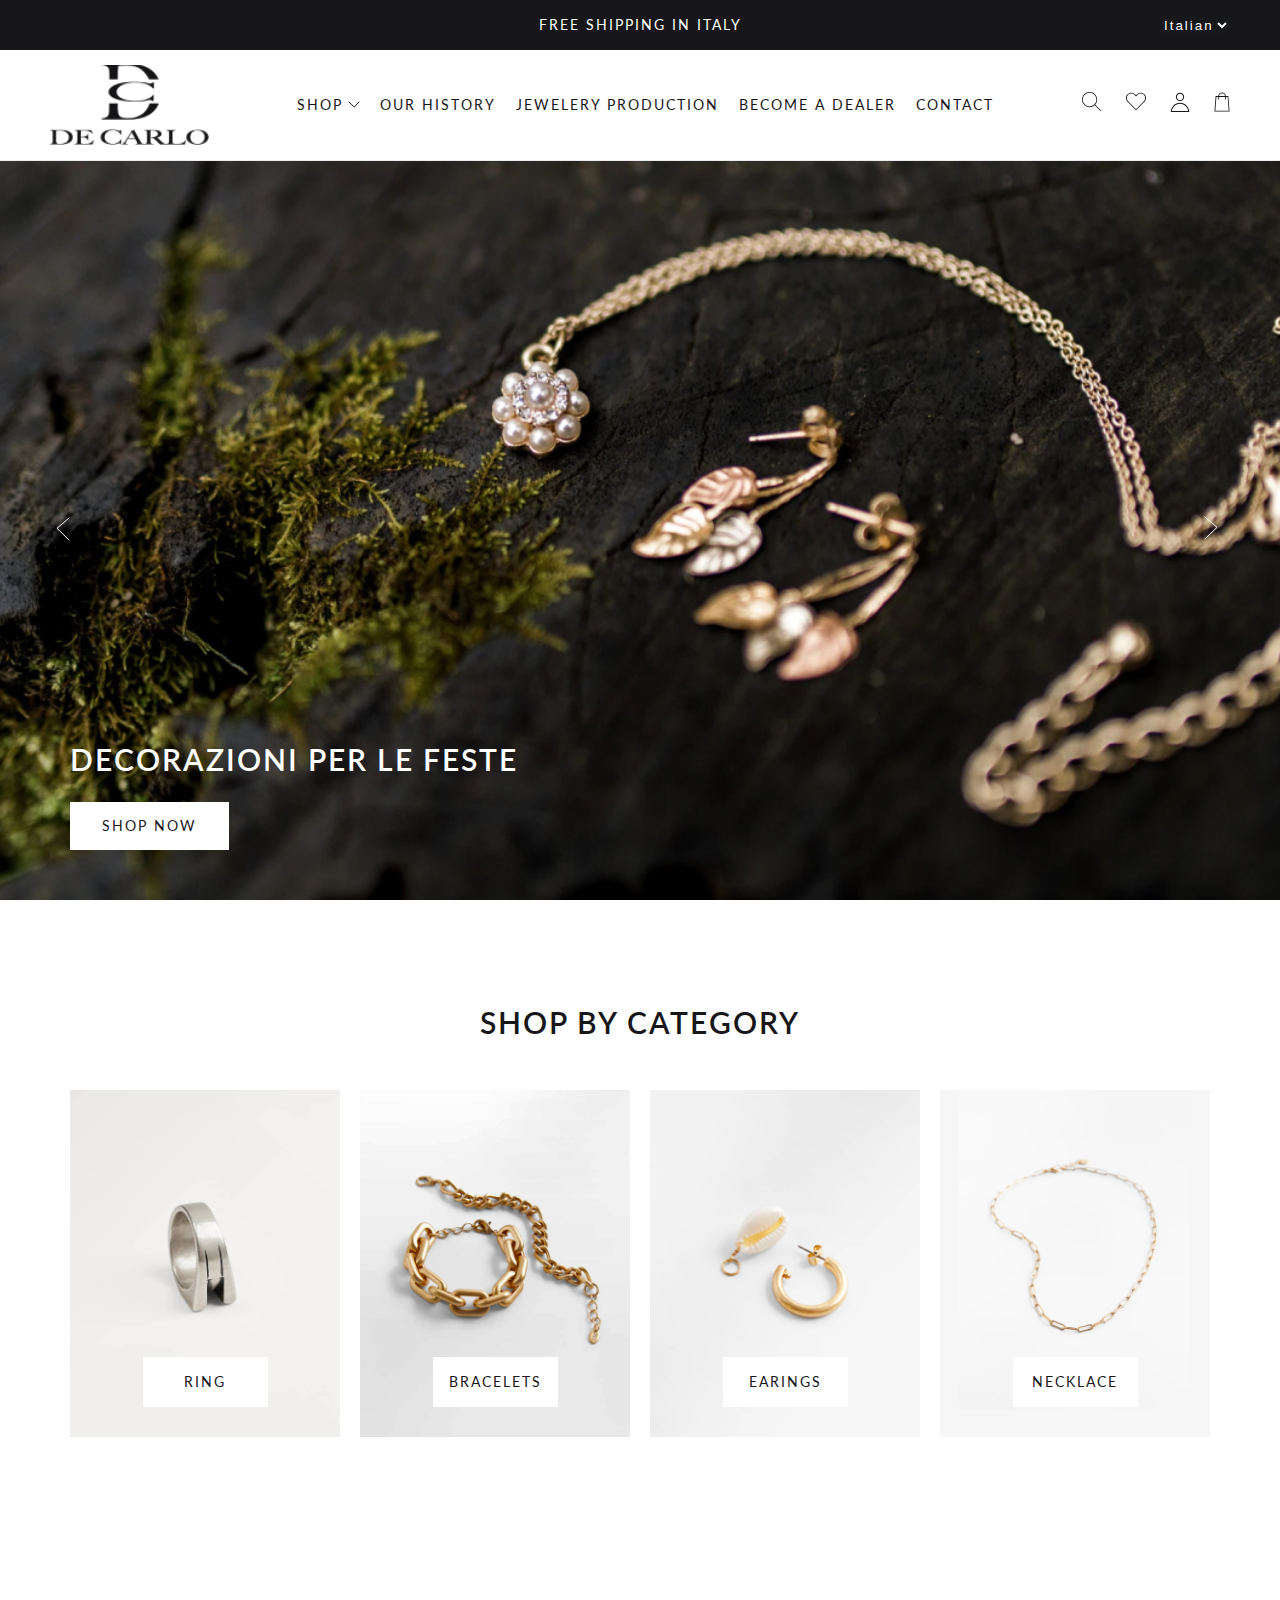
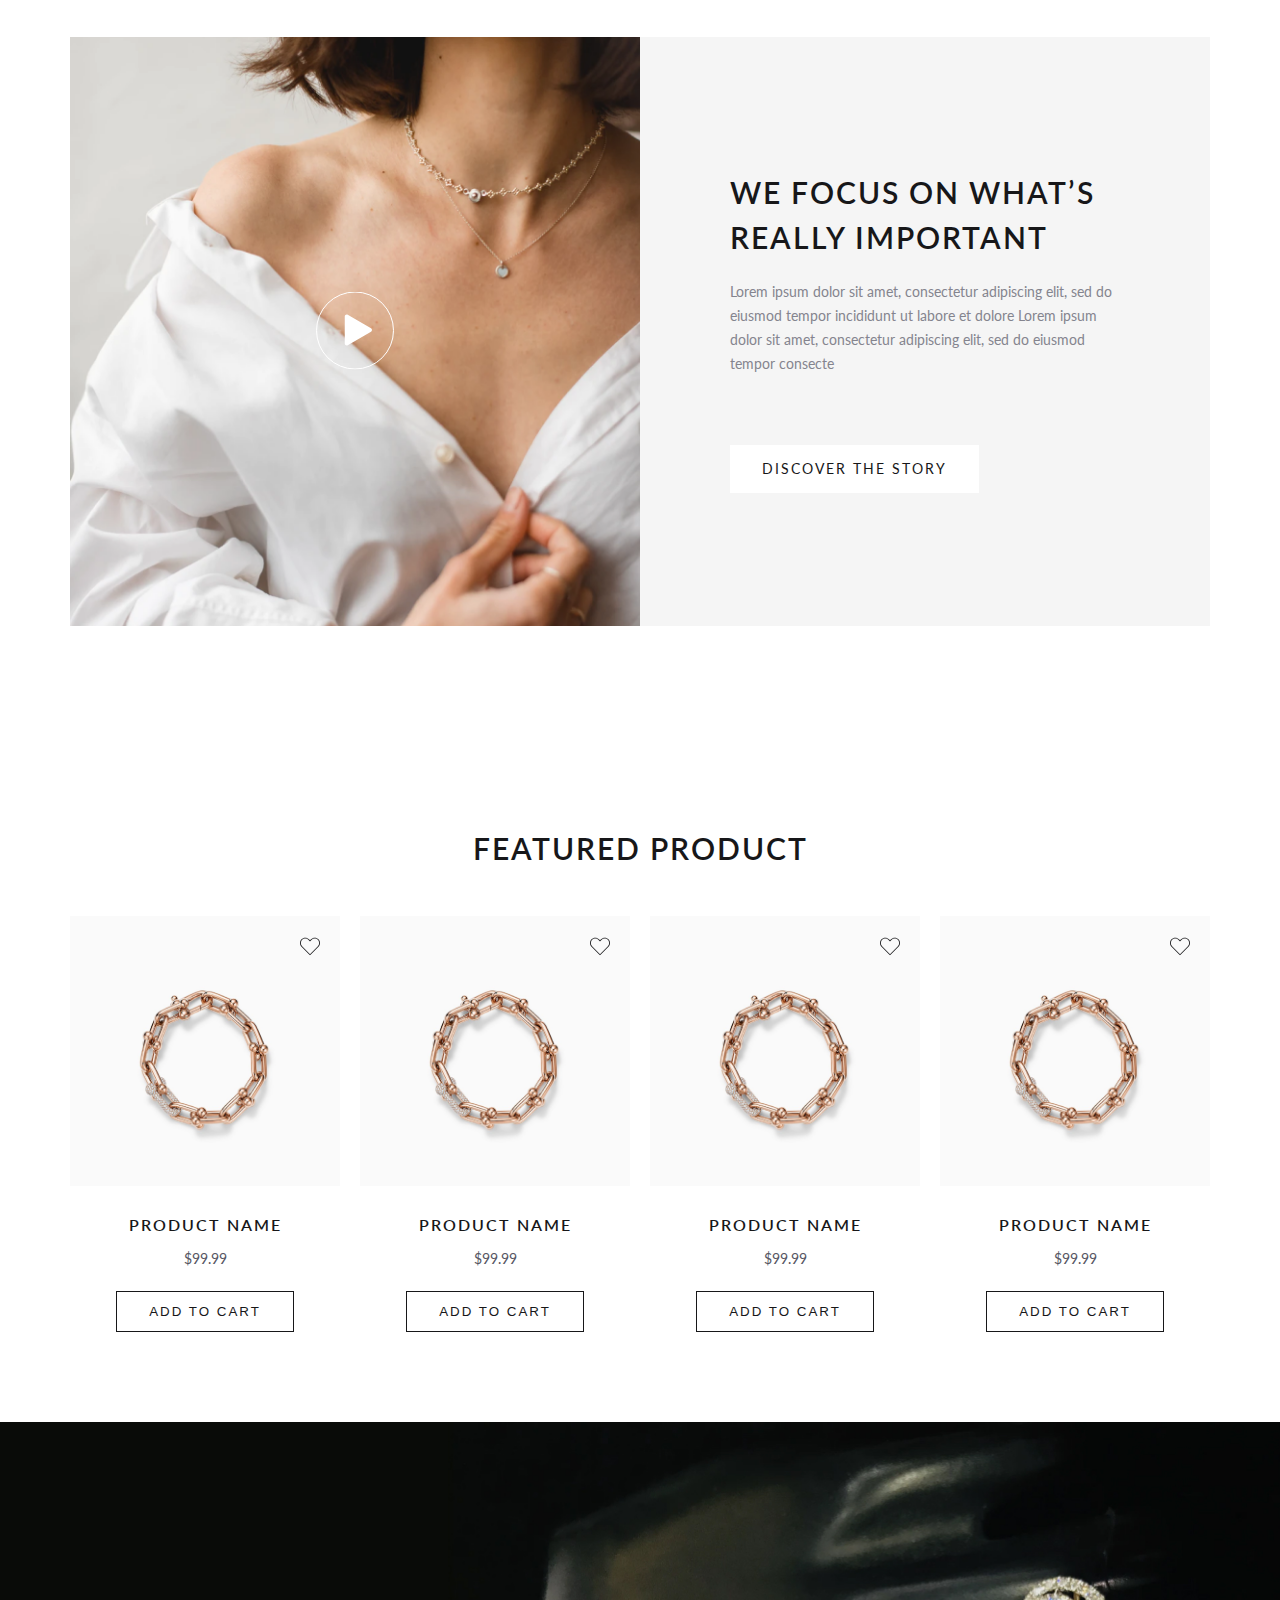
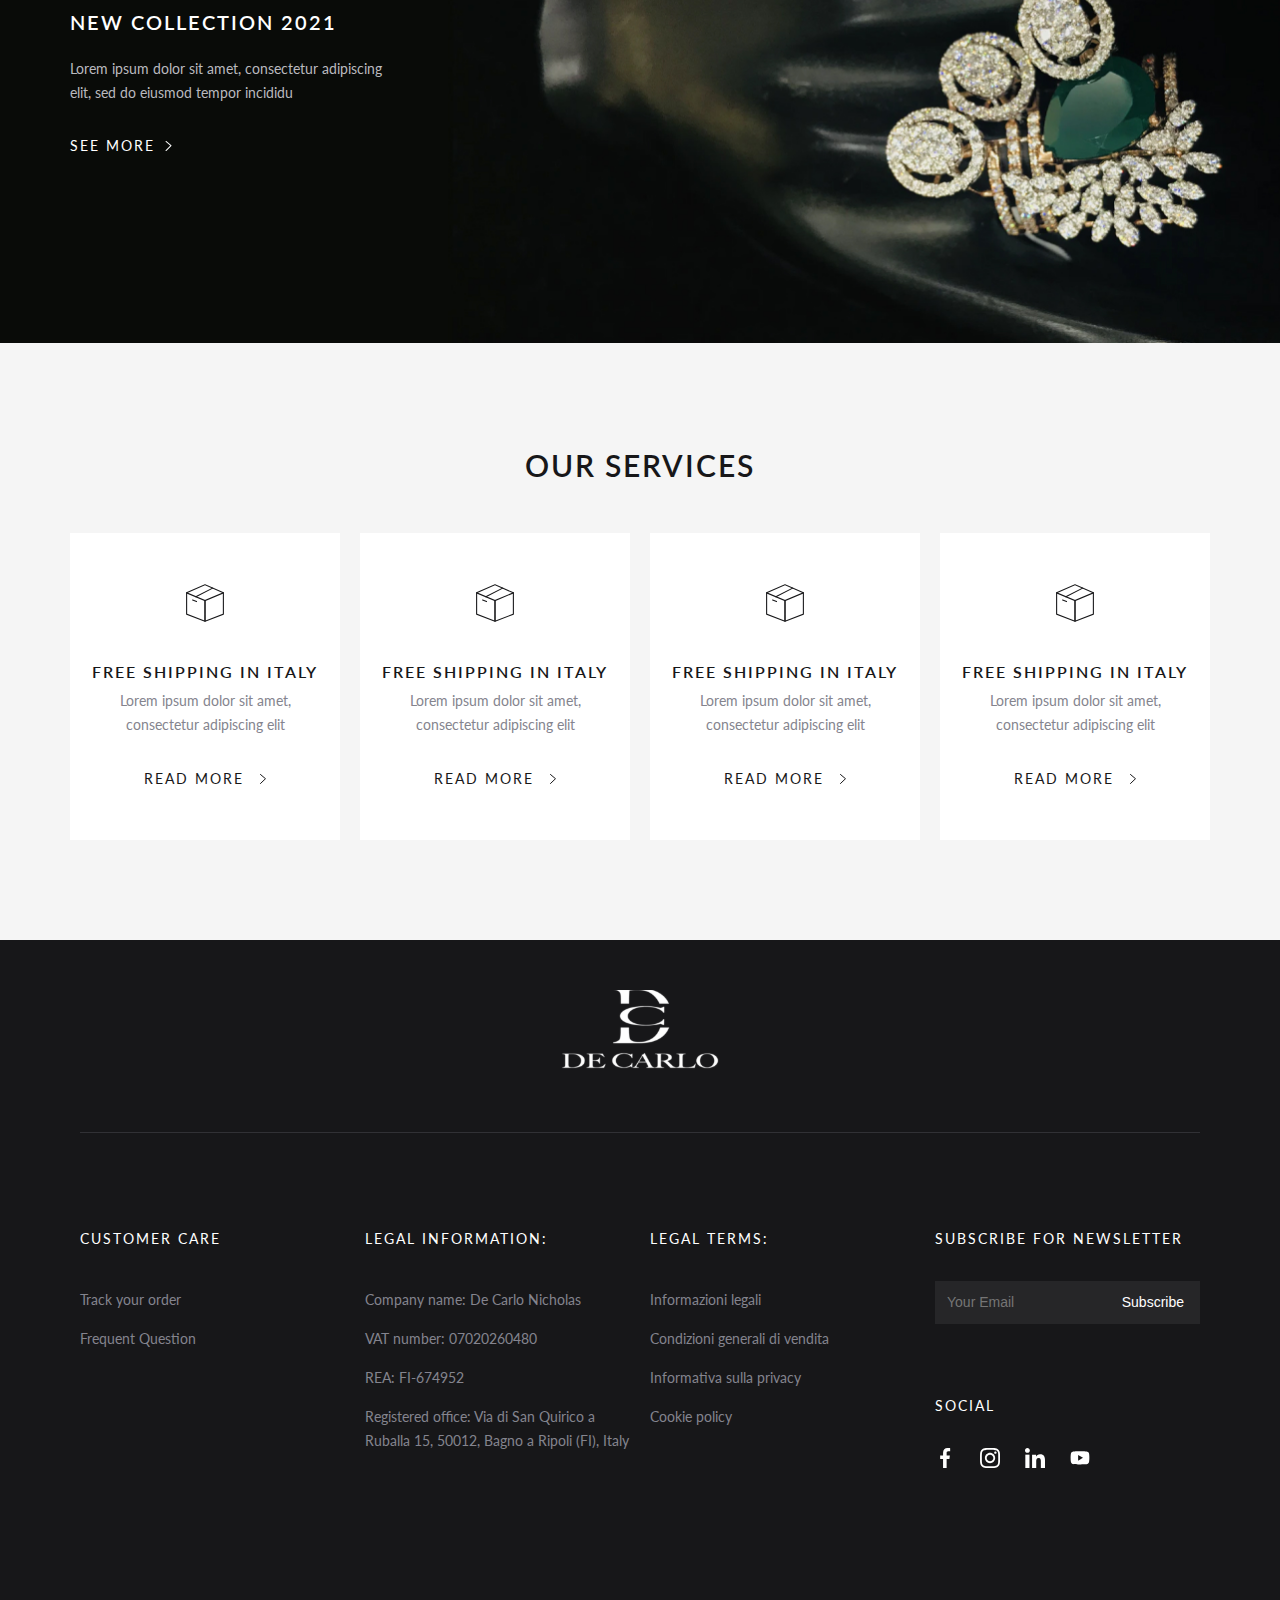
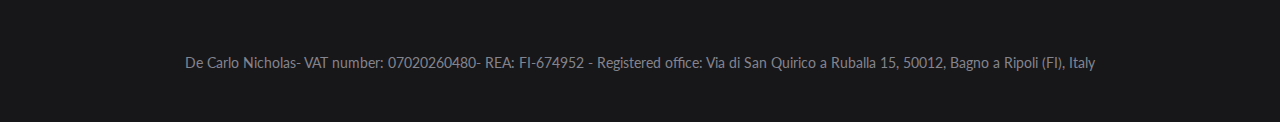
<file: index.html>
<!DOCTYPE html>
<html lang="en">
  <head>
    <meta charset="UTF-8" />
    <meta http-equiv="X-UA-Compatible" content="IE=edge" />
    <meta name="viewport" content="width=device-width, initial-scale=1.0" />
    <title>Decarlo By Thịnh</title>
    <link rel="stylesheet" href="./assets/css/main.css"/>
    <script src="https://ajax.googleapis.com/ajax/libs/jquery/3.1.1/jquery.min.js"></script>
    <!-- google font -->
    <link rel="preconnect" href="https://fonts.googleapis.com" />
    <link rel="preconnect" href="https://fonts.gstatic.com" crossorigin />
    <link
      href="https://fonts.googleapis.com/css2?family=Lato:wght@400;700&family=Roboto:wght@300;500&display=swap"
      rel="stylesheet"
    />
    <!-- end google font -->
  </head>
  <body>
    <div id="app">
      <!-- start header -->
      <header class="header">
        <div class="header__topbar">
          <div class="topbar__container">
            <p class="topbar__heading">FREE SHIPPING IN ITALY</p>
            <div class="topbar-select d-flex align-center">
              <select class="" name="select-qg" id="selectqg">
                <option value="">Italian</option>
                <option value="">Japan</option>
                <option value="">Korea</option>
              </select>
            </div>
          </div>
        </div>
        <div class="header__main d-flex">
          <a href="index.html" class="header__left">
            <img src="./assets/images/logo/logo.png" alt="logo" />
          </a>
          <nav class="header__nav d-flex flex-1 juistify-center align-center">
            <ul class="nav__items align-center d-none">
              <li class="nav__item">
                <a href="#" class=""
                  >SHOP
                  <span
                    ><img
                      style="margin: 0 0 2px 5px"
                      src="./assets/images/icon/dropblack.svg"
                      alt="" /></span
                ></a>
                <ul class="subnav">
                  <li class="d-block"><a href="collection.html">RING</a></li>
                  <li class="d-block"><a href="collection.html">BRACELETS</a></li>
                  <li class="d-block"><a href="collection.html">EARINGS</a></li>
                  <li class="d-block"><a href="collection.html">NECKLACE</a></li>
                </ul>
              </li>
              <li class="nav__item">
                <a href="history.html">OUR HISTORY</a>
              </li>
              <li class="nav__item">
                <a href="care-of-product.html">JEWELERY PRODUCTION</a>
              </li>
              <li class="nav__item">
                <a href="about.html">BECOME A DEALER</a>
              </li>
              <li class="nav__item">
                <a href="contact.html">CONTACT</a>
              </li>
            </ul>
          </nav>
          <div class="header__right">
            <div class="menu__items d-flex">
              <a href="#" class="menu__item">
                <img src="./assets/images/icon/search.svg" alt="icon" />
              </a>
              <a href="#" class="menu__item">
                <img src="./assets/images/icon/love.svg" alt="icon-imageion" />
              </a>
              <a href="#" class="menu__item">
                <img src="./assets/images/icon/user.svg" alt="icon" />
              </a>
              <a href="#" class="menu__item">
                <img src="./assets/images/icon/cart.svg" alt="icon" />
              </a>
              <button class="menu__item menu__button">
                <img
                  class="icon__menu"
                  src="./assets/images/icon/menu.svg"
                  alt="icon"
                />
                <img class="icon__close" src="./assets/images/icon/iconclose.svg" alt="">
              </button>
            </div>
          </div>
        </div>
      </header>
      <!-- end header -->

      <!-- start section slider -->
      <section class="slider">
        <div class="slider__arrow d-flex">
          <button class="slider__arrow--left" onclick="plusDivs(-1)">
            <img src="./assets/images/icon/arrow-left.svg" alt="trái" />
          </button>
          <div class="slider__arrow--center flex-1"></div>
          <button class="slider__arrow--right" onclick="plusDivs(1)">
            <img src="./assets/images/icon/arrow-right.svg" alt="phải" />
          </button>
        </div>
        <div class="sliders mySlides">
          <img src="./assets/images/slider/slider1.jpg" alt="slider1" />
          <div class="container">
            <div class="slider__content">
              <h2 class="slider__heading heading heading-1">
                DECORAZIONI PER LE FESTE
              </h2>
              <a href="collection.html" class="btn slider__btn">SHOP NOW</a>
            </div>
          </div>
        </div>
        <div class="sliders mySlides">
          <img src="./assets/images/slider/slider2.png" alt="slider2" />
          <div class="container">
            <div class="slider__content">
              <h2 class="slider__heading heading heading-1">NỘI DUNG 2</h2>
              <a href="collection.html" class="btn slider__btn">SHOP NOW</a>
            </div>
          </div>
        </div>
        <div class="sliders mySlides">
          <img src="./assets/images/banner/banner3.png" alt="slider2" />
          <div class="container">
            <div class="slider__content">
              <h2 class="slider__heading heading heading-1">NỘI DUNG 3</h2>
              <a href="collection.html" class="btn slider__btn">SHOP NOW</a>
            </div>
          </div>
        </div>
      </section>
      <!-- end section slider -->

      <!-- start section category -->
      <section class="category pd-section-2">
        <div class="container">
          <div class="row">
            <div class="col">
              <h2 class="heading heading-1 text-center">SHOP BY CATEGORY</h2>
            </div>
          </div>
          <div class="row category__container mg-t-container">
            <div
              class="col col-sm-6 col-md-3"
              style="--w: 6; --w-sm: 6; --w-md: 3"
            >
              <div class="card">
                <img
                  class="w-100"
                  src="./assets/images/products/category1.png"
                  alt="image-category"
                />
                <a
                  href="collection.html"
                  class="btn category__btn d-flex juistify-center align-center"
                  >RING</a
                >
              </div>
            </div>
            <div
              class="col col-sm-6 col-md-3"
              style="--w: 6; --w-sm: 6; --w-md: 3"
            >
              <div class="card">
                <img
                  class="w-100"
                  src="./assets/images/products/category2.png"
                  alt="image-category"
                />
                <a
                  href="collection.html"
                  class="btn category__btn d-flex juistify-center align-center"
                  >BRACELETS</a
                >
              </div>
            </div>
            <div
              class="col col-sm-6 col-md-3"
              style="--w: 6; --w-sm: 6; --w-md: 3"
            >
              <div class="card">
                <img
                  class="w-100"
                  src="./assets/images/products/category3.png"
                  alt="image-category"
                />
                <a
                  href="collection.html"
                  class="btn category__btn d-flex juistify-center align-center"
                  >EARINGS</a
                >
              </div>
            </div>
            <div
              class="col col-sm-6 col-md-3"
              style="--w: 6; --w-sm: 6; --w-md: 3"
            >
              <div class="card">
                <img
                  class="w-100"
                  src="./assets/images/products/category4.png"
                  alt="image-category"
                />
                <a
                  href="collection.html"
                  class="btn category__btn d-flex juistify-center align-center"
                  >NECKLACE</a
                >
              </div>
            </div>
          </div>
        </div>
      </section>
      <!-- end section category -->

      <!-- start section text-image -->
      <section class="text-image pd-section">
        <div class="container">
          <div class="text-image__items">
            <div class="text-image__video">
              <img
                class="text-image__img w-100"
                src="./assets/images/banner/banner1.png"
                alt=""
              />
              <button class="vpop text-image__player" data-type="youtube" data-id="" data-autoplay='true'>
                <img src="./assets/images/icon/player.svg" alt="" />
              </button>
            </div>
            <div class="text-image__content">
              <h2 class="text-image__heading heading heading-1">
                WE FOCUS ON WHAT’S REALLY IMPORTANT
              </h2>
              <p>
                Lorem ipsum dolor sit amet, consectetur adipiscing elit, sed do
                eiusmod tempor incididunt ut labore et dolore Lorem ipsum dolor
                sit amet, consectetur adipiscing elit, sed do eiusmod tempor
                consecte
              </p>
              <a href="collection.html" class="btn text-image__btn"
                >DISCOVER THE STORY</a
              >
            </div>
          </div>
        </div>
        <div id="video-popup-overlay"></div>

        <div id="video-popup-container">
          <div id="video-popup-close" class="fade">&#10006;</div>
          <div id="video-popup-iframe-container">
            <iframe id="video-popup-iframe" width="773" height="435" src="https://www.youtube.com/embed/LWlggUg3jXc" title="Hành trình sáng tạo các tuyệt tác trang sức PNJ trong 29 năm" frameborder="0" allow="accelerometer; autoplay; clipboard-write; encrypted-media; gyroscope; picture-in-picture; web-share" allowfullscreen></iframe>
          </div>
        </div>
      </section>
      <!-- end section text-image -->

      <!-- start section product -->
      <section class="product pd-section pd-section-2">
        <div class="container">
          <div class="row">
            <div class="col">
              <h2 class="heading heading-1 text-center">FEATURED PRODUCT</h2>
            </div>
          </div>
          <div class="product__items mg-t-container">
            <div class="product__item">
              <div class="product__content">
                <button
                  type="submit"
                  class="product__wishlist"
                  name="addWishList"
                >
                  <img src="./assets/images/icon/love.svg" alt="icon-image" />
                </button>

                <a href="product-detail.html"
                  ><img
                    class="w-100"
                    src="./assets/images/products/product1.png"
                    alt="product imgage"
                /></a>
                <h3 class="product__name heading heading-4 d-block">PRODUCT NAME</h3>
                <span class="product__rice d-block">$99.99</span>
                <button class="product__btn btn">ADD TO CART</button>
              </div>
            </div>
            <div class="product__item">
              <div class="product__content">
                <button
                  type="submit"
                  class="product__wishlist"
                  name="addWishList"
                >
                  <img src="./assets/images/icon/love.svg" alt="icon-image" />
                </button>
                <a href="product-detail.html"
                  ><img
                    class="w-100"
                    src="./assets/images/products/product1.png"
                    alt="product imgage"
                /></a>
                <h3 class="product__name heading heading-4">PRODUCT NAME</h3>
                <span class="product__rice">$99.99</span>
                <button class="product__btn btn">ADD TO CART</button>
              </div>
            </div>
            <div class="product__item">
              <div class="product__content">
                <button
                  type="submit"
                  class="product__wishlist"
                  name="addWishList"
                >
                  <img src="./assets/images/icon/love.svg" alt="icon-image" />
                </button>

                <a href="product-detail.html"
                  ><img
                    class="w-100"
                    src="./assets/images/products/product1.png"
                    alt="product imgage"
                /></a>
                <h3 class="product__name heading heading-4">PRODUCT NAME</h3>
                <span class="product__rice">$99.99</span>
                <button class="product__btn btn">ADD TO CART</button>
              </div>
            </div>
            <div class="product__item">
              <div class="product__content">
                <button
                  type="submit"
                  class="product__wishlist"
                  name="addWishList"
                >
                  <img src="./assets/images/icon/love.svg" alt="icon-image" />
                </button>

                <a href="product-detail.html"
                  ><img
                    class="w-100"
                    src="./assets/images/products/product1.png"
                    alt="product imgage"
                /></a>
                <h3 class="product__name heading heading-4">PRODUCT NAME</h3>
                <span class="product__rice">$99.99</span>
                <button class="product__btn btn">ADD TO CART</button>
              </div>
            </div>
          </div>
        </div>
      </section>
      <!-- end section product -->

      <!-- start section banner -->
      <section class="banner d-flex align-center">
        <div class="container d-flex align-center">
          <div class="banner__content">
            <h2 class="banner__heading heading heading-3">
              NEW COLLECTION 2021
            </h2>
            <p class="banner__text">
              Lorem ipsum dolor sit amet, consectetur adipiscing elit, sed do
              eiusmod tempor incididu
            </p>
            <div class="banner__info d-flex">
              <a  href="#">SEE MORE</a>
              <img src="./assets/images/icon/info-next.svg" alt="next-image" />
            </div>
          </div>
        </div>
      </section>
      <!-- end section banner -->

      <!-- start section parner -->
      <section class="partner pd-section-2">
        <div class="container">
          <div class="row">
            <div class="col">
              <h2 class="heading heading-1 text-center">OUR SERVICES</h2>
            </div>
          </div>
          <div class="row mg-t-container">
            <div class="col" style="--w-md: 6; --w-lg: 3">
              <div class="card partner__item">
                <div class="partner__image">
                  <img src="./assets/images/icon/box.svg" alt="logo-partner" />
                </div>
                <h3 class="partner__heading heading heading-4">
                  FREE SHIPPING IN ITALY
                </h3>
                <p class="partner__text">
                  Lorem ipsum dolor sit amet, consectetur adipiscing elit
                </p>
                <div class="partner__info">
                  <a href="#"> READ MORE </a>
                  <img
                    src="./assets/images/icon/icon-next-black.svg"
                    alt="next-image"
                  />
                </div>
              </div>
            </div>
            <div class="col" style="--w-md: 6; --w-lg: 3">
              <div class="card partner__item">
                <div class="partner__image">
                  <img src="./assets/images/icon/box.svg" alt="logo-partner" />
                </div>
                <h3 class="partner__heading heading heading-4">
                  FREE SHIPPING IN ITALY
                </h3>
                <p class="partner__text">
                  Lorem ipsum dolor sit amet, consectetur adipiscing elit
                </p>
                <div class="partner__info">
                  <a href="#"> READ MORE </a>
                  <img
                    src="./assets/images/icon/icon-next-black.svg"
                    alt="next-image"
                  />
                </div>
              </div>
            </div>
            <div class="col" style="--w-md: 6; --w-lg: 3">
              <div class="card partner__item">
                <div class="partner__image">
                  <img src="./assets/images/icon/box.svg" alt="logo-partner" />
                </div>
                <h3 class="partner__heading heading heading-4">
                  FREE SHIPPING IN ITALY
                </h3>
                <p class="partner__text">
                  Lorem ipsum dolor sit amet, consectetur adipiscing elit
                </p>
                <div class="partner__info">
                  <a href="#"> READ MORE </a>
                  <img
                    src="./assets/images/icon/icon-next-black.svg"
                    alt="next-image"
                  />
                </div>
              </div>
            </div>
            <div class="col" style="--w-md: 6; --w-lg: 3">
              <div class="card partner__item">
                <div class="partner__image">
                  <img src="./assets/images/icon/box.svg" alt="logo-partner" />
                </div>
                <h3 class="partner__heading heading heading-4">
                  FREE SHIPPING IN ITALY
                </h3>
                <p class="partner__text">
                  Lorem ipsum dolor sit amet, consectetur adipiscing elit
                </p>
                <div class="partner__info">
                  <a href="#"> READ MORE </a>
                  <img
                    src="./assets/images/icon/icon-next-black.svg"
                    alt="next-image"
                  />
                </div>
              </div>
            </div>
          </div>
        </div>
      </section>
      <!-- end section parner -->

      <!-- start footer -->
      <footer class="footer">
        <div class="container">
          <div class="row logo__box">
            <div class="col">
              <div class="footer__logo">
                <img src="./assets/images/logo/logo.svg" alt="logo" />
              </div>
            </div>
          </div>
          <div class="row footer__content">
            <div class="col footer__care" style="--w-md: 6; --w-lg: 3">
              <h3 class="footer__heading">CUSTOMER CARE</h3>
              <ul class="footer__items">
                <li class="footer__item">
                  <a href="#">Track your order</a>
                </li>
                <li class="footer__item">
                  <a href="faq.html">Frequent Question</a>
                </li>
              </ul>
            </div>
            <div class="col footer__information" style="--w-md: 6; --w-lg: 3">
              <h3 class="footer__heading">LEGAL INFORMATION:</h3>
              <ul class="footer__items">
                <li class="footer__item">Company name: De Carlo Nicholas</li>
                <li class="footer__item">VAT number: 07020260480</li>
                <li class="footer__item">REA: FI-674952</li>
                <li class="footer__item">
                  Registered office: Via di San Quirico a Ruballa 15, 50012,
                  Bagno a Ripoli (FI), Italy
                </li>
              </ul>
            </div>
            <div class="col footer__terms" style="--w-md: 6; --w-lg: 3">
              <h3 class="footer__heading">LEGAL TERMS:</h3>
              <ul class="footer__items">
                <li class="footer__item">
                  <a href="#">Informazioni legali</a>
                </li>
                <li class="footer__item">
                  <a href="#"> Condizioni generali di vendita </a>
                </li>
                <li class="footer__item">
                  <a href="#">Informativa sulla privacy</a>
                </li>
                <li class="footer__item">
                  <a href="#">Cookie policy</a>
                </li>
              </ul>
            </div>
            <div class="col footer__social" style="--w-md: 6; --w-lg: 3">
              <h3 class="footer__heading">SUBSCRIBE FOR NEWSLETTER</h3>
              <div class="footer__input">
                <form action="#">
                  <input type="email" placeholder="Your Email" />
                  <button type="submit">Subscribe</button>
                </form>
              </div>
              <h3 class="footer__heading">SOCIAL</h3>
              <ul class="social__items d-flex">
                <li>
                  <a href="https://www.facebook.com/edricdang310"
                    ><img
                      src="./assets/images/icon/facebook.svg"
                      class="social__item"
                      alt="facebook"
                  /></a>
                </li>
                <li>
                  <a href="https://www.instagram.com/deleteallstartagain.2k/"
                    ><img
                      src="./assets/images/icon/instagram.svg"
                      class="social__item"
                      alt="instagram"
                  /></a>
                </li>
                <li>
                  <a href="https://www.linkedin.com/in/dhthinh/"
                    ><img
                      src="./assets/images/icon/linkedin.svg"
                      class="social__item"
                      alt="linkedin"
                  /></a>
                </li>
                <li>
                  <a
                    href="https://www.youtube.com/channel/UCjzcCjVwHkngCWX-VlDtLtQ"
                    ><img
                      src="./assets/images/icon/youtube.svg"
                      class="social__item"
                      alt="youtube"
                  /></a>
                </li>
              </ul>
            </div>
          </div>
          <div class="row footer__bottom">
            <div class="col">
              <p>
                De Carlo Nicholas- VAT number: 07020260480- REA: FI-674952 -
                Registered office: Via di San Quirico a Ruballa 15, 50012, Bagno
                a Ripoli (FI), Italy
              </p>
            </div>
          </div>
        </div>
      </footer>
      <!-- end footer -->
    </div>
    <!-- Javascript -->
    <script src="./assets/js/main.js"></script>
    <script src="./assets/js/slider.js"></script>
  </body>
</html>
</file>
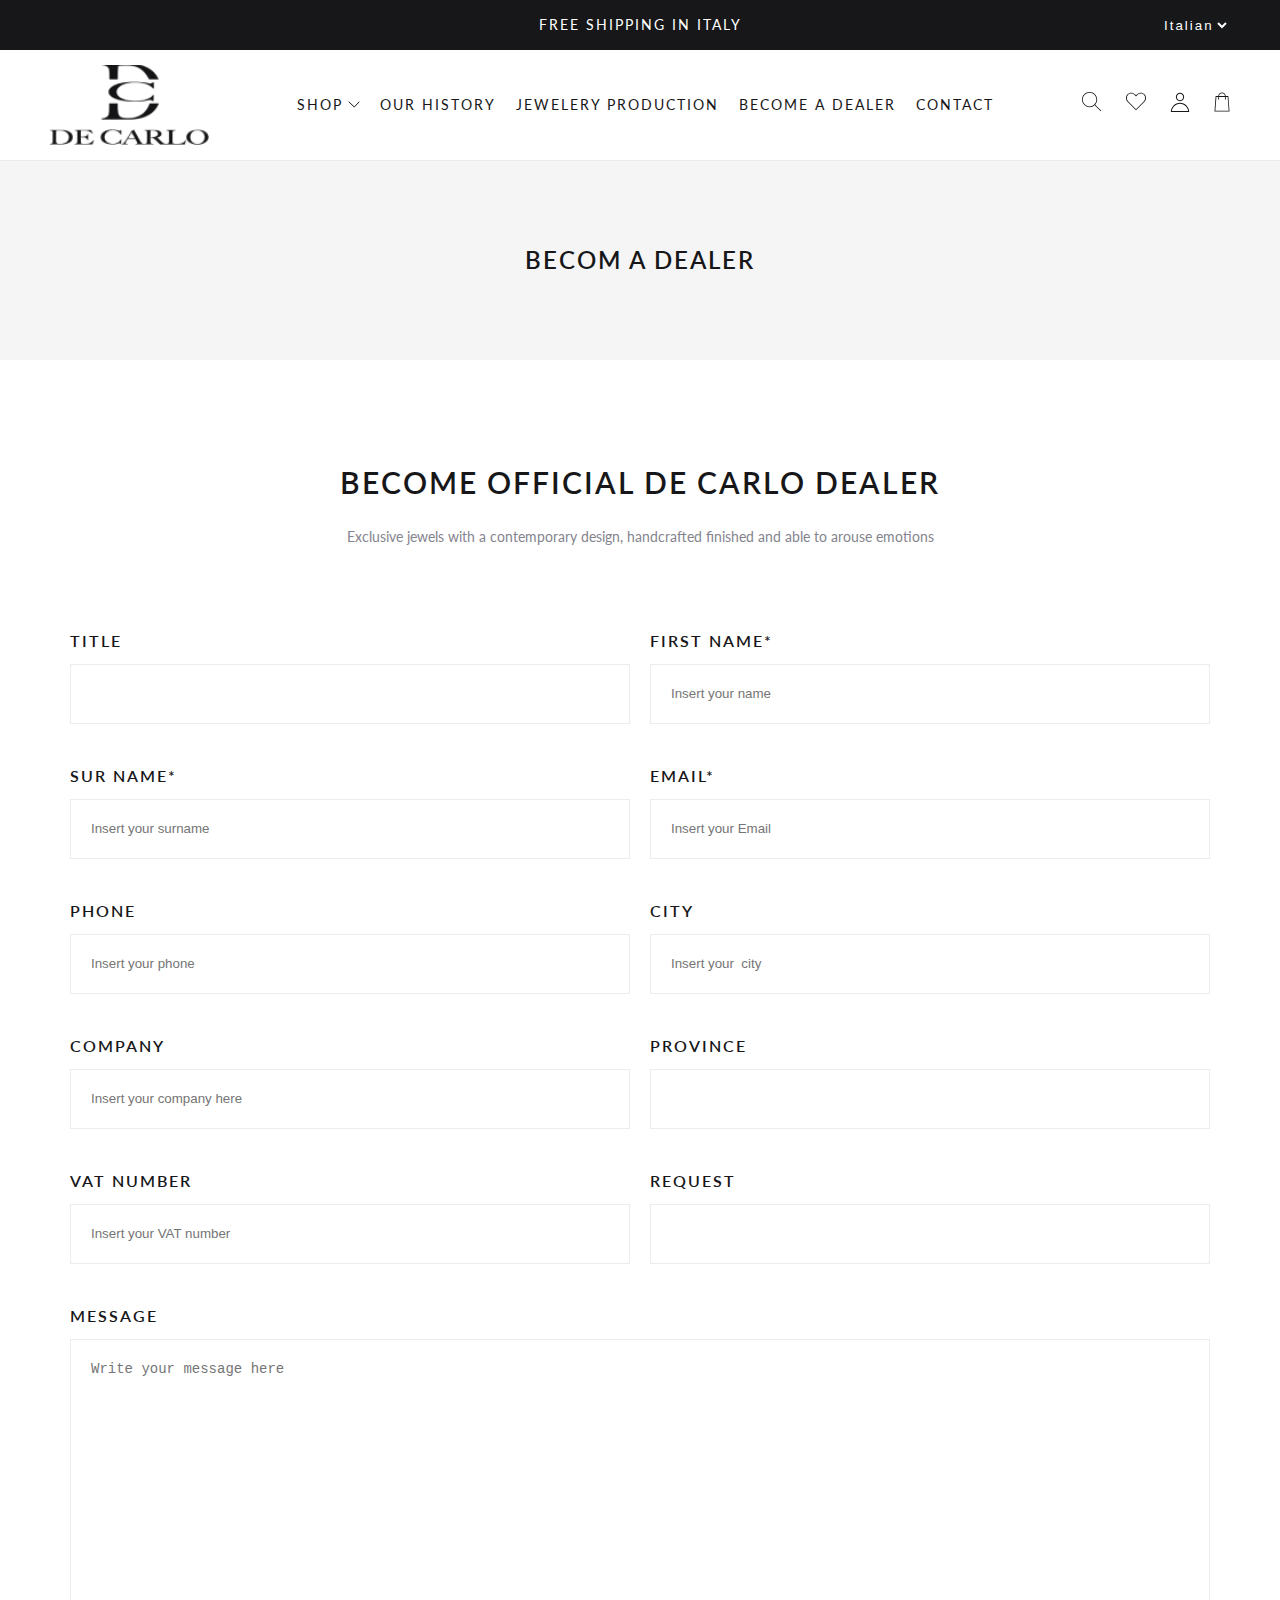
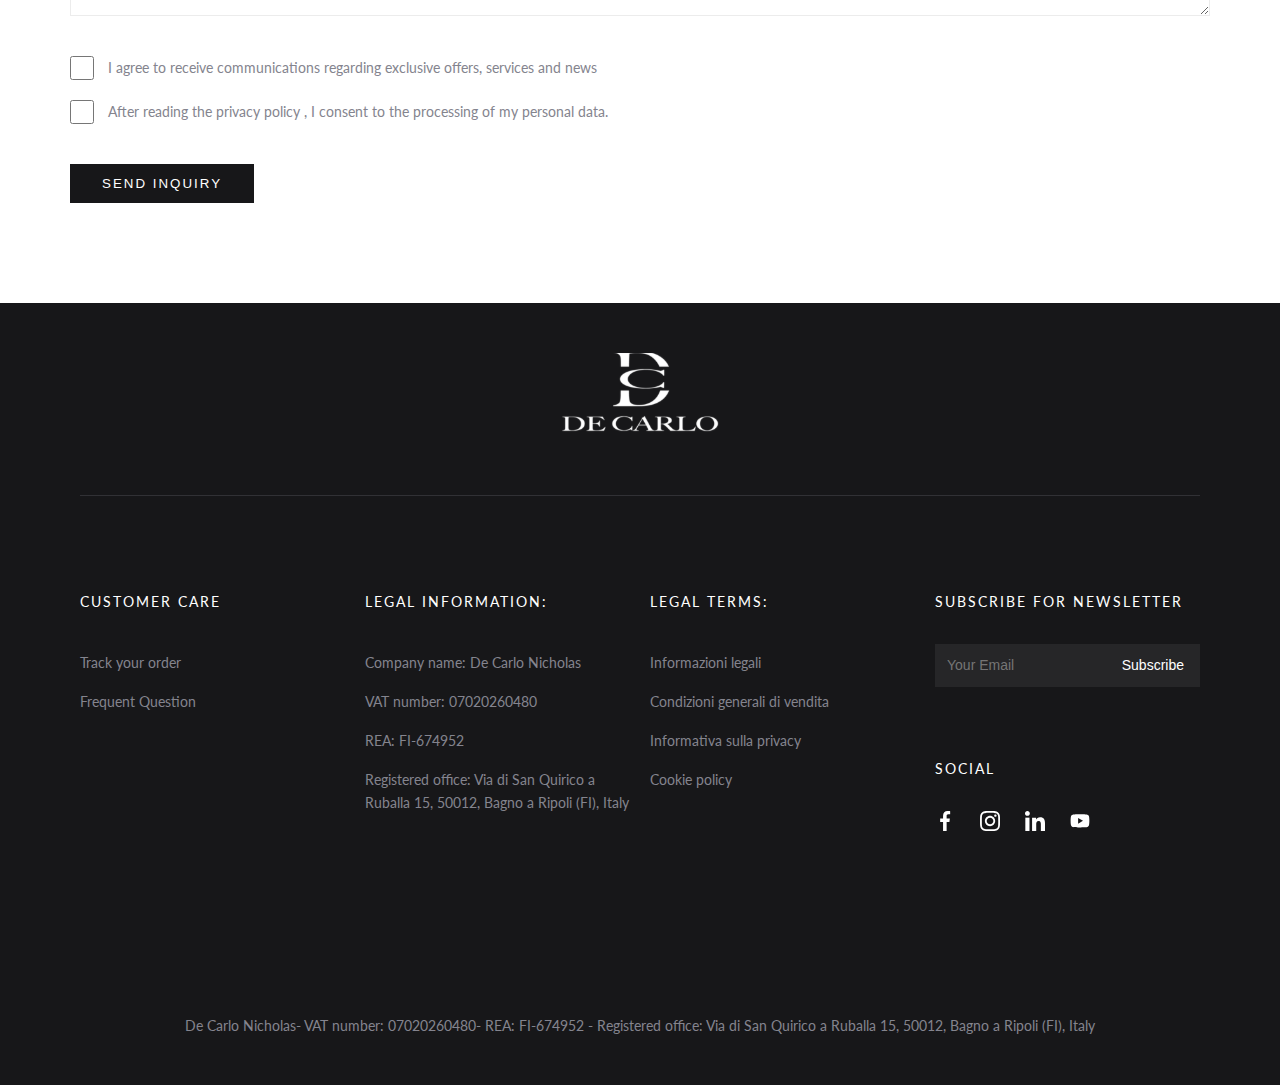
<file: about.html>
<!DOCTYPE html>
<html lang="en">
  <head>
    <meta charset="UTF-8" />
    <meta http-equiv="X-UA-Compatible" content="IE=edge" />
    <meta name="viewport" content="width=device-width, initial-scale=1.0" />
    <title>About Us</title>
    <link rel="stylesheet" href="./assets/css/main.css" />
    <!-- google font -->
    <link rel="preconnect" href="https://fonts.googleapis.com" />
    <link rel="preconnect" href="https://fonts.gstatic.com" crossorigin />
    <link
      href="https://fonts.googleapis.com/css2?family=Lato:wght@400;700&family=Roboto:wght@300;500&display=swap"
      rel="stylesheet"
    />
    <!-- end google font-->
  </head>
  <body>
    <div id="about">
      <!-- start header -->
      <header class="header">
        <div class="header__topbar">
          <div class="topbar__container">
            <p class="topbar__heading">FREE SHIPPING IN ITALY</p>
            <div class="topbar-select d-flex align-center">
              <select class="" name="select-qg" id="selectqg">
                <option value="">Italian</option>
                <option value="">Japan</option>
                <option value="">Korea</option>
              </select>
            </div>
          </div>
        </div>
        <div class="header__main d-flex">
          <a href="index.html" class="header__left">
            <img src="./assets/images/logo/logo.png" alt="logo" />
          </a>
          <nav class="header__nav d-flex flex-1 juistify-center align-center">
            <ul class="nav__items align-center d-none">
              <li class="nav__item">
                <a href="#" class=""
                  >SHOP
                  <span
                    ><img
                      style="margin: 0 0 2px 5px"
                      src="./assets/images/icon/dropblack.svg"
                      alt="" /></span
                ></a>
                <ul class="subnav">
                  <li class="d-block"><a href="collection.html">RING</a></li>
                  <li class="d-block"><a href="collection.html">BRACELETS</a></li>
                  <li class="d-block"><a href="collection.html">EARINGS</a></li>
                  <li class="d-block"><a href="collection.html">NECKLACE</a></li>
                </ul>
              </li>
              <li class="nav__item">
                <a href="history.html">OUR HISTORY</a>
              </li>
              <li class="nav__item">
                <a href="care-of-product.html">JEWELERY PRODUCTION</a>
              </li>
              <li class="nav__item">
                <a href="about.html">BECOME A DEALER</a>
              </li>
              <li class="nav__item">
                <a href="contact.html">CONTACT</a>
              </li>
            </ul>
          </nav>
          <div class="header__right">
            <div class="menu__items d-flex">
              <a href="#" class="menu__item">
                <img src="./assets/images/icon/search.svg" alt="icon" />
              </a>
              <a href="#" class="menu__item">
                <img src="./assets/images/icon/love.svg" alt="icon-imageion" />
              </a>
              <a href="#" class="menu__item">
                <img src="./assets/images/icon/user.svg" alt="icon" />
              </a>
              <a href="#" class="menu__item">
                <img src="./assets/images/icon/cart.svg" alt="icon" />
              </a>
              <button class="menu__item menu__button">
                <img
                  class="icon__menu"
                  src="./assets/images/icon/menu.svg"
                  alt="icon"
                />
                <img class="icon__close" src="./assets/images/icon/iconclose.svg" alt="">
              </button>
            </div>
          </div>
        </div>
      </header>
      <!-- end header -->

      <!-- start section brand name -->
      <section class="brand">
        <div class="d-flex juistify-center">
          <h1 class="brand__name heading heading-2">BECOM A DEALER</h1>
        </div>
      </section>
      <!-- end section brand name -->

      <!-- start form -->
      <section class="dealer pd-section">
        <div class="container">
          <div class="section__title text-center">
            <h2 class="heading heading-1">BECOME OFFICIAL DE CARLO DEALER</h2>
            <p>
              Exclusive jewels with a contemporary design, handcrafted finished
              and able to arouse emotions
            </p>
          </div>
          <form action="#" class="">
            <div class="row">
              <div class="col" style="--w-xl:6;">
                <label for="title-name" class="dealer__lable heading heading-4"
                  >TITLE</label
                >
                <input type="text" class="dealer__input" id="title-name"/>
              </div>
              <div class="col" style="--w-xl:6;">
                <label for="first-name" class="dealer__lable heading heading-4"
                  >FIRST NAME*</label
                >
                <input
                  type="text"
                  name="name"
                  id="first-name"
                  class="dealer__input"
                  placeholder="Insert your name"
                />
              </div>
            </div>
            <div class="row">
              <div class="col" style="--w-xl:6;">
                <label for="sur-name" class="dealer__lable heading heading-4"
                  >SUR NAME*</label
                >
                <input
                  type="text"
                  class="dealer__input"
                  id="sur-name"
                  placeholder="Insert your surname"
                />
              </div>
              <div class="col" style="--w-xl:6;">
                <label for="email-name" class="dealer__lable heading heading-4"
                  >EMAIL*</label
                >
                <input
                  type="text"
                  name="email"
                  class="dealer__input"
                  id="email-name"
                  placeholder="Insert your Email"
                />
              </div>
            </div>
            <div class="row">
              <div class="col" style="--w-xl:6;">
                <label for="phone-name" class="dealer__lable heading heading-4"
                  >PHONE</label
                >
                <input
                  type="text"
                  name="phone"
                  id="phone-name"
                  class="dealer__input"
                  placeholder="Insert your phone"
                />
              </div>
              <div class="col" style="--w-xl:6;">
                <label for="city-name" class="dealer__lable heading heading-4"
                  >CITY</label
                >
                <input
                  type="text"
                  class="dealer__input"
                  id="city-name"
                  placeholder="Insert your  city"
                />
              </div>
            </div>
            <div class="row">
              <div class="col" style="--w-xl:6;">
                <label
                  for="comparyname"
                  class="dealer__lable heading heading-4"
                  >COMPANY</label
                >
                <input
                  type="text"
                  class="dealer__input"
                  id="comparyname"
                  placeholder="Insert your company here"
                />
              </div>
              <div class="col" style="--w-xl:6;">
                <label
                  for="province-name"
                  class="dealer__lable heading heading-4"
                  >PROVINCE</label
                >
                <input type="text" class="dealer__input" id="province-name" />
              </div>
            </div>
            <div class="row">
              <div class="col" style="--w-xl:6;">
                <label for="vat-number" class="dealer__lable heading heading-4"
                  >VAT NUMBER</label
                >
                <input
                  type="text"
                  class="dealer__input"
                  placeholder="Insert your VAT number"
                  id="vat-number"
                />
              </div>
              <div class="col" style="--w-xl:6;">
                <label for="request-name" class="dealer__lable heading heading-4"
                  >REQUEST</label
                >
                <input type="text" class="dealer__input" id="request-name" />
              </div>
            </div>
            <div class="row">
              <div class="col col-xl-12">
                <label for="message-text" class="dealer__lable heading heading-4"
                  >MESSAGE</label
                >
                <textarea
                  name="message"
                  class="dearler__textarea"
                  id="message-text"
                  cols="30"
                  rows="10"
                  placeholder="Write your message here"
                ></textarea>
              </div>
            </div>
            <div class="row dealer__checkbox">
              <div class="col d-flex" style="--w-xl:12">
                <input type="checkbox" />
                <p>
                  I agree to receive communications regarding exclusive offers,
                  services and news
                </p>
              </div>
            </div>
            <div class="row dealer__checkbox">
              <div class="col d-flex" style="--w-xl:12">
                <input type="checkbox" />
                <p>
                  After reading the privacy policy , I consent to the processing
                  of my personal data.
                </p>
              </div>
            </div>
            <button class="btn dealer__btn" type="submit">SEND INQUIRY</button>
          </form>
        </div>
      </section>
      <!-- end form -->

      <!-- start footer -->
      <footer class="footer">
        <div class="container">
          <div class="row logo__box">
            <div class="col">
              <div class="footer__logo">
                <img src="./assets/images/logo/logo.svg" alt="logo" />
              </div>
            </div>
          </div>
          <div class="row footer__content">
            <div class="col footer__care" style="--w-md:6; --w-lg:3;">
              <h3 class="footer__heading">CUSTOMER CARE</h3>
              <ul class="footer__items">
                <li class="footer__item">
                  <a href="#">Track your order</a>
                </li>
                <li class="footer__item">
                  <a href="faq.html"
                    >Frequent Question</a
                  >
                </li>
              </ul>
            </div>
            <div class="col footer__information" style="--w-md:6; --w-lg:3;">
              <h3 class="footer__heading">
                LEGAL INFORMATION:
              </h3>
              <ul class="footer__items">
                <li class="footer__item">
                    Company name: De Carlo Nicholas
                </li>
                <li class="footer__item">
                  VAT number: 07020260480
                </li>
                <li class="footer__item">
                  REA: FI-674952
                </li>
                <li class="footer__item">
                    Registered office: Via di San Quirico a Ruballa 15, 50012,
                    Bagno a Ripoli (FI), Italy
                </li>
              </ul>
            </div>
            <div class="col footer__terms" style="--w-md:6; --w-lg:3;">
              <h3 class="footer__heading">LEGAL TERMS:</h3>
              <ul class="footer__items">
                <li class="footer__item">
                  <a href="#">Informazioni legali</a>
                </li>
                <li class="footer__item">
                  <a href="#">
                    Condizioni generali di vendita
                  </a>
                </li>
                <li class="footer__item">
                  <a href="#">Informativa sulla privacy</a>
                </li>
                <li class="footer__item">
                  <a href="#">Cookie policy</a>
                </li>
              </ul>
            </div>
            <div class="col footer__social" style="--w-md:6; --w-lg:3;">
              <h3 class="footer__heading">
                SUBSCRIBE FOR NEWSLETTER
              </h3>
              <div class="footer__input">
                <form action="#">
                  <input type="email" placeholder="Your Email" />
                  <button type="submit">Subscribe</button>
                </form>
              </div>
              <h3 class="footer__heading">SOCIAL</h3>
              <ul class="social__items d-flex">
                <li>
                  <a href="https://www.facebook.com/edricdang310"
                    ><img
                      src="./assets/images/icon/facebook.svg"
                      class="social__item"
                      alt="facebook"
                  /></a>
                </li>
                <li>
                  <a href="https://www.instagram.com/deleteallstartagain.2k/"
                    ><img
                      src="./assets/images/icon/instagram.svg"
                      class="social__item"
                      alt="instagram"
                  /></a>
                </li>
                <li>
                  <a href="https://www.linkedin.com/in/dhthinh/"
                    ><img
                      src="./assets/images/icon/linkedin.svg"
                      class="social__item"
                      alt="linkedin"
                  /></a>
                </li>
                <li>
                  <a
                    href="https://www.youtube.com/channel/UCjzcCjVwHkngCWX-VlDtLtQ"
                    ><img
                      src="./assets/images/icon/youtube.svg"
                      class="social__item"
                      alt="youtube"
                  /></a>
                </li>
              </ul>
            </div>
          </div>
          <div class="row footer__bottom">
            <div class="col">
              <p>
                De Carlo Nicholas- VAT number: 07020260480- REA: FI-674952 -
                Registered office: Via di San Quirico a Ruballa 15, 50012, Bagno
                a Ripoli (FI), Italy
              </p>
            </div>
          </div>
        </div>
      </footer>
      <!-- end footer -->
    </div>
    <!-- Javascript -->
    <script src="./assets/js/main.js"></script>
  </body>
</html>
</file>
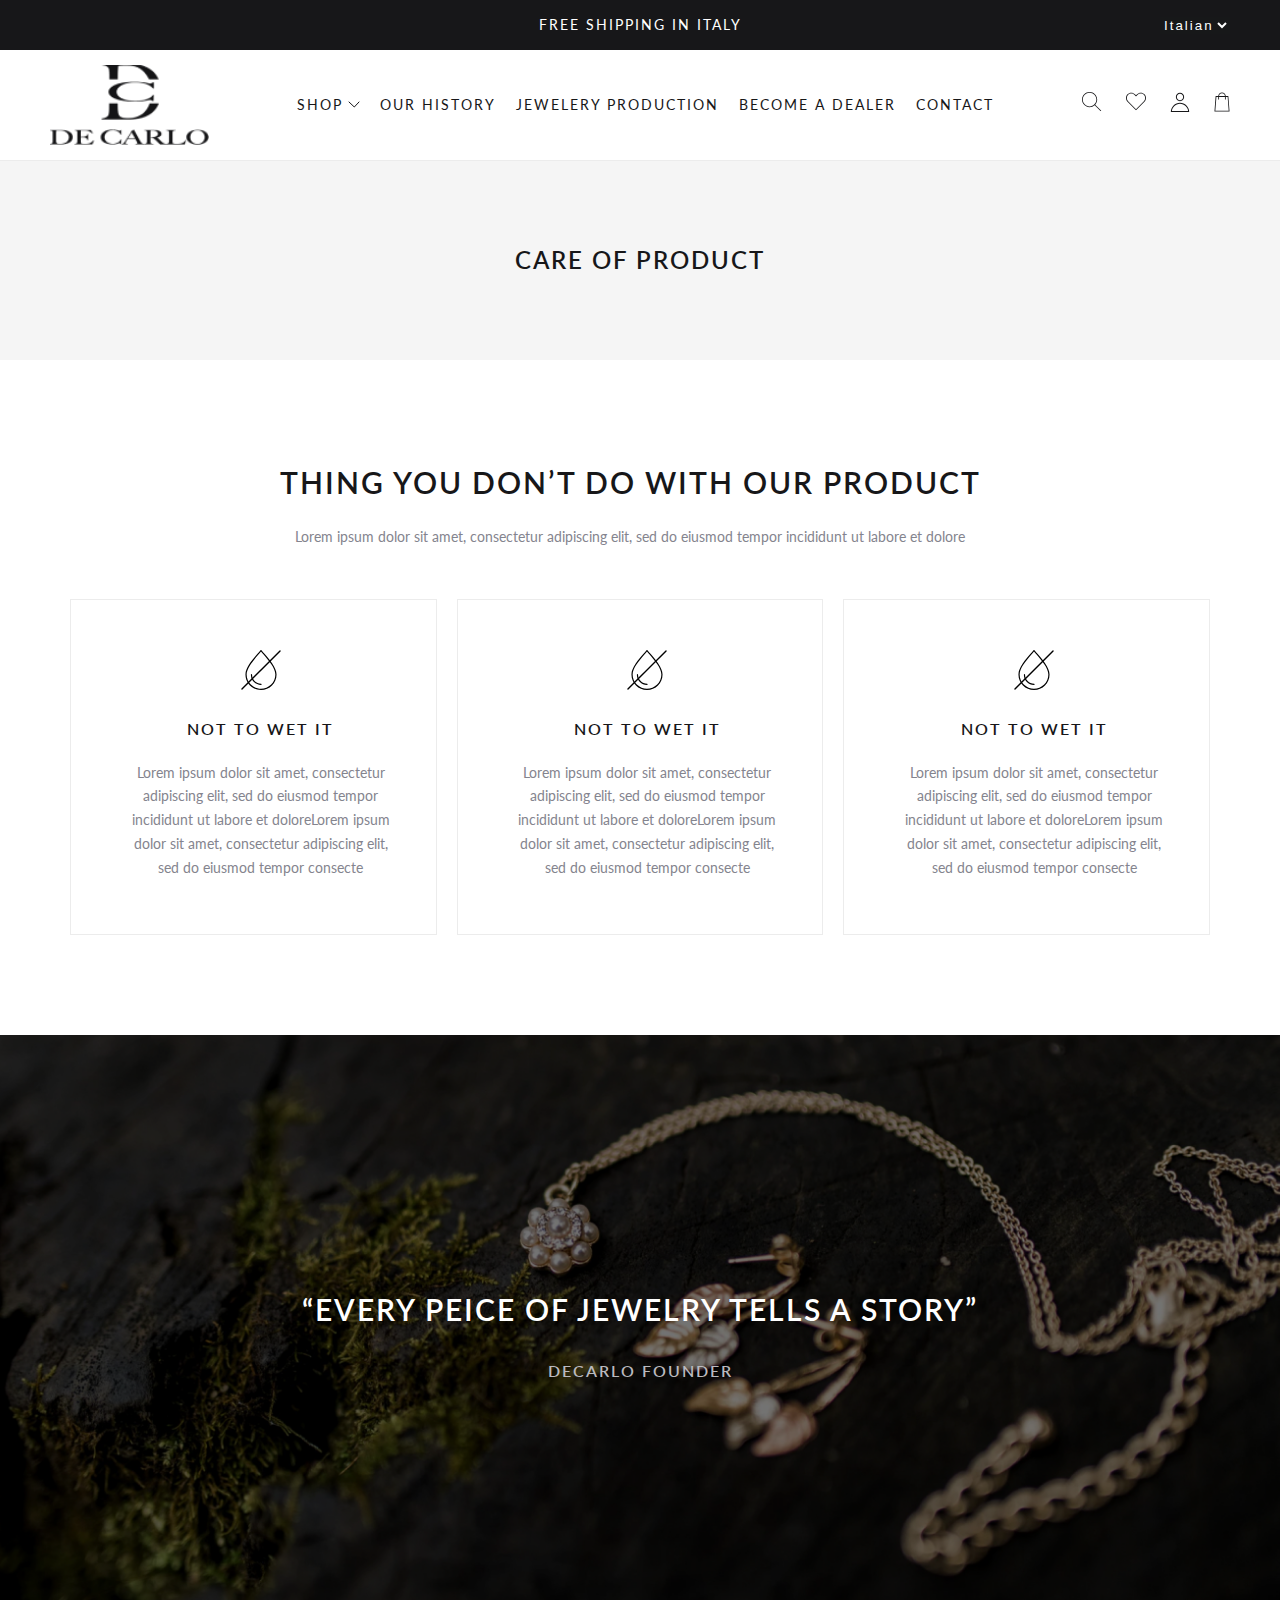
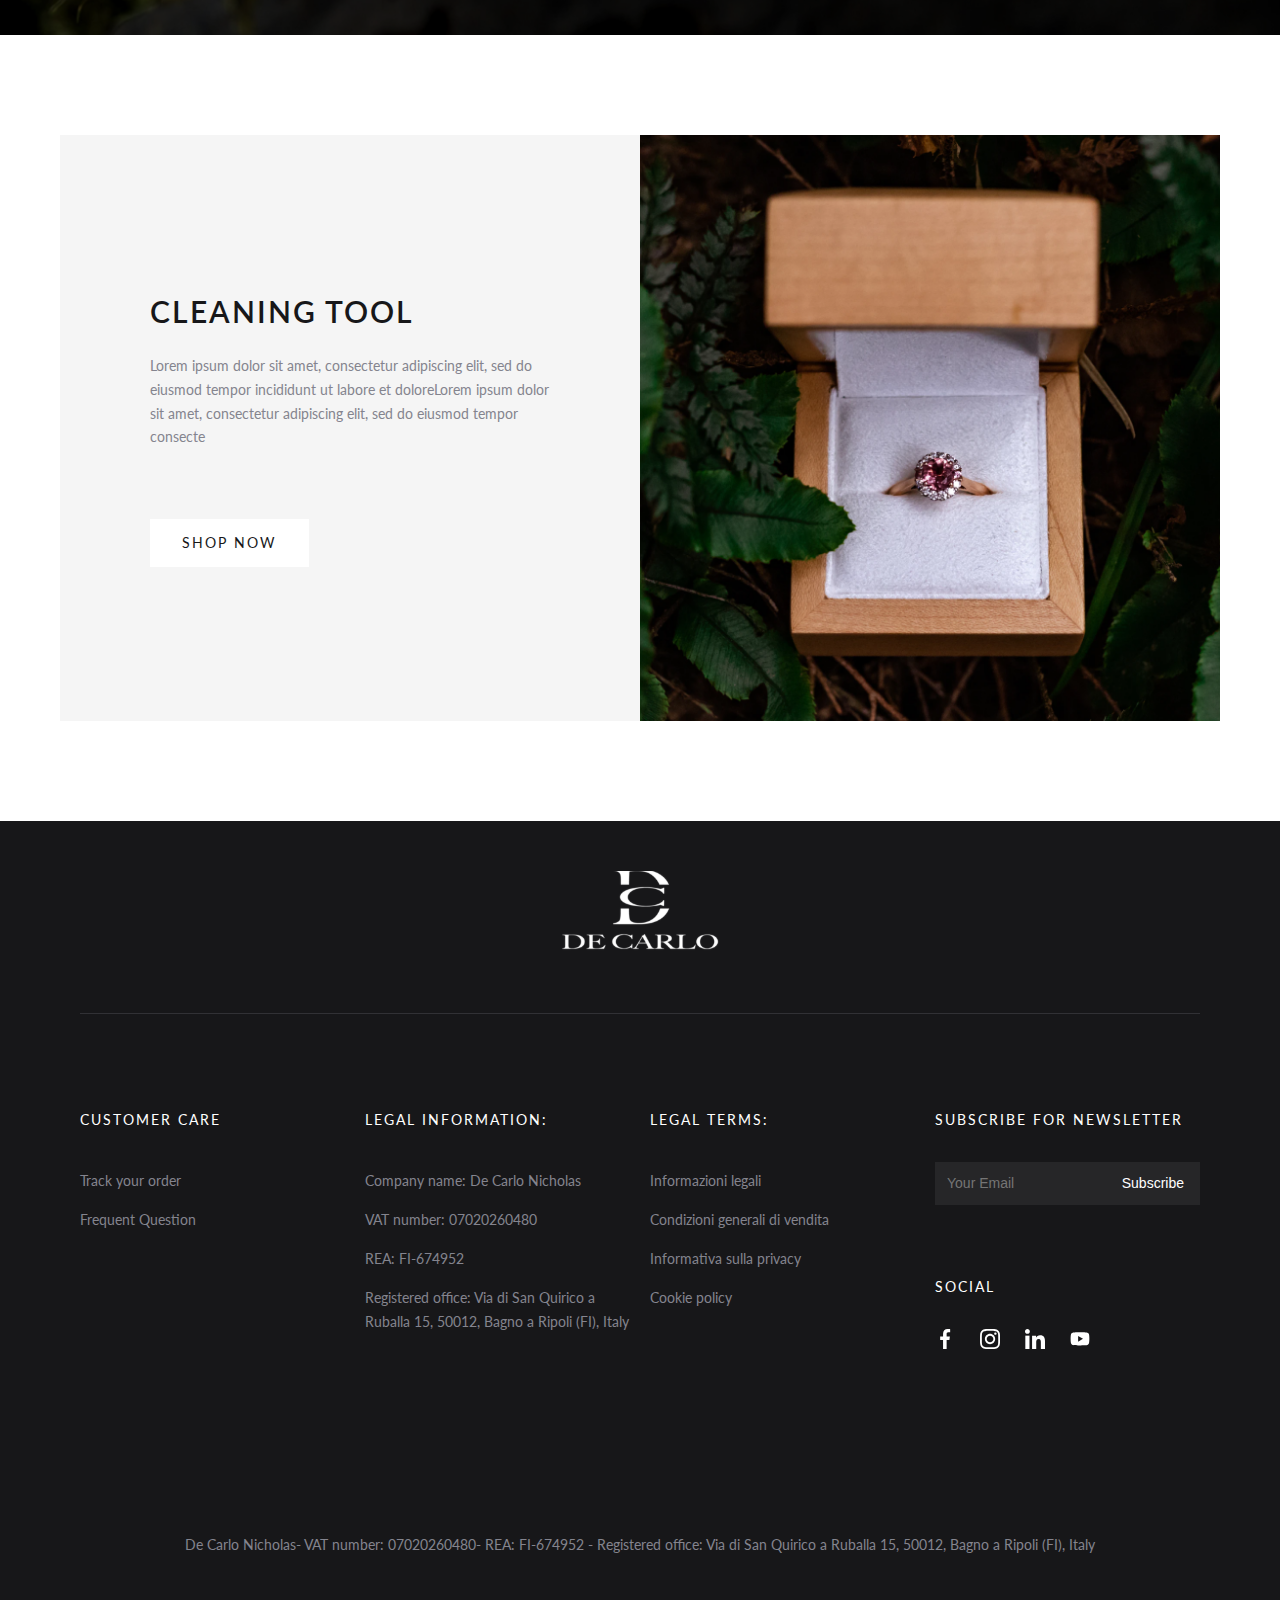
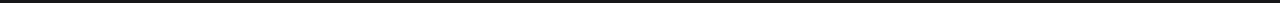
<file: care-of-product.html>
<!DOCTYPE html>
<html lang="en">
<head>
    <meta charset="UTF-8">
    <meta http-equiv="X-UA-Compatible" content="IE=edge">
    <meta name="viewport" content="width=device-width, initial-scale=1.0">
    <title>CARE OF PRODUCT</title>
    <link rel="stylesheet" href="./assets/css/main.css" />
    <!-- start google font -->
    <link rel="preconnect" href="https://fonts.googleapis.com" />
    <link rel="preconnect" href="https://fonts.gstatic.com" crossorigin />
    <link
      href="https://fonts.googleapis.com/css2?family=Lato:wght@400;700&family=Roboto:wght@300;500&display=swap"
      rel="stylesheet"
    />
    <!-- end google font -->
</head>
<body>
    <div id="care-product">
      <!-- start header -->
      <header class="header">
        <div class="header__topbar">
          <div class="topbar__container">
            <p class="topbar__heading">FREE SHIPPING IN ITALY</p>
            <div class="topbar-select d-flex align-center">
              <select class="" name="select-qg" id="selectqg">
                <option value="">Italian</option>
                <option value="">Japan</option>
                <option value="">Korea</option>
              </select>
            </div>
          </div>
        </div>
        <div class="header__main d-flex">
          <a href="index.html" class="header__left">
            <img src="./assets/images/logo/logo.png" alt="logo" />
          </a>
          <nav class="header__nav d-flex flex-1 juistify-center align-center">
            <ul class="nav__items align-center d-none">
              <li class="nav__item">
                <a href="#" class=""
                  >SHOP
                  <span
                    ><img
                      style="margin: 0 0 2px 5px"
                      src="./assets/images/icon/dropblack.svg"
                      alt="" /></span
                ></a>
                <ul class="subnav">
                  <li class="d-block"><a href="collection.html">RING</a></li>
                  <li class="d-block"><a href="collection.html">BRACELETS</a></li>
                  <li class="d-block"><a href="collection.html">EARINGS</a></li>
                  <li class="d-block"><a href="collection.html">NECKLACE</a></li>
                </ul>
              </li>
              <li class="nav__item">
                <a href="history.html">OUR HISTORY</a>
              </li>
              <li class="nav__item">
                <a href="care-of-product.html">JEWELERY PRODUCTION</a>
              </li>
              <li class="nav__item">
                <a href="about.html">BECOME A DEALER</a>
              </li>
              <li class="nav__item">
                <a href="contact.html">CONTACT</a>
              </li>
            </ul>
          </nav>
          <div class="header__right">
            <div class="menu__items d-flex">
              <a href="#" class="menu__item">
                <img src="./assets/images/icon/search.svg" alt="icon" />
              </a>
              <a href="#" class="menu__item">
                <img src="./assets/images/icon/love.svg" alt="icon-imageion" />
              </a>
              <a href="#" class="menu__item">
                <img src="./assets/images/icon/user.svg" alt="icon" />
              </a>
              <a href="#" class="menu__item">
                <img src="./assets/images/icon/cart.svg" alt="icon" />
              </a>
              <button class="menu__item menu__button">
                <img
                  class="icon__menu"
                  src="./assets/images/icon/menu.svg"
                  alt="icon"
                />
                <img class="icon__close" src="./assets/images/icon/iconclose.svg" alt="">
              </button>
            </div>
          </div>
        </div>
      </header>
      <!-- end header -->
      <!-- start section care product -->
        <section class="brand">
          <div class="d-flex juistify-center">
            <h1 class="brand__name heading heading-2">CARE OF PRODUCT</h1>
          </div>
        </section>
        <section class="care-product pd-section-2">
            <div class="section__title text-center">
                <div class="row w-100">
                  <div class="col">
                    <h2 class="heading heading-1">
                      THING YOU DON’T DO WITH OUR PRODUCT
                    </h2>
                    <p>
                        Lorem ipsum dolor sit amet, consectetur adipiscing elit, sed do eiusmod tempor incididunt ut labore et dolore
                    </p>
                  </div>
                </div>
            </div>
            <div class="container">
                <div class="row care-product__items pd-t-30">
                    <div class="col care-product__item text-center" style="--w-xl:4;">
                        <div class="care-product__content">
                            <img src="./assets/images/icon/wet.svg" alt="image wet">
                            <h3 class="heading heading-4">NOT TO WET IT</h3>
                            <p>Lorem ipsum dolor sit amet, consectetur adipiscing elit, sed do eiusmod tempor incididunt ut labore et doloreLorem ipsum dolor sit amet, consectetur adipiscing elit, sed do eiusmod tempor consecte</p>
                        </div>
                    </div>
                    <div class="col care-product__item text-center" style="--w-xl:4;">
                        <div class="care-product__content">
                            <img src="./assets/images/icon/wet.svg" alt="image wet">
                            <h3 class="heading heading-4">NOT TO WET IT</h3>
                            <p class="">Lorem ipsum dolor sit amet, consectetur adipiscing elit, sed do eiusmod tempor incididunt ut labore et doloreLorem ipsum dolor sit amet, consectetur adipiscing elit, sed do eiusmod tempor consecte</p>
                        </div>
                    </div>
                    <div class="col care-product__item text-center" style="--w-xl:4;">
                        <div class="care-product__content">
                            <img src="./assets/images/icon/wet.svg" alt="image wet">
                            <h3 class="heading heading-4">NOT TO WET IT</h3>
                            <p>Lorem ipsum dolor sit amet, consectetur adipiscing elit, sed do eiusmod tempor incididunt ut labore et doloreLorem ipsum dolor sit amet, consectetur adipiscing elit, sed do eiusmod tempor consecte</p>
                        </div>
                    </div>
                </div>
            </div>
        </section>
        <!-- end section care product -->

        <!-- start section banner -->
        <section class="banner-care-product d-flex juistify-center">
            <div class="banner__content d-flex align-center">
                <div class="col text-center banner-care-product__content">
                    <h2 class="heading heading-1">“EVERY PEICE OF JEWELRY TELLS A STORY”</h2>
                    <h3 class="heading heading-4">
                        DECARLO FOUNDER
                    </h3>
                </div>
            </div>    
        </section>
        <!-- end section banner -->

        <!-- start section text-image -->
        <section class="product-care__text-image pd-section">
          <div class="container">
            <div class="row">
              <div class="col list-text-image__img" style="--w-xl:6;">
                  <img class="w-100" src="./assets/images/banner/banner5.png" alt="">
              </div>
              <div class="col d-flex align-center" style="--w-xl:6;">
                  <div class="content__container">
                    <h2 class="text-image__heading heading heading-1">
                      CLEANING TOOL
                    </h2>
                    <p>Lorem ipsum dolor sit amet, consectetur adipiscing elit, sed do eiusmod tempor incididunt ut labore et doloreLorem ipsum dolor sit amet, consectetur adipiscing elit, sed do eiusmod tempor consecte</p>
                    <a href="#" class="btn text-image__btn">
                        SHOP NOW
                    </a>
                  </div>
              </div>
          </div>
          </div>
      </section>
      <!-- end section text-image -->

      <!-- start footer -->
      <footer class="footer">
        <div class="container">
          <div class="row logo__box">
            <div class="col">
              <div class="footer__logo">
                <img src="./assets/images/logo/logo.svg" alt="logo" />
              </div>
            </div>
          </div>
          <div class="row footer__content">
            <div class="col footer__care" style="--w-md:6; --w-lg:3;">
              <h3 class="footer__heading">CUSTOMER CARE</h3>
              <ul class="footer__items">
                <li class="footer__item">
                  <a href="#">Track your order</a>
                </li>
                <li class="footer__item">
                  <a href="faq.html"
                    >Frequent Question</a
                  >
                </li>
              </ul>
            </div>
            <div class="col footer__information" style="--w-md:6; --w-lg:3;">
              <h3 class="footer__heading">
                LEGAL INFORMATION:
              </h3>
              <ul class="footer__items">
                <li class="footer__item">
                    Company name: De Carlo Nicholas
                </li>
                <li class="footer__item">
                  VAT number: 07020260480
                </li>
                <li class="footer__item">
                  REA: FI-674952
                </li>
                <li class="footer__item">
                    Registered office: Via di San Quirico a Ruballa 15, 50012,
                    Bagno a Ripoli (FI), Italy
                </li>
              </ul>
            </div>
            <div class="col footer__terms" style="--w-md:6; --w-lg:3;">
              <h3 class="footer__heading">LEGAL TERMS:</h3>
              <ul class="footer__items">
                <li class="footer__item">
                  <a href="#">Informazioni legali</a>
                </li>
                <li class="footer__item">
                  <a href="#">
                    Condizioni generali di vendita
                  </a>
                </li>
                <li class="footer__item">
                  <a href="#">Informativa sulla privacy</a>
                </li>
                <li class="footer__item">
                  <a href="#">Cookie policy</a>
                </li>
              </ul>
            </div>
            <div class="col footer__social" style="--w-md:6; --w-lg:3;">
              <h3 class="footer__heading">
                SUBSCRIBE FOR NEWSLETTER
              </h3>
              <div class="footer__input">
                <form action="#">
                  <input type="email" placeholder="Your Email" />
                  <button type="submit">Subscribe</button>
                </form>
              </div>
              <h3 class="footer__heading">SOCIAL</h3>
              <ul class="social__items d-flex">
                <li>
                  <a href="https://www.facebook.com/edricdang310"
                    ><img
                      src="./assets/images/icon/facebook.svg"
                      class="social__item"
                      alt="facebook"
                  /></a>
                </li>
                <li>
                  <a href="https://www.instagram.com/deleteallstartagain.2k/"
                    ><img
                      src="./assets/images/icon/instagram.svg"
                      class="social__item"
                      alt="instagram"
                  /></a>
                </li>
                <li>
                  <a href="https://www.linkedin.com/in/dhthinh/"
                    ><img
                      src="./assets/images/icon/linkedin.svg"
                      class="social__item"
                      alt="linkedin"
                  /></a>
                </li>
                <li>
                  <a
                    href="https://www.youtube.com/channel/UCjzcCjVwHkngCWX-VlDtLtQ"
                    ><img
                      src="./assets/images/icon/youtube.svg"
                      class="social__item"
                      alt="youtube"
                  /></a>
                </li>
              </ul>
            </div>
          </div>
          <div class="row footer__bottom">
            <div class="col">
              <p>
                De Carlo Nicholas- VAT number: 07020260480- REA: FI-674952 -
                Registered office: Via di San Quirico a Ruballa 15, 50012, Bagno
                a Ripoli (FI), Italy
              </p>
            </div>
          </div>
        </div>
      </footer>
      <!-- end footer -->
    </div>
    <!-- Javascript -->
    <script src="./assets/js/main.js"></script>
</body>
</html>
</file>
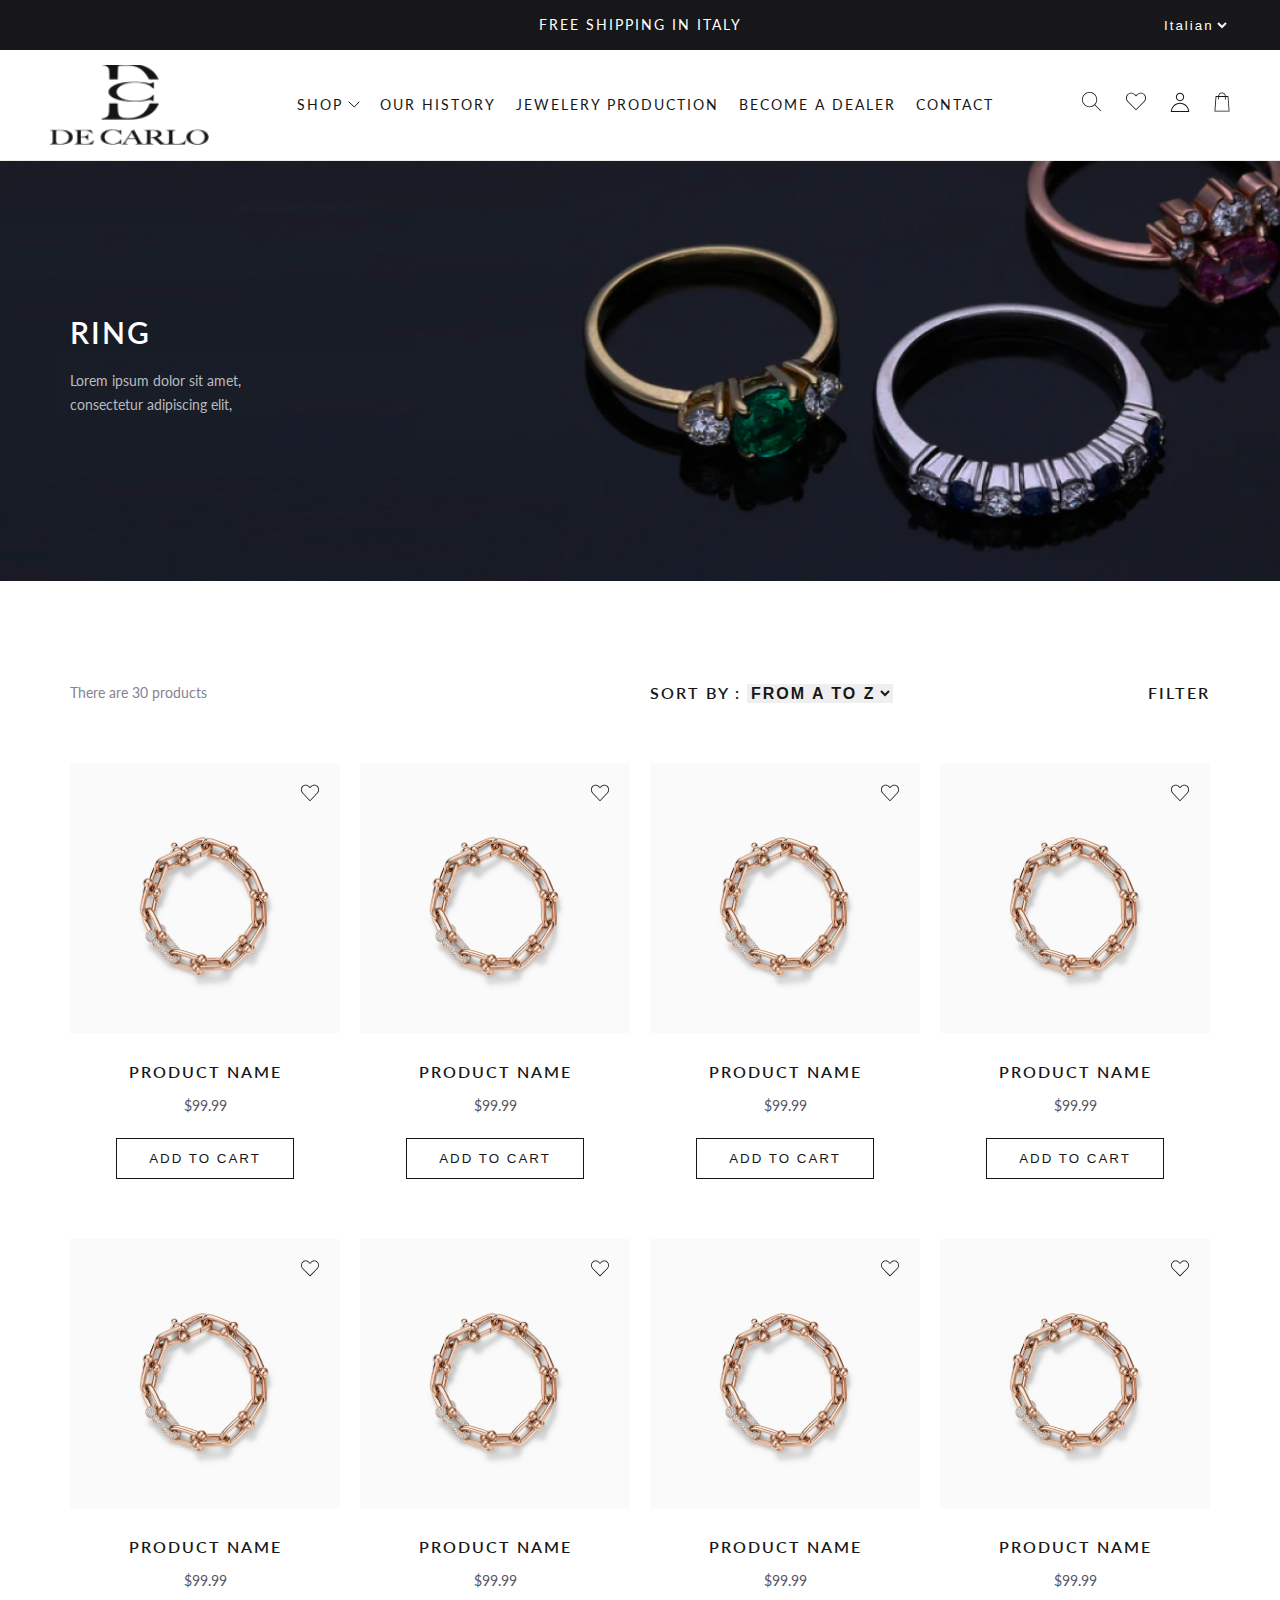
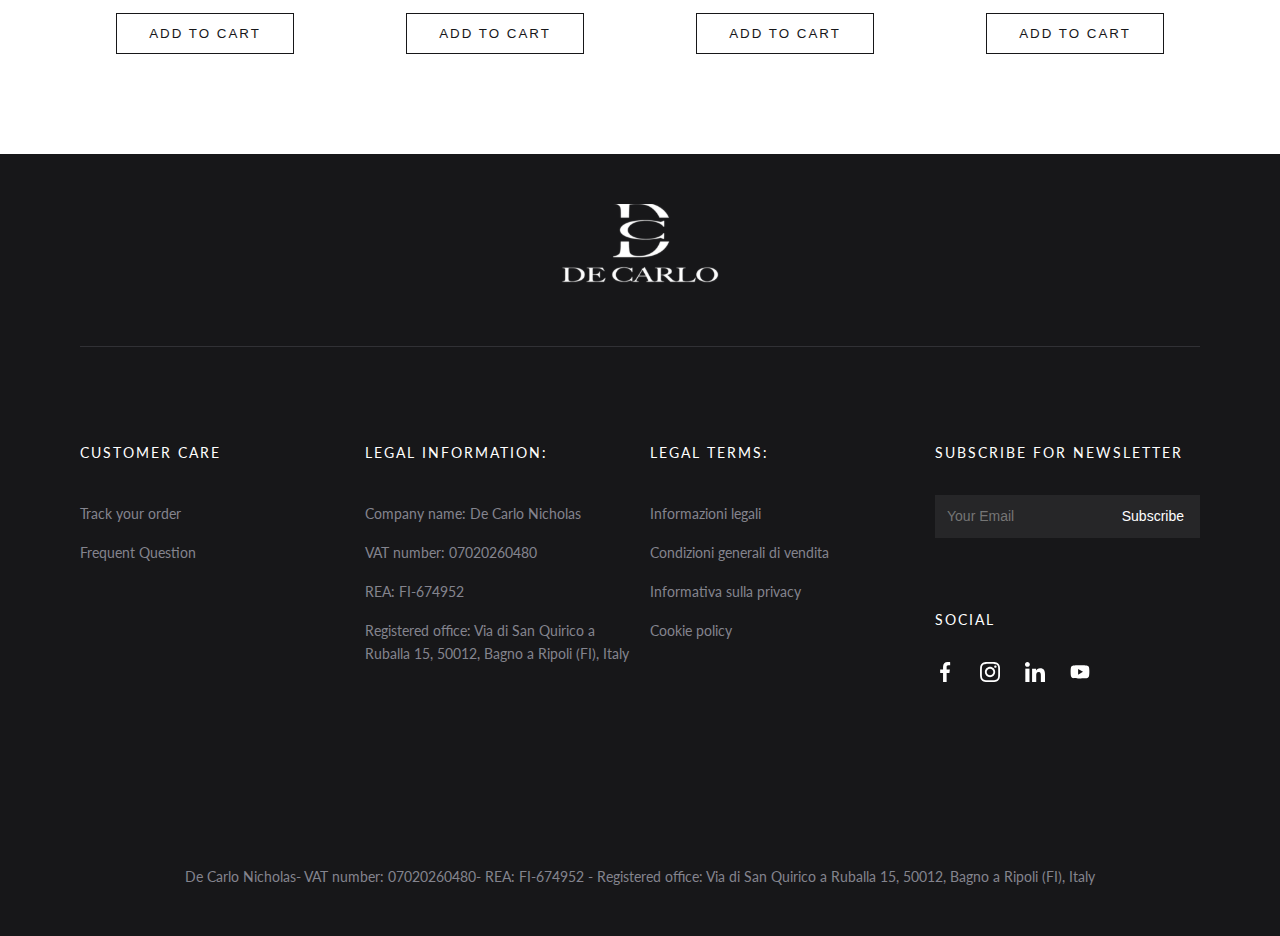
<file: collection.html>
<!DOCTYPE html>
<html lang="en">
  <head>
    <meta charset="UTF-8" />
    <meta http-equiv="X-UA-Compatible" content="IE=edge" />
    <meta name="viewport" content="width=device-width, initial-scale=1.0" />
    <title>collection</title>
    <link rel="stylesheet" href="./assets/css/main.css" />
    <!-- start google font -->
    <link rel="preconnect" href="https://fonts.googleapis.com" />
    <link rel="preconnect" href="https://fonts.gstatic.com" crossorigin />
    <link
      href="https://fonts.googleapis.com/css2?family=Lato:wght@400;700&family=Roboto:wght@300;500&display=swap"
      rel="stylesheet"
    />
    <!-- end google font -->
  </head>
  <body>
    <div id="collection">
      <!-- start header -->
      <header class="header">
        <div class="header__topbar">
          <div class="topbar__container">
            <p class="topbar__heading">FREE SHIPPING IN ITALY</p>
            <div class="topbar-select d-flex align-center">
              <select class="" name="select-qg" id="selectqg">
                <option value="">Italian</option>
                <option value="">Japan</option>
                <option value="">Korea</option>
              </select>
            </div>
          </div>
        </div>
        <div class="header__main d-flex">
          <a href="index.html" class="header__left">
            <img src="./assets/images/logo/logo.png" alt="logo" />
          </a>
          <nav class="header__nav d-flex flex-1 juistify-center align-center">
            <ul class="nav__items align-center d-none">
              <li class="nav__item">
                <a href="#" class=""
                  >SHOP
                  <span
                    ><img
                      style="margin: 0 0 2px 5px"
                      src="./assets/images/icon/dropblack.svg"
                      alt="" /></span
                ></a>
                <ul class="subnav">
                  <li class="d-block"><a href="collection.html">RING</a></li>
                  <li class="d-block"><a href="collection.html">BRACELETS</a></li>
                  <li class="d-block"><a href="collection.html">EARINGS</a></li>
                  <li class="d-block"><a href="collection.html">NECKLACE</a></li>
                </ul>
              </li>
              <li class="nav__item">
                <a href="history.html">OUR HISTORY</a>
              </li>
              <li class="nav__item">
                <a href="care-of-product.html">JEWELERY PRODUCTION</a>
              </li>
              <li class="nav__item">
                <a href="about.html">BECOME A DEALER</a>
              </li>
              <li class="nav__item">
                <a href="contact.html">CONTACT</a>
              </li>
            </ul>
          </nav>
          <div class="header__right">
            <div class="menu__items d-flex">
              <a href="#" class="menu__item">
                <img src="./assets/images/icon/search.svg" alt="icon" />
              </a>
              <a href="#" class="menu__item">
                <img src="./assets/images/icon/love.svg" alt="icon-imageion" />
              </a>
              <a href="#" class="menu__item">
                <img src="./assets/images/icon/user.svg" alt="icon" />
              </a>
              <a href="#" class="menu__item">
                <img src="./assets/images/icon/cart.svg" alt="icon" />
              </a>
              <button class="menu__item menu__button">
                <img
                  class="icon__menu"
                  src="./assets/images/icon/menu.svg"
                  alt="icon"
                />
                <img class="icon__close" src="./assets/images/icon/iconclose.svg" alt="">
              </button>
            </div>
          </div>
        </div>
      </header>
      <!-- end header -->
      <!-- start section care product -->
      <section class="collection__banner d-flex align-center">
        <div class="container">
          <div class="collection__content">
            <h1 class="collection__name heading heading-1">RING</h1>
            <p>
              Lorem ipsum dolor sit amet, consectetur adipiscing elit, sed do
              eiusmod tempor incididu
            </p>
          </div>
        </div>
      </section>

      <section class="collection__header">
        <div class="container">
          <div class="row f-space">
            <div class="col" style="--w-xl:6;">
              <p class="collection__total">
                There are 30 products
              </p>
            </div>
            <div class="col d-flex text-center f-space" style="--w-xl:6;">
              <div class="collection__sort d-flex">
                <div class="heading heading-4 d-block">
                  SORT BY :
                  <select class="select-sort heading heading-4" name="select-sort" id="">
                    <option value="">FROM A TO Z</option>
                    <option value="">FROM Z TO A</option>
                  </select>
                </div>
                <!-- <img src="./assets/images/icon/dropblack.svg" alt="" /> -->
              </div>

              <div class="heading heading-4">FILTER</div>
            </div>
          </div>
        </div>
      </section>

      <section class="collection-product">
        <div class="container">
          <div class="collection-product__items">
            <div class="collection-product__item">
              <div class="collection-product__content p-relative text-center">
                <button type="submit" class="product__wishlist"  name="addWishList" >
                  <img src="./assets/images/icon/love.svg" alt="icon-image"/>
                </button>
                <a href="product-detail.html"><img src="./assets/images/products/product1.png" alt="image-product" /></a>
                <h3 class="product__name heading heading-4">PRODUCT NAME</h3>
                <span class="product__rice d-block">$99.99</span>
                <button class="product__btn btn">ADD TO CART</button>
              </div>
            </div>
            <div class="collection-product__item">
              <div class="collection-product__content p-relative text-center">
                <button type="submit" class="product__wishlist"  name="addWishList" >
                  <img src="./assets/images/icon/love.svg" alt="icon-image"/>
                </button>
                <a href="product-detail.html"><img src="./assets/images/products/product1.png" alt="image-product" /></a>
                <h3 class="product__name heading heading-4">PRODUCT NAME</h3>
                <span class="product__rice d-block">$99.99</span>
                <button class="product__btn btn">ADD TO CART</button>
              </div>
            </div>
            <div class="collection-product__item">
              <div class="collection-product__content p-relative text-center">
                <button type="submit" class="product__wishlist"  name="addWishList" >
                  <img src="./assets/images/icon/love.svg" alt="icon-image"/>
                </button>
                <a href="product-detail.html"><img src="./assets/images/products/product1.png" alt="image-product" /></a>
                <h3 class="product__name heading heading-4">PRODUCT NAME</h3>
                <span class="product__rice d-block">$99.99</span>
                <button class="product__btn btn">ADD TO CART</button>
              </div>
            </div>
            <div class="collection-product__item">
              <div class="collection-product__content p-relative text-center">
                <button type="submit" class="product__wishlist"  name="addWishList" >
                  <img src="./assets/images/icon/love.svg" alt="icon-image"/>
                </button>
                <a href="product-detail.html"><img src="./assets/images/products/product1.png" alt="image-product" /></a>
                <h3 class="product__name heading heading-4">PRODUCT NAME</h3>
                <span class="product__rice d-block">$99.99</span>
                <button class="product__btn btn">ADD TO CART</button>
              </div>
            </div>
            <div class="collection-product__item">
              <div class="collection-product__content p-relative text-center">
                <button type="submit" class="product__wishlist"  name="addWishList" >
                  <img src="./assets/images/icon/love.svg" alt="icon-image"/>
                </button>
                <a href="product-detail.html"><img src="./assets/images/products/product1.png" alt="image-product" /></a>
                <h3 class="product__name heading heading-4">PRODUCT NAME</h3>
                <span class="product__rice d-block">$99.99</span>
                <button class="product__btn btn">ADD TO CART</button>
              </div>
            </div>
            <div class="collection-product__item">
              <div class="collection-product__content p-relative text-center">
                <button type="submit" class="product__wishlist"  name="addWishList" >
                  <img src="./assets/images/icon/love.svg" alt="icon-image"/>
                </button>
                <a href="product-detail.html"><img src="./assets/images/products/product1.png" alt="image-product" /></a>
                <h3 class="product__name heading heading-4">PRODUCT NAME</h3>
                <span class="product__rice d-block">$99.99</span>
                <button class="product__btn btn">ADD TO CART</button>
              </div>
            </div>
            <div class="collection-product__item">
              <div class="collection-product__content p-relative text-center">
                <button type="submit" class="product__wishlist"  name="addWishList" >
                  <img src="./assets/images/icon/love.svg" alt="icon-image"/>
                </button>
                <a href="product-detail.html"><img src="./assets/images/products/product1.png" alt="image-product" /></a>
                <h3 class="product__name heading heading-4">PRODUCT NAME</h3>
                <span class="product__rice d-block">$99.99</span>
                <button class="product__btn btn">ADD TO CART</button>
              </div>
            </div>
            <div class="collection-product__item">
              <div class="collection-product__content p-relative text-center">
                <button type="submit" class="product__wishlist"  name="addWishList" >
                  <img src="./assets/images/icon/love.svg" alt="icon-image"/>
                </button>
                <a href="product-detail.html"><img src="./assets/images/products/product1.png" alt="image-product" /></a>
                <h3 class="product__name heading heading-4">PRODUCT NAME</h3>
                <span class="product__rice d-block">$99.99</span>
                <button class="product__btn btn">ADD TO CART</button>
              </div>
            </div>
          </div>
        </div>
      </section>

      <!-- start footer -->
      <footer class="footer">
        <div class="container">
          <div class="row logo__box">
            <div class="col">
              <div class="footer__logo">
                <img src="./assets/images/logo/logo.svg" alt="logo" />
              </div>
            </div>
          </div>
          <div class="row footer__content">
            <div class="col footer__care" style="--w-md:6; --w-lg:3;">
              <h3 class="footer__heading">CUSTOMER CARE</h3>
              <ul class="footer__items">
                <li class="footer__item">
                  <a href="#">Track your order</a>
                </li>
                <li class="footer__item">
                  <a href="faq.html"
                    >Frequent Question</a
                  >
                </li>
              </ul>
            </div>
            <div class="col footer__information" style="--w-md:6; --w-lg:3;">
              <h3 class="footer__heading">
                LEGAL INFORMATION:
              </h3>
              <ul class="footer__items">
                <li class="footer__item">
                    Company name: De Carlo Nicholas
                </li>
                <li class="footer__item">
                  VAT number: 07020260480
                </li>
                <li class="footer__item">
                  REA: FI-674952
                </li>
                <li class="footer__item">
                    Registered office: Via di San Quirico a Ruballa 15, 50012,
                    Bagno a Ripoli (FI), Italy
                </li>
              </ul>
            </div>
            <div class="col footer__terms" style="--w-md:6; --w-lg:3;">
              <h3 class="footer__heading">LEGAL TERMS:</h3>
              <ul class="footer__items">
                <li class="footer__item">
                  <a href="#">Informazioni legali</a>
                </li>
                <li class="footer__item">
                  <a href="#">
                    Condizioni generali di vendita
                  </a>
                </li>
                <li class="footer__item">
                  <a href="#">Informativa sulla privacy</a>
                </li>
                <li class="footer__item">
                  <a href="#">Cookie policy</a>
                </li>
              </ul>
            </div>
            <div class="col footer__social" style="--w-md:6; --w-lg:3;">
              <h3 class="footer__heading">
                SUBSCRIBE FOR NEWSLETTER
              </h3>
              <div class="footer__input">
                <form action="#">
                  <input type="email" placeholder="Your Email" />
                  <button type="submit">Subscribe</button>
                </form>
              </div>
              <h3 class="footer__heading">SOCIAL</h3>
              <ul class="social__items d-flex">
                <li>
                  <a href="https://www.facebook.com/edricdang310"
                    ><img
                      src="./assets/images/icon/facebook.svg"
                      class="social__item"
                      alt="facebook"
                  /></a>
                </li>
                <li>
                  <a href="https://www.instagram.com/deleteallstartagain.2k/"
                    ><img
                      src="./assets/images/icon/instagram.svg"
                      class="social__item"
                      alt="instagram"
                  /></a>
                </li>
                <li>
                  <a href="https://www.linkedin.com/in/dhthinh/"
                    ><img
                      src="./assets/images/icon/linkedin.svg"
                      class="social__item"
                      alt="linkedin"
                  /></a>
                </li>
                <li>
                  <a
                    href="https://www.youtube.com/channel/UCjzcCjVwHkngCWX-VlDtLtQ"
                    ><img
                      src="./assets/images/icon/youtube.svg"
                      class="social__item"
                      alt="youtube"
                  /></a>
                </li>
              </ul>
            </div>
          </div>
          <div class="row footer__bottom">
            <div class="col">
              <p>
                De Carlo Nicholas- VAT number: 07020260480- REA: FI-674952 -
                Registered office: Via di San Quirico a Ruballa 15, 50012, Bagno
                a Ripoli (FI), Italy
              </p>
            </div>
          </div>
        </div>
      </footer>
      <!-- end footer -->
    </div>
    <!-- Javascript -->
    <script src="./assets/js/main.js"></script>
  </body>
</html>
</file>
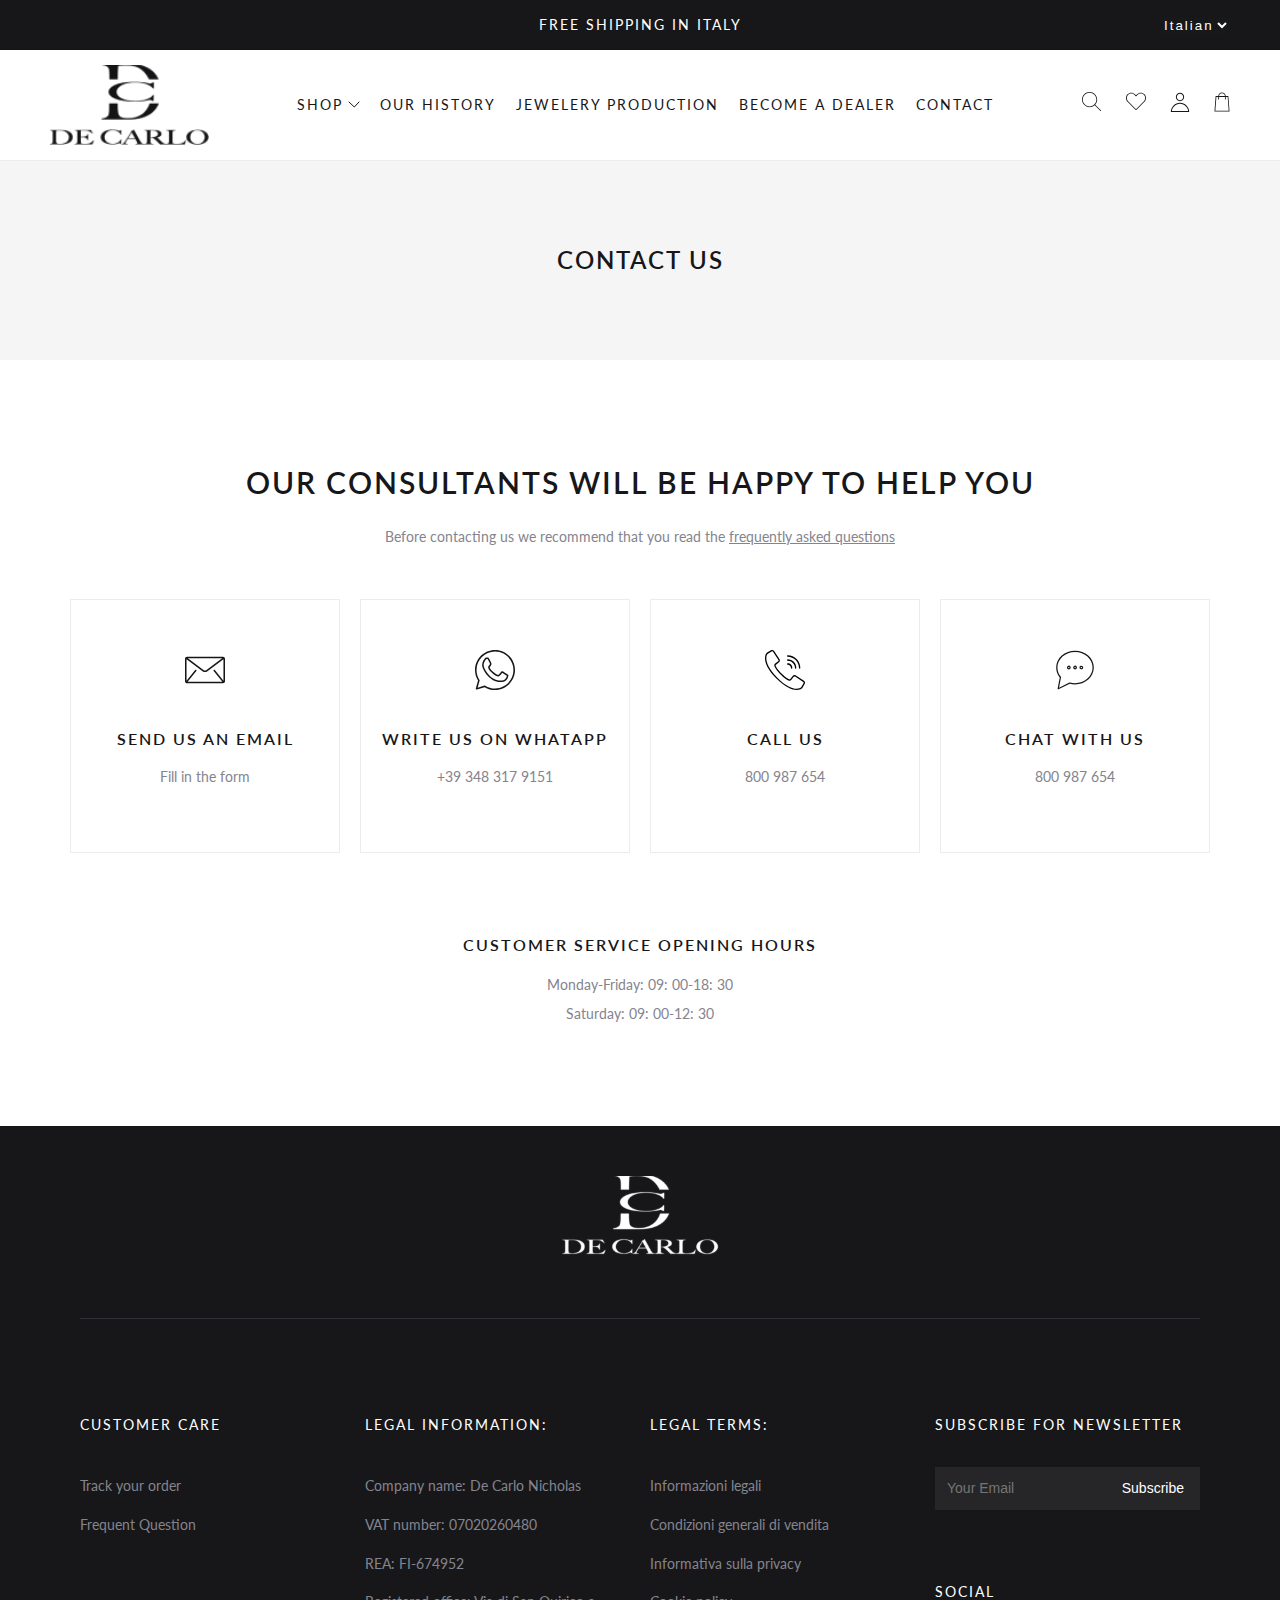
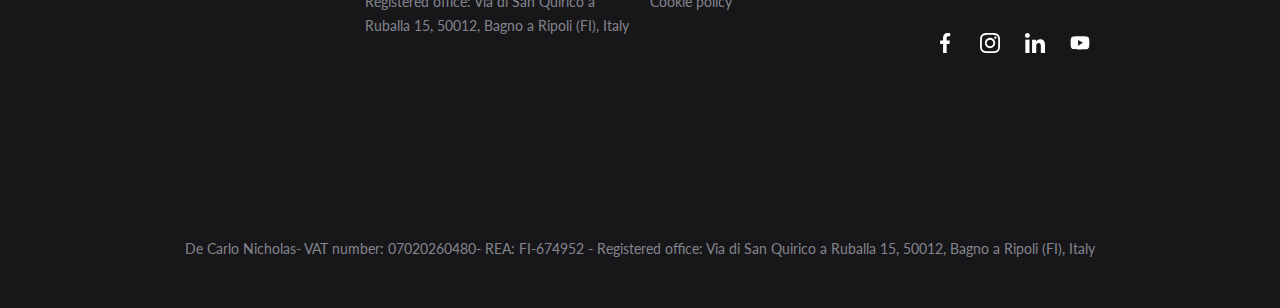
<file: contact.html>
<!DOCTYPE html>
<html lang="en">
<head>
    <meta charset="UTF-8">
    <meta http-equiv="X-UA-Compatible" content="IE=edge">
    <meta name="viewport" content="width=device-width, initial-scale=1.0">
    <title>Contact</title>
    <link rel="stylesheet" href="./assets/css/main.css" />
    <!-- start google font -->
    <link rel="preconnect" href="https://fonts.googleapis.com" />
    <link rel="preconnect" href="https://fonts.gstatic.com" crossorigin />
    <link
      href="https://fonts.googleapis.com/css2?family=Lato:wght@400;700&family=Roboto:wght@300;500&display=swap"
      rel="stylesheet"
    />
    <!-- end google font -->
</head>
<body>
    <div id="contact">
      <!-- start header -->
      <header class="header">
        <div class="header__topbar">
          <div class="topbar__container">
            <p class="topbar__heading">FREE SHIPPING IN ITALY</p>
            <div class="topbar-select d-flex align-center">
              <select class="" name="select-qg" id="selectqg">
                <option value="">Italian</option>
                <option value="">Japan</option>
                <option value="">Korea</option>
              </select>
            </div>
          </div>
        </div>
        <div class="header__main d-flex">
          <a href="index.html" class="header__left">
            <img src="./assets/images/logo/logo.png" alt="logo" />
          </a>
          <nav class="header__nav d-flex flex-1 juistify-center align-center">
            <ul class="nav__items align-center d-none">
              <li class="nav__item">
                <a href="#" class=""
                  >SHOP
                  <span
                    ><img
                      style="margin: 0 0 2px 5px"
                      src="./assets/images/icon/dropblack.svg"
                      alt="" /></span
                ></a>
                <ul class="subnav">
                  <li class="d-block"><a href="collection.html">RING</a></li>
                  <li class="d-block"><a href="collection.html">BRACELETS</a></li>
                  <li class="d-block"><a href="collection.html">EARINGS</a></li>
                  <li class="d-block"><a href="collection.html">NECKLACE</a></li>
                </ul>
              </li>
              <li class="nav__item">
                <a href="history.html">OUR HISTORY</a>
              </li>
              <li class="nav__item">
                <a href="care-of-product.html">JEWELERY PRODUCTION</a>
              </li>
              <li class="nav__item">
                <a href="about.html">BECOME A DEALER</a>
              </li>
              <li class="nav__item">
                <a href="contact.html">CONTACT</a>
              </li>
            </ul>
          </nav>
          <div class="header__right">
            <div class="menu__items d-flex">
              <a href="#" class="menu__item">
                <img src="./assets/images/icon/search.svg" alt="icon" />
              </a>
              <a href="#" class="menu__item">
                <img src="./assets/images/icon/love.svg" alt="icon-imageion" />
              </a>
              <a href="#" class="menu__item">
                <img src="./assets/images/icon/user.svg" alt="icon" />
              </a>
              <a href="#" class="menu__item">
                <img src="./assets/images/icon/cart.svg" alt="icon" />
              </a>
              <button class="menu__item menu__button">
                <img
                  class="icon__menu"
                  src="./assets/images/icon/menu.svg"
                  alt="icon"
                />
                <img class="icon__close" src="./assets/images/icon/iconclose.svg" alt="">
              </button>
            </div>
          </div>
        </div>
      </header>
      <!-- end header -->
      <!-- start section brand name -->
        <section class="brand">
          <div class="d-flex juistify-center">
            <h1 class="brand__name heading heading-2">CONTACT US</h1>
          </div>
        </section>
        <!-- end section brand name -->
        <section class="contact pd-section-2">
            <div class="container">
                <div class="row">
                  <div class="col">
                    <div class="section__title text-center">
                      <h2 class="heading heading-1">
                          OUR CONSULTANTS WILL BE HAPPY TO HELP YOU
                      </h2>
                      <p>
                          Before contacting us we recommend that you read the <a href="#" class="contact__link">frequently asked questions</a>
                      </p>
                  </div>
                  </div>
                </div>
                <div class="contact__items pd-t-30">
                    <div class="row">
                        <div class="col contact__item text-center" style="--w-md:6; --w-xl:3;">
                            <div class="contact__content">
                                <img src="./assets/images/icon/mail.svg" alt="email">
                                <h3 class="heading heading-4">SEND US AN EMAIL</h3>
                                <p>Fill in the form</p>
                            </div>
                        </div>
                        <div class="col contact__item text-center" style="--w-md:6; --w-xl:3;">
                            <div class="contact__content">
                                <img src="./assets/images/icon/viber.svg" alt="email">
                                <h3 class="heading heading-4">WRITE US ON WHATAPP</h3>
                                <p>+39 348 317 9151</p>
                            </div>
                        </div>
                        <div class="col contact__item text-center" style="--w-md:6; --w-xl:3;">
                            <div class="contact__content">
                                <img src="./assets/images/icon/phonenumber.svg" alt="email">
                                <h3 class="heading heading-4">CALL US</h3>
                                <p>800 987 654</p>
                            </div>
                        </div>
                        <div class="col contact__item text-center" style="--w-md:6; --w-xl:3;">
                            <div class="contact__content">
                                <img src="./assets/images/icon/message.svg" alt="email">
                                <h3 class="heading heading-4">CHAT WITH US</h3>
                                <p>800 987 654</p>
                            </div>
                        </div>
                    </div>
                    <div class="row ">
                        <div class="col contact__time text-center">
                            <h3 class="heading heading-4">CUSTOMER SERVICE OPENING HOURS</h3>
                            <p>Monday-Friday: 09: 00-18: 30</p>
                            <p>Saturday: 09: 00-12: 30</p>
                        </div>
                    </div>
                </div>
            </div>
        </section>
        <!-- end contact -->
        
      <!-- start footer -->
      <footer class="footer">
        <div class="container">
          <div class="row logo__box">
            <div class="col">
              <div class="footer__logo">
                <img src="./assets/images/logo/logo.svg" alt="logo" />
              </div>
            </div>
          </div>
          <div class="row footer__content">
            <div class="col footer__care" style="--w-md:6; --w-lg:3;">
              <h3 class="footer__heading">CUSTOMER CARE</h3>
              <ul class="footer__items">
                <li class="footer__item">
                  <a href="#">Track your order</a>
                </li>
                <li class="footer__item">
                  <a href="faq.html"
                    >Frequent Question</a
                  >
                </li>
              </ul>
            </div>
            <div class="col footer__information" style="--w-md:6; --w-lg:3;">
              <h3 class="footer__heading">
                LEGAL INFORMATION:
              </h3>
              <ul class="footer__items">
                <li class="footer__item">
                    Company name: De Carlo Nicholas
                </li>
                <li class="footer__item">
                  VAT number: 07020260480
                </li>
                <li class="footer__item">
                  REA: FI-674952
                </li>
                <li class="footer__item">
                    Registered office: Via di San Quirico a Ruballa 15, 50012,
                    Bagno a Ripoli (FI), Italy
                </li>
              </ul>
            </div>
            <div class="col footer__terms" style="--w-md:6; --w-lg:3;">
              <h3 class="footer__heading">LEGAL TERMS:</h3>
              <ul class="footer__items">
                <li class="footer__item">
                  <a href="#">Informazioni legali</a>
                </li>
                <li class="footer__item">
                  <a href="#">
                    Condizioni generali di vendita
                  </a>
                </li>
                <li class="footer__item">
                  <a href="#">Informativa sulla privacy</a>
                </li>
                <li class="footer__item">
                  <a href="#">Cookie policy</a>
                </li>
              </ul>
            </div>
            <div class="col footer__social" style="--w-md:6; --w-lg:3;">
              <h3 class="footer__heading">
                SUBSCRIBE FOR NEWSLETTER
              </h3>
              <div class="footer__input">
                <form action="#">
                  <input type="email" placeholder="Your Email" />
                  <button type="submit">Subscribe</button>
                </form>
              </div>
              <h3 class="footer__heading">SOCIAL</h3>
              <ul class="social__items d-flex">
                <li>
                  <a href="https://www.facebook.com/edricdang310"
                    ><img
                      src="./assets/images/icon/facebook.svg"
                      class="social__item"
                      alt="facebook"
                  /></a>
                </li>
                <li>
                  <a href="https://www.instagram.com/deleteallstartagain.2k/"
                    ><img
                      src="./assets/images/icon/instagram.svg"
                      class="social__item"
                      alt="instagram"
                  /></a>
                </li>
                <li>
                  <a href="https://www.linkedin.com/in/dhthinh/"
                    ><img
                      src="./assets/images/icon/linkedin.svg"
                      class="social__item"
                      alt="linkedin"
                  /></a>
                </li>
                <li>
                  <a
                    href="https://www.youtube.com/channel/UCjzcCjVwHkngCWX-VlDtLtQ"
                    ><img
                      src="./assets/images/icon/youtube.svg"
                      class="social__item"
                      alt="youtube"
                  /></a>
                </li>
              </ul>
            </div>
          </div>
          <div class="row footer__bottom">
            <div class="col">
              <p>
                De Carlo Nicholas- VAT number: 07020260480- REA: FI-674952 -
                Registered office: Via di San Quirico a Ruballa 15, 50012, Bagno
                a Ripoli (FI), Italy
              </p>
            </div>
          </div>
        </div>
      </footer>
      <!-- end footer -->
    </div>
    <!-- Javascript -->
    <script src="./assets/js/main.js"></script>
</body>
</html>
</file>
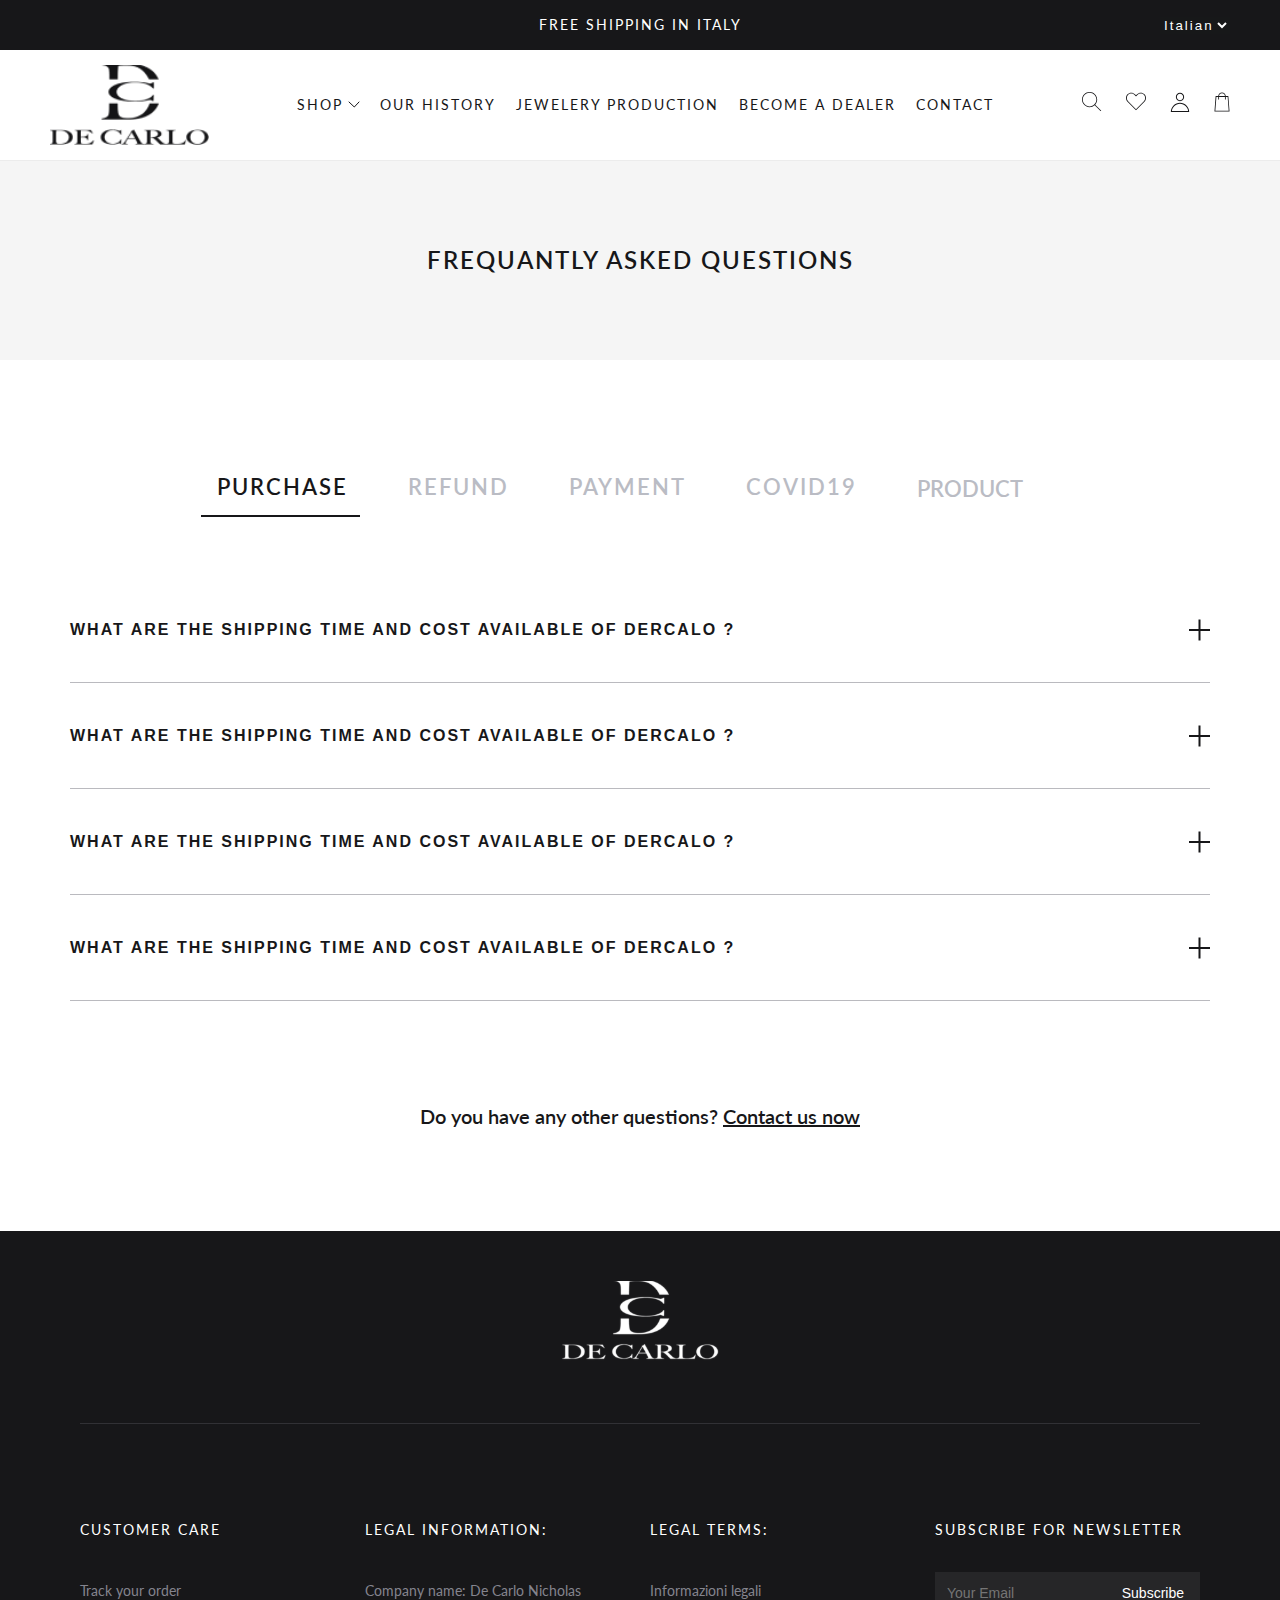
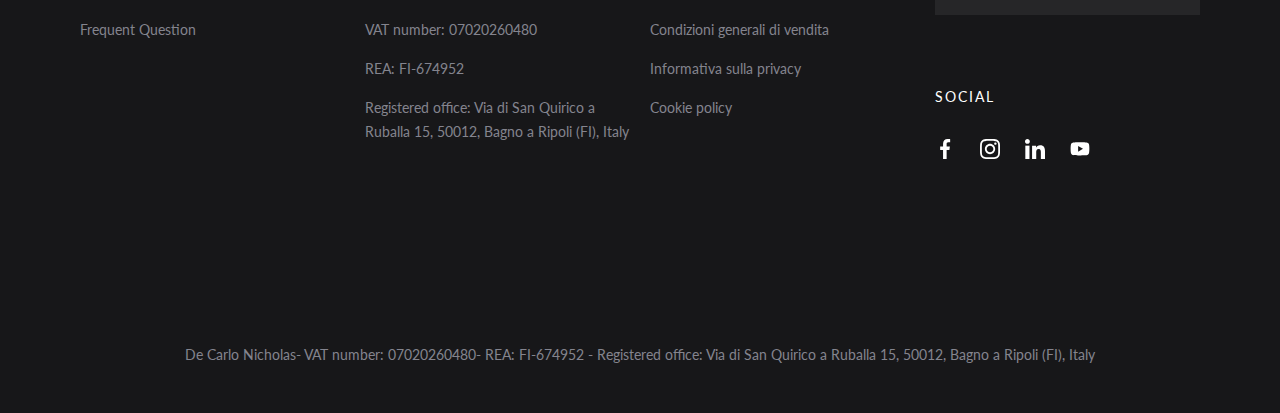
<file: faq.html>
<!DOCTYPE html>
<html lang="en">
  <head>
    <meta charset="UTF-8" />
    <meta http-equiv="X-UA-Compatible" content="IE=edge" />
    <meta name="viewport" content="width=device-width, initial-scale=1.0" />
    <title>FAQ</title>
    <link rel="stylesheet" href="./assets/css/main.css" />
    <!-- start google font -->
    <link rel="preconnect" href="https://fonts.googleapis.com" />
    <link rel="preconnect" href="https://fonts.gstatic.com" crossorigin />
    <link
      href="https://fonts.googleapis.com/css2?family=Lato:wght@400;700&family=Roboto:wght@300;500&display=swap"
      rel="stylesheet"
    />
    <!-- end google font -->
  </head>
  <body>
    <div id="faq">
      <!-- start header -->
      <header class="header">
        <div class="header__topbar">
          <div class="topbar__container">
            <p class="topbar__heading">FREE SHIPPING IN ITALY</p>
            <div class="topbar-select d-flex align-center">
              <select class="" name="select-qg" id="selectqg">
                <option value="">Italian</option>
                <option value="">Japan</option>
                <option value="">Korea</option>
              </select>
            </div>
          </div>
        </div>
        <div class="header__main d-flex">
          <a href="index.html" class="header__left">
            <img src="./assets/images/logo/logo.png" alt="logo" />
          </a>
          <nav class="header__nav d-flex flex-1 juistify-center align-center">
            <ul class="nav__items align-center d-none">
              <li class="nav__item">
                <a href="#" class=""
                  >SHOP
                  <span
                    ><img
                      style="margin: 0 0 2px 5px"
                      src="./assets/images/icon/dropblack.svg"
                      alt="" /></span
                ></a>
                <ul class="subnav">
                  <li class="d-block"><a href="collection.html">RING</a></li>
                  <li class="d-block"><a href="collection.html">BRACELETS</a></li>
                  <li class="d-block"><a href="collection.html">EARINGS</a></li>
                  <li class="d-block"><a href="collection.html">NECKLACE</a></li>
                </ul>
              </li>
              <li class="nav__item">
                <a href="history.html">OUR HISTORY</a>
              </li>
              <li class="nav__item">
                <a href="care-of-product.html">JEWELERY PRODUCTION</a>
              </li>
              <li class="nav__item">
                <a href="about.html">BECOME A DEALER</a>
              </li>
              <li class="nav__item">
                <a href="contact.html">CONTACT</a>
              </li>
            </ul>
          </nav>
          <div class="header__right">
            <div class="menu__items d-flex">
              <a href="#" class="menu__item">
                <img src="./assets/images/icon/search.svg" alt="icon" />
              </a>
              <a href="#" class="menu__item">
                <img src="./assets/images/icon/love.svg" alt="icon-imageion" />
              </a>
              <a href="#" class="menu__item">
                <img src="./assets/images/icon/user.svg" alt="icon" />
              </a>
              <a href="#" class="menu__item">
                <img src="./assets/images/icon/cart.svg" alt="icon" />
              </a>
              <button class="menu__item menu__button">
                <img
                  class="icon__menu"
                  src="./assets/images/icon/menu.svg"
                  alt="icon"
                />
                <img class="icon__close" src="./assets/images/icon/iconclose.svg" alt="">
              </button>
            </div>
          </div>
        </div>
      </header>
      <!-- end header -->
      <!-- start section care product -->
      <section class="brand">
        <div class="d-flex juistify-center">
          <h1 class="brand__name heading heading-2">
            FREQUANTLY ASKED QUESTIONS
          </h1>
        </div>
      </section>

      <section class="faq-tab pd-section">
        <div class="container">
          <!-- tab items -->
          <div class="tab__items d-flex">
            <div class="tabs d-flex p-relative">
              <div class="pd-inline">
                <div class="tab-item active">
                  <h2 class="heading">PURCHASE</h2>
                </div>
              </div>
              <div class="pd-inline">
                <div class="tab-item">
                  <h2 class="heading">REFUND</h2>
                </div>
              </div>
              <div class="pd-inline">
                <div class="tab-item">
                  <h2 class="heading">PAYMENT</h2>
                </div>
              </div>
              <div class="pd-inline">
                <div class="tab-item">
                  <h2 class="heading">COVID19</h2>
                </div>
              </div>
              <div class="pd-inline">
                <div class="tab-item">
                  <h2>PRODUCT</h2>
                </div>
              </div>
              <div class="line"></div>
            </div>
          </div>

          <!-- tab content -->
          <div class="tab__content">
            <div class="tab-pane active">
              <ul>
                <li>
                  <button class="heading heading-4 accordion d-flex align-center f-space">
                    <h3 class="heading heading-4">WHAT ARE THE SHIPPING TIME AND COST AVAILABLE OF DERCALO ?</h3>
                    <div class="icon-accordion">
                      <img class="icon-ngang" src="./assets/images/icon/ngang.svg" alt="" />
                      <img class="icon-doc" src="./assets/images/icon/doc.svg" alt="" />
                    </div>
                  </button>
                  <div class="panel">
                    <div class="content">
                      <p>
                        Shipping costs are free on all orders. Please allow 8
                        working days for delivery.
                      </p>
                      <p>Information on Mother's Day shipping</p>
  
                      <h4 class="heading heading-4 accordion-content__heading">
                        DELIVERY
                      </h4>
                      <p>
                        To receive your order before Mother's Day, please make
                        your purchase no later than 11:59 pm on Friday 30 April
                      </p>
  
                      <h4 class="heading heading-4 accordion-content__heading">
                        ENGRAVINGS
                      </h4>
                      <div class="accordion-content__context">
                        <p>
                          For orders with engravings, please place your order no
                          later than 11:59 pm on Wednesday 21st April for delivery
                          before Mother's Day.
                        </p>
                        <p>
                          We remind you that we do not accept replacements and
                          returns of orders that include engravings or any type of
                          personalization.
                        </p>
                        <p>
                          Delivery of items with a personalization service may
                          take longer. You can check the status of your order and
                          its shipment by contacting the Customer Service on 800
                          935 547.
                        </p>
                      </div>
                    </div>
                  </div>
                </li>
                <li>
                  <button class="heading heading-4 accordion d-flex align-center f-space">
                    <h3 class="heading heading-4">WHAT ARE THE SHIPPING TIME AND COST AVAILABLE OF DERCALO ?</h3>
                    <div class="icon-accordion">
                      <img class="icon-ngang" src="./assets/images/icon/ngang.svg" alt="" />
                      <img class="icon-doc" src="./assets/images/icon/doc.svg" alt="" />
                    </div>
                  </button>
                  <div class="panel">
                    <div class="content">
                      <p>
                        Shipping costs are free on all orders. Please allow 8
                        working days for delivery.
                      </p>
                      <p>Information on Mother's Day shipping</p>
  
                      <h4 class="heading heading-4 accordion-content__heading">
                        DELIVERY
                      </h4>
                      <p>
                        To receive your order before Mother's Day, please make
                        your purchase no later than 11:59 pm on Friday 30 April
                      </p>
  
                      <h4 class="heading heading-4 accordion-content__heading">
                        ENGRAVINGS
                      </h4>
                      <div class="accordion-content__context">
                        <p>
                          For orders with engravings, please place your order no
                          later than 11:59 pm on Wednesday 21st April for delivery
                          before Mother's Day.
                        </p>
                        <p>
                          We remind you that we do not accept replacements and
                          returns of orders that include engravings or any type of
                          personalization.
                        </p>
                        <p>
                          Delivery of items with a personalization service may
                          take longer. You can check the status of your order and
                          its shipment by contacting the Customer Service on 800
                          935 547.
                        </p>
                      </div>
                    </div>
                  </div>
                </li>
                <li>
                  <button class="heading heading-4 accordion d-flex align-center f-space">
                    <h3 class="heading heading-4">WHAT ARE THE SHIPPING TIME AND COST AVAILABLE OF DERCALO ?</h3>
                    <div class="icon-accordion">
                      <img class="icon-ngang" src="./assets/images/icon/ngang.svg" alt="" />
                      <img class="icon-doc" src="./assets/images/icon/doc.svg" alt="" />
                    </div>
                  </button>
                  <div class="panel">
                    <div class="content">
                      <p>
                        Shipping costs are free on all orders. Please allow 8
                        working days for delivery.
                      </p>
                      <p>Information on Mother's Day shipping</p>
  
                      <h4 class="heading heading-4 accordion-content__heading">
                        DELIVERY
                      </h4>
                      <p>
                        To receive your order before Mother's Day, please make
                        your purchase no later than 11:59 pm on Friday 30 April
                      </p>
  
                      <h4 class="heading heading-4 accordion-content__heading">
                        ENGRAVINGS
                      </h4>
                      <div class="accordion-content__context">
                        <p>
                          For orders with engravings, please place your order no
                          later than 11:59 pm on Wednesday 21st April for delivery
                          before Mother's Day.
                        </p>
                        <p>
                          We remind you that we do not accept replacements and
                          returns of orders that include engravings or any type of
                          personalization.
                        </p>
                        <p>
                          Delivery of items with a personalization service may
                          take longer. You can check the status of your order and
                          its shipment by contacting the Customer Service on 800
                          935 547.
                        </p>
                      </div>
                    </div>
                  </div>
                </li>
                <li>
                  <button class="heading heading-4 accordion d-flex align-center f-space">
                    <h3 class="heading heading-4">WHAT ARE THE SHIPPING TIME AND COST AVAILABLE OF DERCALO ?</h3>
                    <div class="icon-accordion">
                      <img class="icon-ngang" src="./assets/images/icon/ngang.svg" alt="" />
                      <img class="icon-doc" src="./assets/images/icon/doc.svg" alt="" />
                    </div>
                  </button>
                  <div class="panel">
                    <div class="content">
                      <p>
                        Shipping costs are free on all orders. Please allow 8
                        working days for delivery.
                      </p>
                      <p>Information on Mother's Day shipping</p>
  
                      <h4 class="heading heading-4 accordion-content__heading">
                        DELIVERY
                      </h4>
                      <p>
                        To receive your order before Mother's Day, please make
                        your purchase no later than 11:59 pm on Friday 30 April
                      </p>
  
                      <h4 class="heading heading-4 accordion-content__heading">
                        ENGRAVINGS
                      </h4>
                      <div class="accordion-content__context">
                        <p>
                          For orders with engravings, please place your order no
                          later than 11:59 pm on Wednesday 21st April for delivery
                          before Mother's Day.
                        </p>
                        <p>
                          We remind you that we do not accept replacements and
                          returns of orders that include engravings or any type of
                          personalization.
                        </p>
                        <p>
                          Delivery of items with a personalization service may
                          take longer. You can check the status of your order and
                          its shipment by contacting the Customer Service on 800
                          935 547.
                        </p>
                      </div>
                    </div>
                  </div>
                </li>
              </ul>
            </div>
            <div class="tab-pane">
              <ul>
                <li>
                  <button class="heading heading-4 accordion d-flex align-center f-space">
                    <h3 class="heading heading-4">WHAT ARE THE SHIPPING TIME AND COST AVAILABLE OF DERCALO ?</h3>
                    <div class="icon-accordion">
                      <img class="icon-ngang" src="./assets/images/icon/ngang.svg" alt="" />
                      <img class="icon-doc" src="./assets/images/icon/doc.svg" alt="" />
                    </div>
                  </button>
                  <div class="panel">
                    <div class="content">
                      <p>
                        Shipping costs are free on all orders. Please allow 8
                        working days for delivery.
                      </p>
                      <p>Information on Mother's Day shipping</p>
  
                      <h4 class="heading heading-4 accordion-content__heading">
                        DELIVERY
                      </h4>
                      <p>
                        To receive your order before Mother's Day, please make
                        your purchase no later than 11:59 pm on Friday 30 April
                      </p>
  
                      <h4 class="heading heading-4 accordion-content__heading">
                        ENGRAVINGS
                      </h4>
                      <div class="accordion-content__context">
                        <p>
                          For orders with engravings, please place your order no
                          later than 11:59 pm on Wednesday 21st April for delivery
                          before Mother's Day.
                        </p>
                        <p>
                          We remind you that we do not accept replacements and
                          returns of orders that include engravings or any type of
                          personalization.
                        </p>
                        <p>
                          Delivery of items with a personalization service may
                          take longer. You can check the status of your order and
                          its shipment by contacting the Customer Service on 800
                          935 547.
                        </p>
                      </div>
                    </div>
                  </div>
                </li>
                <li>
                  <button class="heading heading-4 accordion d-flex align-center f-space">
                    <h3 class="heading heading-4">WHAT ARE THE SHIPPING TIME AND COST AVAILABLE OF DERCALO ?</h3>
                    <div class="icon-accordion">
                      <img class="icon-ngang" src="./assets/images/icon/ngang.svg" alt="" />
                      <img class="icon-doc" src="./assets/images/icon/doc.svg" alt="" />
                    </div>
                  </button>
                  <div class="panel">
                    <div class="content">
                      <p>
                        Shipping costs are free on all orders. Please allow 8
                        working days for delivery.
                      </p>
                      <p>Information on Mother's Day shipping</p>
  
                      <h4 class="heading heading-4 accordion-content__heading">
                        DELIVERY
                      </h4>
                      <p>
                        To receive your order before Mother's Day, please make
                        your purchase no later than 11:59 pm on Friday 30 April
                      </p>
  
                      <h4 class="heading heading-4 accordion-content__heading">
                        ENGRAVINGS
                      </h4>
                      <div class="accordion-content__context">
                        <p>
                          For orders with engravings, please place your order no
                          later than 11:59 pm on Wednesday 21st April for delivery
                          before Mother's Day.
                        </p>
                        <p>
                          We remind you that we do not accept replacements and
                          returns of orders that include engravings or any type of
                          personalization.
                        </p>
                        <p>
                          Delivery of items with a personalization service may
                          take longer. You can check the status of your order and
                          its shipment by contacting the Customer Service on 800
                          935 547.
                        </p>
                      </div>
                    </div>
                  </div>
                </li>
              </ul>
            </div>
            <div class="tab-pane">
              <ul>
                <li>
                  <button class="heading heading-4 accordion d-flex align-center f-space">
                    <h3 class="heading heading-4">WHAT ARE THE SHIPPING TIME AND COST AVAILABLE OF DERCALO ?</h3>
                    <div class="icon-accordion">
                      <img class="icon-ngang" src="./assets/images/icon/ngang.svg" alt="" />
                      <img class="icon-doc" src="./assets/images/icon/doc.svg" alt="" />
                    </div>
                  </button>
                  <div class="panel">
                    <div class="content">
                      <p>
                        Shipping costs are free on all orders. Please allow 8
                        working days for delivery.
                      </p>
                      <p>Information on Mother's Day shipping</p>
  
                      <h4 class="heading heading-4 accordion-content__heading">
                        DELIVERY
                      </h4>
                      <p>
                        To receive your order before Mother's Day, please make
                        your purchase no later than 11:59 pm on Friday 30 April
                      </p>
  
                      <h4 class="heading heading-4 accordion-content__heading">
                        ENGRAVINGS
                      </h4>
                      <div class="accordion-content__context">
                        <p>
                          For orders with engravings, please place your order no
                          later than 11:59 pm on Wednesday 21st April for delivery
                          before Mother's Day.
                        </p>
                        <p>
                          We remind you that we do not accept replacements and
                          returns of orders that include engravings or any type of
                          personalization.
                        </p>
                        <p>
                          Delivery of items with a personalization service may
                          take longer. You can check the status of your order and
                          its shipment by contacting the Customer Service on 800
                          935 547.
                        </p>
                      </div>
                    </div>
                  </div>
                </li>
              </ul>
            </div>
            <div class="tab-pane">
              <ul>
                <li>
                  <button class="heading heading-4 accordion d-flex align-center f-space">
                    <h3 class="heading heading-4">WHAT ARE THE SHIPPING TIME AND COST AVAILABLE OF DERCALO ?</h3>
                    <div class="icon-accordion">
                      <img class="icon-ngang" src="./assets/images/icon/ngang.svg" alt="" />
                      <img class="icon-doc" src="./assets/images/icon/doc.svg" alt="" />
                    </div>
                  </button>
                  <div class="panel">
                    <div class="content">
                      <p>
                        Shipping costs are free on all orders. Please allow 8
                        working days for delivery.
                      </p>
                      <p>Information on Mother's Day shipping</p>
  
                      <h4 class="heading heading-4 accordion-content__heading">
                        DELIVERY
                      </h4>
                      <p>
                        To receive your order before Mother's Day, please make
                        your purchase no later than 11:59 pm on Friday 30 April
                      </p>
  
                      <h4 class="heading heading-4 accordion-content__heading">
                        ENGRAVINGS
                      </h4>
                      <div class="accordion-content__context">
                        <p>
                          For orders with engravings, please place your order no
                          later than 11:59 pm on Wednesday 21st April for delivery
                          before Mother's Day.
                        </p>
                        <p>
                          We remind you that we do not accept replacements and
                          returns of orders that include engravings or any type of
                          personalization.
                        </p>
                        <p>
                          Delivery of items with a personalization service may
                          take longer. You can check the status of your order and
                          its shipment by contacting the Customer Service on 800
                          935 547.
                        </p>
                      </div>
                    </div>
                  </div>
                </li>
                <li>
                  <button class="heading heading-4 accordion d-flex align-center f-space">
                    <h3 class="heading heading-4">WHAT ARE THE SHIPPING TIME AND COST AVAILABLE OF DERCALO ?</h3>
                    <div class="icon-accordion">
                      <img class="icon-ngang" src="./assets/images/icon/ngang.svg" alt="" />
                      <img class="icon-doc" src="./assets/images/icon/doc.svg" alt="" />
                    </div>
                  </button>
                  <div class="panel">
                    <div class="content">
                      <p>
                        Shipping costs are free on all orders. Please allow 8
                        working days for delivery.
                      </p>
                      <p>Information on Mother's Day shipping</p>
  
                      <h4 class="heading heading-4 accordion-content__heading">
                        DELIVERY
                      </h4>
                      <p>
                        To receive your order before Mother's Day, please make
                        your purchase no later than 11:59 pm on Friday 30 April
                      </p>
  
                      <h4 class="heading heading-4 accordion-content__heading">
                        ENGRAVINGS
                      </h4>
                      <div class="accordion-content__context">
                        <p>
                          For orders with engravings, please place your order no
                          later than 11:59 pm on Wednesday 21st April for delivery
                          before Mother's Day.
                        </p>
                        <p>
                          We remind you that we do not accept replacements and
                          returns of orders that include engravings or any type of
                          personalization.
                        </p>
                        <p>
                          Delivery of items with a personalization service may
                          take longer. You can check the status of your order and
                          its shipment by contacting the Customer Service on 800
                          935 547.
                        </p>
                      </div>
                    </div>
                  </div>
                </li>
              </ul>
            </div>
            <div class="tab-pane">
              <ul>
                <li>
                  <button class="heading heading-4 accordion d-flex align-center f-space">
                    <h3 class="heading heading-4">WHAT ARE THE SHIPPING TIME AND COST AVAILABLE OF DERCALO ?</h3>
                    <div class="icon-accordion">
                      <img class="icon-ngang" src="./assets/images/icon/ngang.svg" alt="" />
                      <img class="icon-doc" src="./assets/images/icon/doc.svg" alt="" />
                    </div>
                  </button>
                  <div class="panel">
                    <div class="content">
                      <p>
                        Shipping costs are free on all orders. Please allow 8
                        working days for delivery.
                      </p>
                      <p>Information on Mother's Day shipping</p>
  
                      <h4 class="heading heading-4 accordion-content__heading">
                        DELIVERY
                      </h4>
                      <p>
                        To receive your order before Mother's Day, please make
                        your purchase no later than 11:59 pm on Friday 30 April
                      </p>
  
                      <h4 class="heading heading-4 accordion-content__heading">
                        ENGRAVINGS
                      </h4>
                      <div class="accordion-content__context">
                        <p>
                          For orders with engravings, please place your order no
                          later than 11:59 pm on Wednesday 21st April for delivery
                          before Mother's Day.
                        </p>
                        <p>
                          We remind you that we do not accept replacements and
                          returns of orders that include engravings or any type of
                          personalization.
                        </p>
                        <p>
                          Delivery of items with a personalization service may
                          take longer. You can check the status of your order and
                          its shipment by contacting the Customer Service on 800
                          935 547.
                        </p>
                      </div>
                    </div>
                  </div>
                </li>
                <li>
                  <button class="heading heading-4 accordion d-flex align-center f-space">
                    <h3 class="heading heading-4">WHAT ARE THE SHIPPING TIME AND COST AVAILABLE OF DERCALO ?</h3>
                    <div class="icon-accordion">
                      <img class="icon-ngang" src="./assets/images/icon/ngang.svg" alt="" />
                      <img class="icon-doc" src="./assets/images/icon/doc.svg" alt="" />
                    </div>
                  </button>
                  <div class="panel">
                    <div class="content">
                      <p>
                        Shipping costs are free on all orders. Please allow 8
                        working days for delivery.
                      </p>
                      <p>Information on Mother's Day shipping</p>
  
                      <h4 class="heading heading-4 accordion-content__heading">
                        DELIVERY
                      </h4>
                      <p>
                        To receive your order before Mother's Day, please make
                        your purchase no later than 11:59 pm on Friday 30 April
                      </p>
  
                      <h4 class="heading heading-4 accordion-content__heading">
                        ENGRAVINGS
                      </h4>
                      <div class="accordion-content__context">
                        <p>
                          For orders with engravings, please place your order no
                          later than 11:59 pm on Wednesday 21st April for delivery
                          before Mother's Day.
                        </p>
                        <p>
                          We remind you that we do not accept replacements and
                          returns of orders that include engravings or any type of
                          personalization.
                        </p>
                        <p>
                          Delivery of items with a personalization service may
                          take longer. You can check the status of your order and
                          its shipment by contacting the Customer Service on 800
                          935 547.
                        </p>
                      </div>
                    </div>
                  </div>
                </li>
              </ul>
            </div>
          </div>
          <div class="tab__footer w-100 text-center">
            Do you have any other questions?
            <a href="about.html">Contact us now</a>
          </div>
        </div>
      </section>

      <!-- start footer -->
      <footer class="footer">
        <div class="container">
          <div class="row logo__box">
            <div class="col">
              <div class="footer__logo">
                <img src="./assets/images/logo/logo.svg" alt="logo" />
              </div>
            </div>
          </div>
          <div class="row footer__content">
            <div class="col footer__care" style="--w-md: 6; --w-lg: 3">
              <h3 class="footer__heading">CUSTOMER CARE</h3>
              <ul class="footer__items">
                <li class="footer__item">
                  <a href="#">Track your order</a>
                </li>
                <li class="footer__item">
                  <a href="faq.html">Frequent Question</a>
                </li>
              </ul>
            </div>
            <div class="col footer__information" style="--w-md: 6; --w-lg: 3">
              <h3 class="footer__heading">LEGAL INFORMATION:</h3>
              <ul class="footer__items">
                <li class="footer__item">Company name: De Carlo Nicholas</li>
                <li class="footer__item">VAT number: 07020260480</li>
                <li class="footer__item">REA: FI-674952</li>
                <li class="footer__item">
                  Registered office: Via di San Quirico a Ruballa 15, 50012,
                  Bagno a Ripoli (FI), Italy
                </li>
              </ul>
            </div>
            <div class="col footer__terms" style="--w-md: 6; --w-lg: 3">
              <h3 class="footer__heading">LEGAL TERMS:</h3>
              <ul class="footer__items">
                <li class="footer__item">
                  <a href="#">Informazioni legali</a>
                </li>
                <li class="footer__item">
                  <a href="#"> Condizioni generali di vendita </a>
                </li>
                <li class="footer__item">
                  <a href="#">Informativa sulla privacy</a>
                </li>
                <li class="footer__item">
                  <a href="#">Cookie policy</a>
                </li>
              </ul>
            </div>
            <div class="col footer__social" style="--w-md: 6; --w-lg: 3">
              <h3 class="footer__heading">SUBSCRIBE FOR NEWSLETTER</h3>
              <div class="footer__input">
                <form action="#">
                  <input type="email" placeholder="Your Email" />
                  <button type="submit">Subscribe</button>
                </form>
              </div>
              <h3 class="footer__heading">SOCIAL</h3>
              <ul class="social__items d-flex">
                <li>
                  <a href="https://www.facebook.com/edricdang310"
                    ><img
                      src="./assets/images/icon/facebook.svg"
                      class="social__item"
                      alt="facebook"
                  /></a>
                </li>
                <li>
                  <a href="https://www.instagram.com/deleteallstartagain.2k/"
                    ><img
                      src="./assets/images/icon/instagram.svg"
                      class="social__item"
                      alt="instagram"
                  /></a>
                </li>
                <li>
                  <a href="https://www.linkedin.com/in/dhthinh/"
                    ><img
                      src="./assets/images/icon/linkedin.svg"
                      class="social__item"
                      alt="linkedin"
                  /></a>
                </li>
                <li>
                  <a
                    href="https://www.youtube.com/channel/UCjzcCjVwHkngCWX-VlDtLtQ"
                    ><img
                      src="./assets/images/icon/youtube.svg"
                      class="social__item"
                      alt="youtube"
                  /></a>
                </li>
              </ul>
            </div>
          </div>
          <div class="row footer__bottom">
            <div class="col">
              <p>
                De Carlo Nicholas- VAT number: 07020260480- REA: FI-674952 -
                Registered office: Via di San Quirico a Ruballa 15, 50012, Bagno
                a Ripoli (FI), Italy
              </p>
            </div>
          </div>
        </div>
      </footer>
      <!-- end footer -->
    </div>
    <!-- Javascript -->
    <script src="./assets/js/accordion.js"></script>
    <script src="./assets/js/main.js"></script>
    <script src="./assets/js/tab.js"></script>
  </body>
</html>
</file>
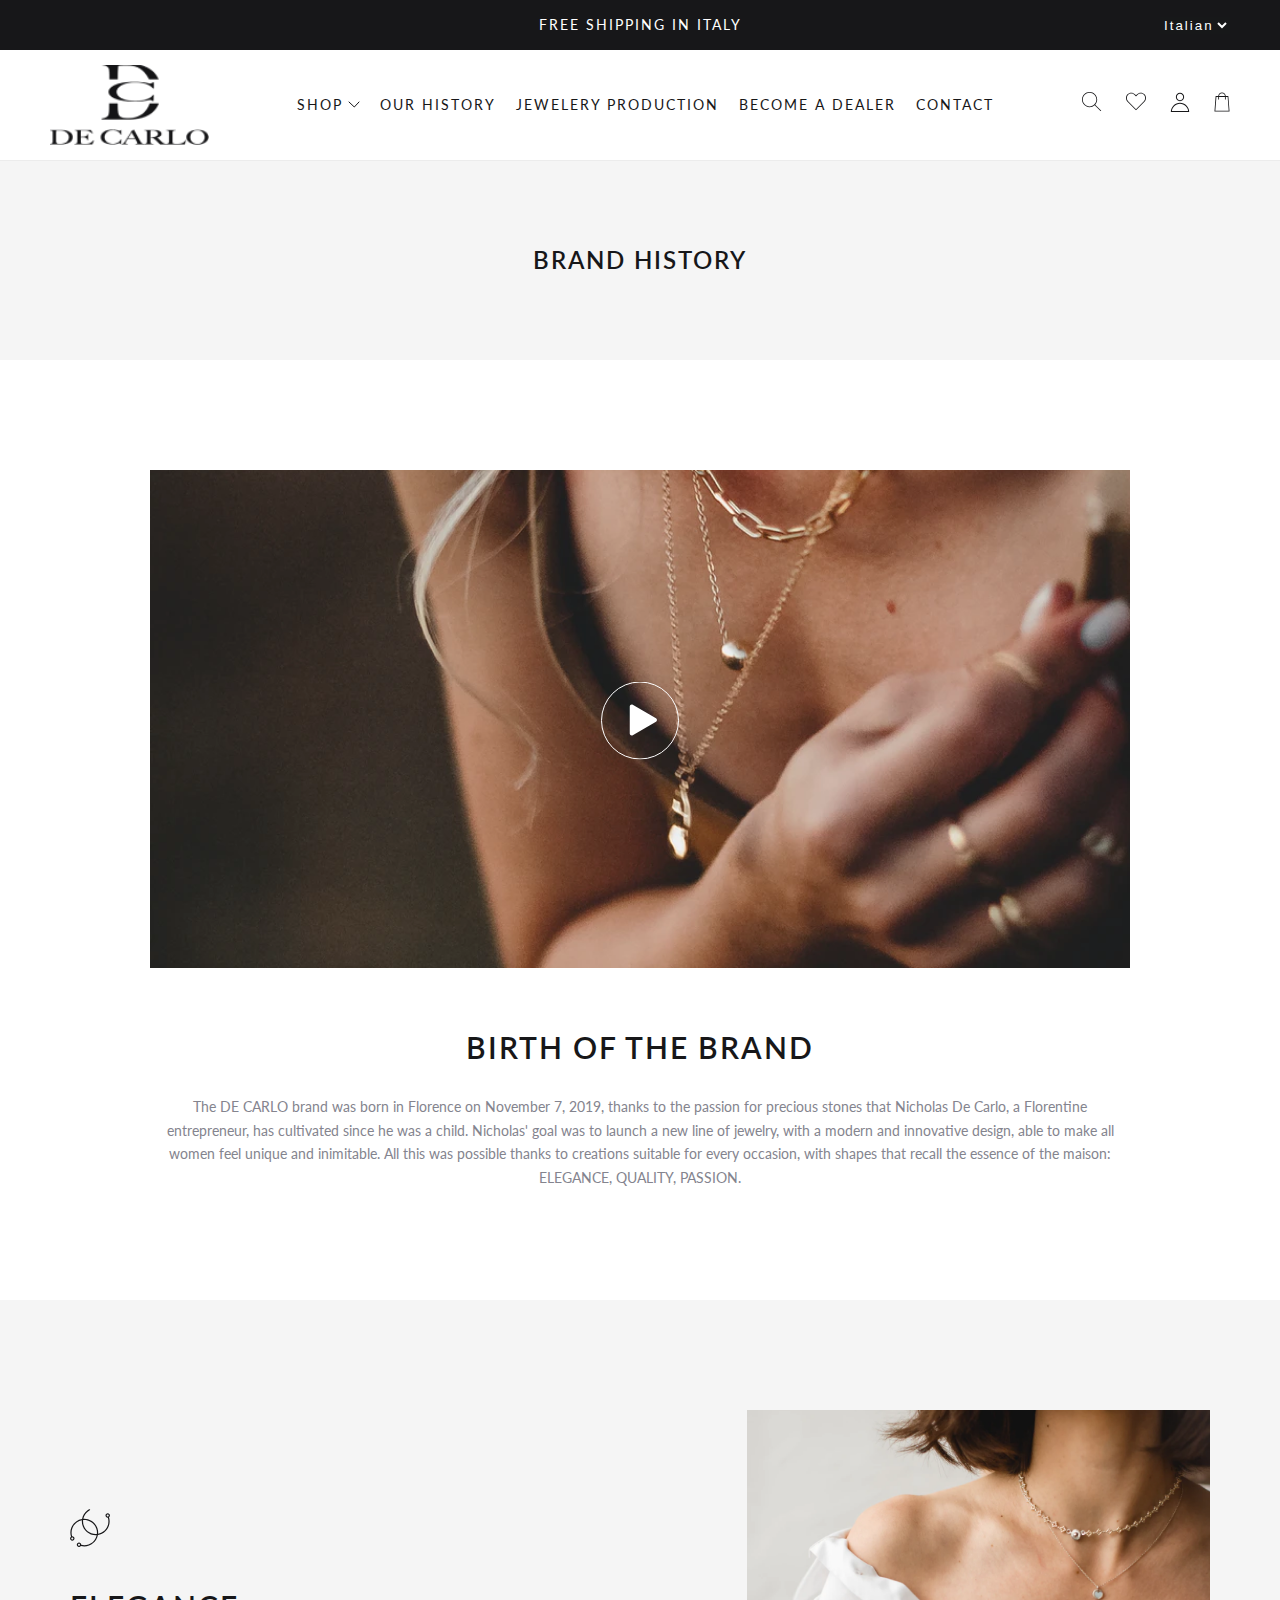
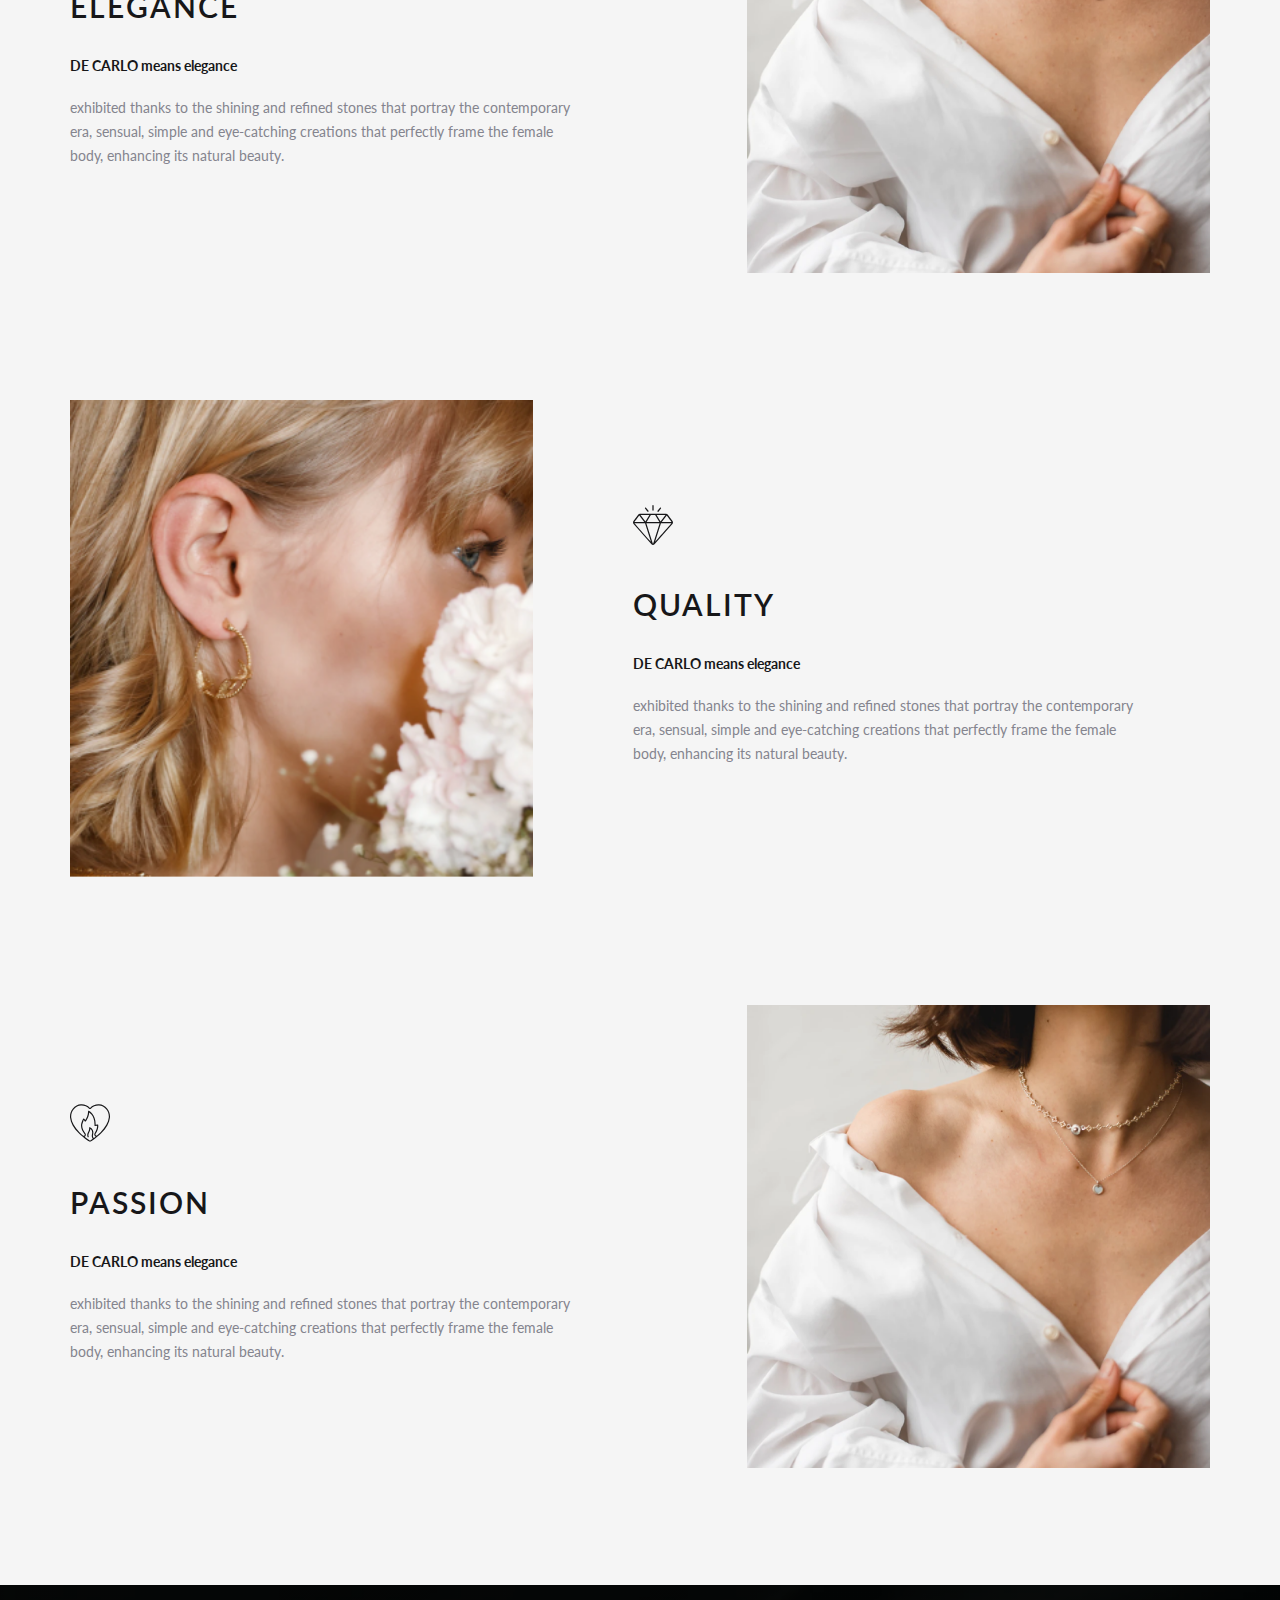
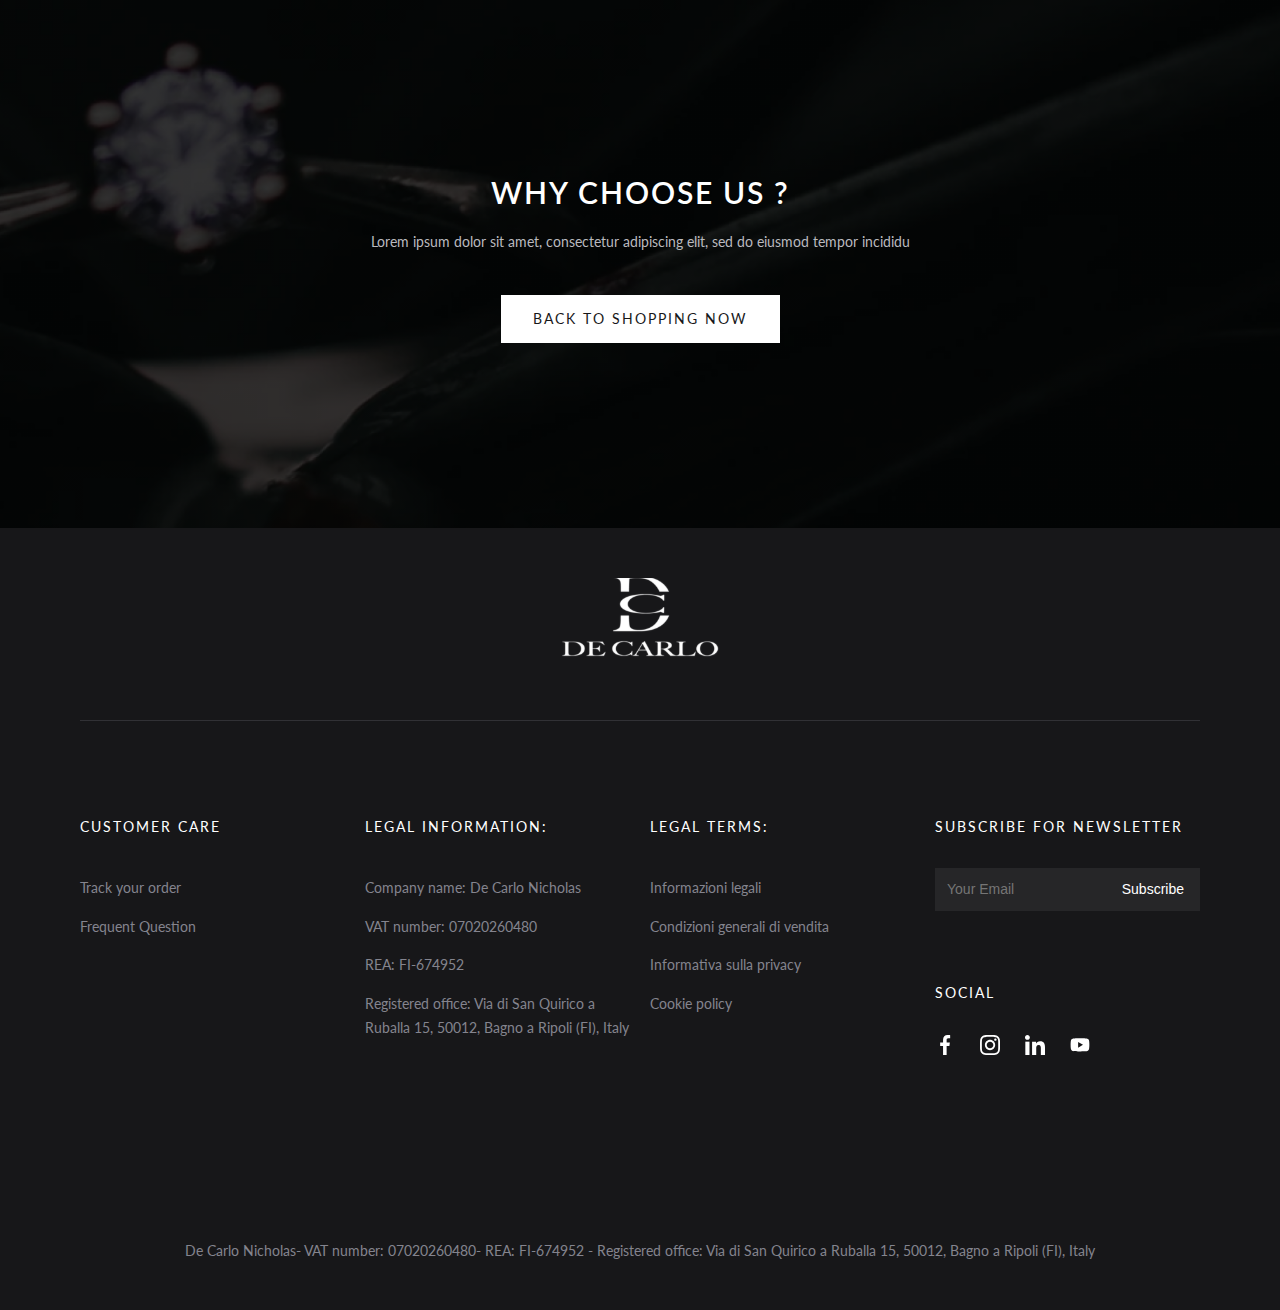
<file: history.html>
<!DOCTYPE html>
<html lang="en">
  <head>
    <meta charset="UTF-8" />
    <meta http-equiv="X-UA-Compatible" content="IE=edge" />
    <meta name="viewport" content="width=device-width, initial-scale=1.0" />
    <title>HISTORY</title>
    <link rel="stylesheet" href="./assets/css/main.css" />
    <!-- start google font -->
    <link rel="preconnect" href="https://fonts.googleapis.com" />
    <link rel="preconnect" href="https://fonts.gstatic.com" crossorigin />
    <link
      href="https://fonts.googleapis.com/css2?family=Lato:wght@400;700&family=Roboto:wght@300;500&display=swap"
      rel="stylesheet"
    />
    <!-- end google font -->
    <script src="https://ajax.googleapis.com/ajax/libs/jquery/3.1.1/jquery.min.js"></script>
  </head>
  <body>
    <div id="history">
      <!-- start header -->
      <header class="header">
        <div class="header__topbar">
          <div class="topbar__container">
            <p class="topbar__heading">FREE SHIPPING IN ITALY</p>
            <div class="topbar-select d-flex align-center">
              <select class="" name="select-qg" id="selectqg">
                <option value="">Italian</option>
                <option value="">Japan</option>
                <option value="">Korea</option>
              </select>
            </div>
          </div>
        </div>
        <div class="header__main d-flex">
          <a href="index.html" class="header__left">
            <img src="./assets/images/logo/logo.png" alt="logo" />
          </a>
          <nav class="header__nav d-flex flex-1 juistify-center align-center">
            <ul class="nav__items align-center d-none">
              <li class="nav__item">
                <a href="#" class=""
                  >SHOP
                  <span
                    ><img
                      style="margin: 0 0 2px 5px"
                      src="./assets/images/icon/dropblack.svg"
                      alt="" /></span
                ></a>
                <ul class="subnav">
                  <li class="d-block"><a href="collection.html">RING</a></li>
                  <li class="d-block"><a href="collection.html">BRACELETS</a></li>
                  <li class="d-block"><a href="collection.html">EARINGS</a></li>
                  <li class="d-block"><a href="collection.html">NECKLACE</a></li>
                </ul>
              </li>
              <li class="nav__item">
                <a href="history.html">OUR HISTORY</a>
              </li>
              <li class="nav__item">
                <a href="care-of-product.html">JEWELERY PRODUCTION</a>
              </li>
              <li class="nav__item">
                <a href="about.html">BECOME A DEALER</a>
              </li>
              <li class="nav__item">
                <a href="contact.html">CONTACT</a>
              </li>
            </ul>
          </nav>
          <div class="header__right">
            <div class="menu__items d-flex">
              <a href="#" class="menu__item">
                <img src="./assets/images/icon/search.svg" alt="icon" />
              </a>
              <a href="#" class="menu__item">
                <img src="./assets/images/icon/love.svg" alt="icon-imageion" />
              </a>
              <a href="#" class="menu__item">
                <img src="./assets/images/icon/user.svg" alt="icon" />
              </a>
              <a href="#" class="menu__item">
                <img src="./assets/images/icon/cart.svg" alt="icon" />
              </a>
              <button class="menu__item menu__button">
                <img
                  class="icon__menu"
                  src="./assets/images/icon/menu.svg"
                  alt="icon"
                />
                <img class="icon__close" src="./assets/images/icon/iconclose.svg" alt="">
              </button>
            </div>
          </div>
        </div>
      </header>
      <!-- end header -->
      <!-- start section brand name -->
      <section class="brand">
        <div class="d-flex juistify-center">
          <h1 class="brand__name heading heading-2">BRAND HISTORY</h1>
        </div>
      </section>
      <!-- end section brand name -->

      <!-- start video banner -->
      <section class="video-text pd-section d-flex juistify-center">
        <div class="container">
          <div class="row">
            <div class="col text-center">
              <div class="video-text__img  p-relative">
                <img class="w-100" src="./assets/images/slider/slider2.png" alt="" />
                <button class="vpop text-image__player">
                  <img src="./assets/images/icon/player.svg" alt="player" />
                </button>
              </div>
  
              <h2 class="video-text__heading heading heading-1">BIRTH OF THE BRAND</h2>
              <p class="video-text__text">
                The DE CARLO brand was born in Florence on November 7, 2019,
                thanks to the passion for precious stones that Nicholas De Carlo,
                a Florentine entrepreneur, has cultivated since he was a child.
                Nicholas' goal was to launch a new line of jewelry, with a modern
                and innovative design, able to make all women feel unique and
                inimitable. All this was possible thanks to creations suitable for
                every occasion, with shapes that recall the essence of the maison:
                ELEGANCE, QUALITY, PASSION.
              </p>
            </div>
          </div>
        </div>
        <div id="video-popup-overlay"></div>

        <div id="video-popup-container">
          <div id="video-popup-close" class="fade">&#10006;</div>
          <div id="video-popup-iframe-container">
            <iframe id="video-popup-iframe" width="773" height="435" src="https://www.youtube.com/embed/LWlggUg3jXc" title="Hành trình sáng tạo các tuyệt tác trang sức PNJ trong 29 năm" frameborder="0" allow="accelerometer; autoplay; clipboard-write; encrypted-media; gyroscope; picture-in-picture; web-share" allowfullscreen></iframe>
          </div>
        </div>
      </section>
      <!-- end video banner -->

      <!-- start text image -->
      <section class="list-text-image pd-row">
            <div class="container">
                <div class="row list-text-image__reverse">
                    <div class="col list-text-image__img" style="--w-xl:5;">
                        <img class="w-100" src="./assets/images/banner/banner1.png" alt="picture-history">
                    </div>
                    <div class="col list-text-image__text d-flex align-center" style="--w-xl:7;">
                        <div class="content__container">
                            <img src="./assets/images/icon/logo_brand.svg" alt="logo brand">
                            <h3 class="heading heading-1">ELEGANCE</h3>
                            <h4>DE CARLO means elegance</h4>
                            <p>exhibited thanks to the shining and refined stones that portray the contemporary era, sensual, simple and eye-catching creations that perfectly frame the female body, enhancing its natural beauty.</p>
                        </div>
                    </div>
                </div>
                <div class="row pd-row list-text-image__between">
                    <div class="col list-text-image__img" style="--w-xl:5;">
                        <img class="w-100" src="./assets/images/banner/banner4.png" alt="picture-history">
                    </div>
                    <div class="col list-text-image__text d-flex align-center" style="--w-xl:7;">
                        <div class="content__container">
                            <img src="./assets/images/icon/diamond.svg" alt="logo brand">
                            <h3 class="heading heading-1">QUALITY</h3>
                            <h4>DE CARLO means elegance</h4>
                            <p>exhibited thanks to the shining and refined stones that portray the contemporary era, sensual, simple and eye-catching creations that perfectly frame the female body, enhancing its natural beauty.</p>
                        </div>
                    </div>
                </div>
                <div class="row list-text-image__reverse">
                    <div class="col list-text-image__img" style="--w-xl:5;">
                        <img class="w-100" src="./assets/images/banner/banner1.png" alt="picture-history">
                    </div>
                    <div class="col list-text-image__text d-flex align-center" style="--w-xl:7;">
                        <div class="content__container">
                            <img src="./assets/images/icon/passion.svg" alt="logo brand">
                            <h3 class="heading heading-1">PASSION</h3>
                            <h4>DE CARLO means elegance</h4>
                            <p>exhibited thanks to the shining and refined stones that portray the contemporary era, sensual, simple and eye-catching creations that perfectly frame the female body, enhancing its natural beauty.</p>
                        </div>
                    </div>
                </div>
            </div>
      </section>
      <!-- end text image -->
      <!-- start section banner -->
      <section class="banner-history">
        <div class="banner__content d-flex align-center">
          <div class="col text-center">
            <h2 class="heading heading-1">WHY CHOOSE US ?</h2>
            <p>
              Lorem ipsum dolor sit amet, consectetur adipiscing elit, sed do
              eiusmod tempor incididu
            </p>
            <a class="btn d-inline-block">BACK TO SHOPPING NOW</a>
          </div>
        </div>
      </section>
      <!-- end section banner -->
      <!-- start footer -->
      <footer class="footer">
        <div class="container">
          <div class="row logo__box">
            <div class="col">
              <div class="footer__logo">
                <img src="./assets/images/logo/logo.svg" alt="logo" />
              </div>
            </div>
          </div>
          <div class="row footer__content">
            <div class="col footer__care" style="--w-md:6; --w-lg:3;">
              <h3 class="footer__heading">CUSTOMER CARE</h3>
              <ul class="footer__items">
                <li class="footer__item">
                  <a href="#">Track your order</a>
                </li>
                <li class="footer__item">
                  <a href="faq.html"
                    >Frequent Question</a
                  >
                </li>
              </ul>
            </div>
            <div class="col footer__information" style="--w-md:6; --w-lg:3;">
              <h3 class="footer__heading">
                LEGAL INFORMATION:
              </h3>
              <ul class="footer__items">
                <li class="footer__item">
                    Company name: De Carlo Nicholas
                </li>
                <li class="footer__item">
                  VAT number: 07020260480
                </li>
                <li class="footer__item">
                  REA: FI-674952
                </li>
                <li class="footer__item">
                    Registered office: Via di San Quirico a Ruballa 15, 50012,
                    Bagno a Ripoli (FI), Italy
                </li>
              </ul>
            </div>
            <div class="col footer__terms" style="--w-md:6; --w-lg:3;">
              <h3 class="footer__heading">LEGAL TERMS:</h3>
              <ul class="footer__items">
                <li class="footer__item">
                  <a href="#">Informazioni legali</a>
                </li>
                <li class="footer__item">
                  <a href="#">
                    Condizioni generali di vendita
                  </a>
                </li>
                <li class="footer__item">
                  <a href="#">Informativa sulla privacy</a>
                </li>
                <li class="footer__item">
                  <a href="#">Cookie policy</a>
                </li>
              </ul>
            </div>
            <div class="col footer__social" style="--w-md:6; --w-lg:3;">
              <h3 class="footer__heading">
                SUBSCRIBE FOR NEWSLETTER
              </h3>
              <div class="footer__input">
                <form action="#">
                  <input type="email" placeholder="Your Email" />
                  <button type="submit">Subscribe</button>
                </form>
              </div>
              <h3 class="footer__heading">SOCIAL</h3>
              <ul class="social__items d-flex">
                <li>
                  <a href="https://www.facebook.com/edricdang310"
                    ><img
                      src="./assets/images/icon/facebook.svg"
                      class="social__item"
                      alt="facebook"
                  /></a>
                </li>
                <li>
                  <a href="https://www.instagram.com/deleteallstartagain.2k/"
                    ><img
                      src="./assets/images/icon/instagram.svg"
                      class="social__item"
                      alt="instagram"
                  /></a>
                </li>
                <li>
                  <a href="https://www.linkedin.com/in/dhthinh/"
                    ><img
                      src="./assets/images/icon/linkedin.svg"
                      class="social__item"
                      alt="linkedin"
                  /></a>
                </li>
                <li>
                  <a
                    href="https://www.youtube.com/channel/UCjzcCjVwHkngCWX-VlDtLtQ"
                    ><img
                      src="./assets/images/icon/youtube.svg"
                      class="social__item"
                      alt="youtube"
                  /></a>
                </li>
              </ul>
            </div>
          </div>
          <div class="row footer__bottom">
            <div class="col">
              <p>
                De Carlo Nicholas- VAT number: 07020260480- REA: FI-674952 -
                Registered office: Via di San Quirico a Ruballa 15, 50012, Bagno
                a Ripoli (FI), Italy
              </p>
            </div>
          </div>
        </div>
      </footer>
      <!-- end footer -->
    </div>
    <!-- Javascript -->
    <script src="./assets/js/main.js"></script>
  </body>
</html>
</file>
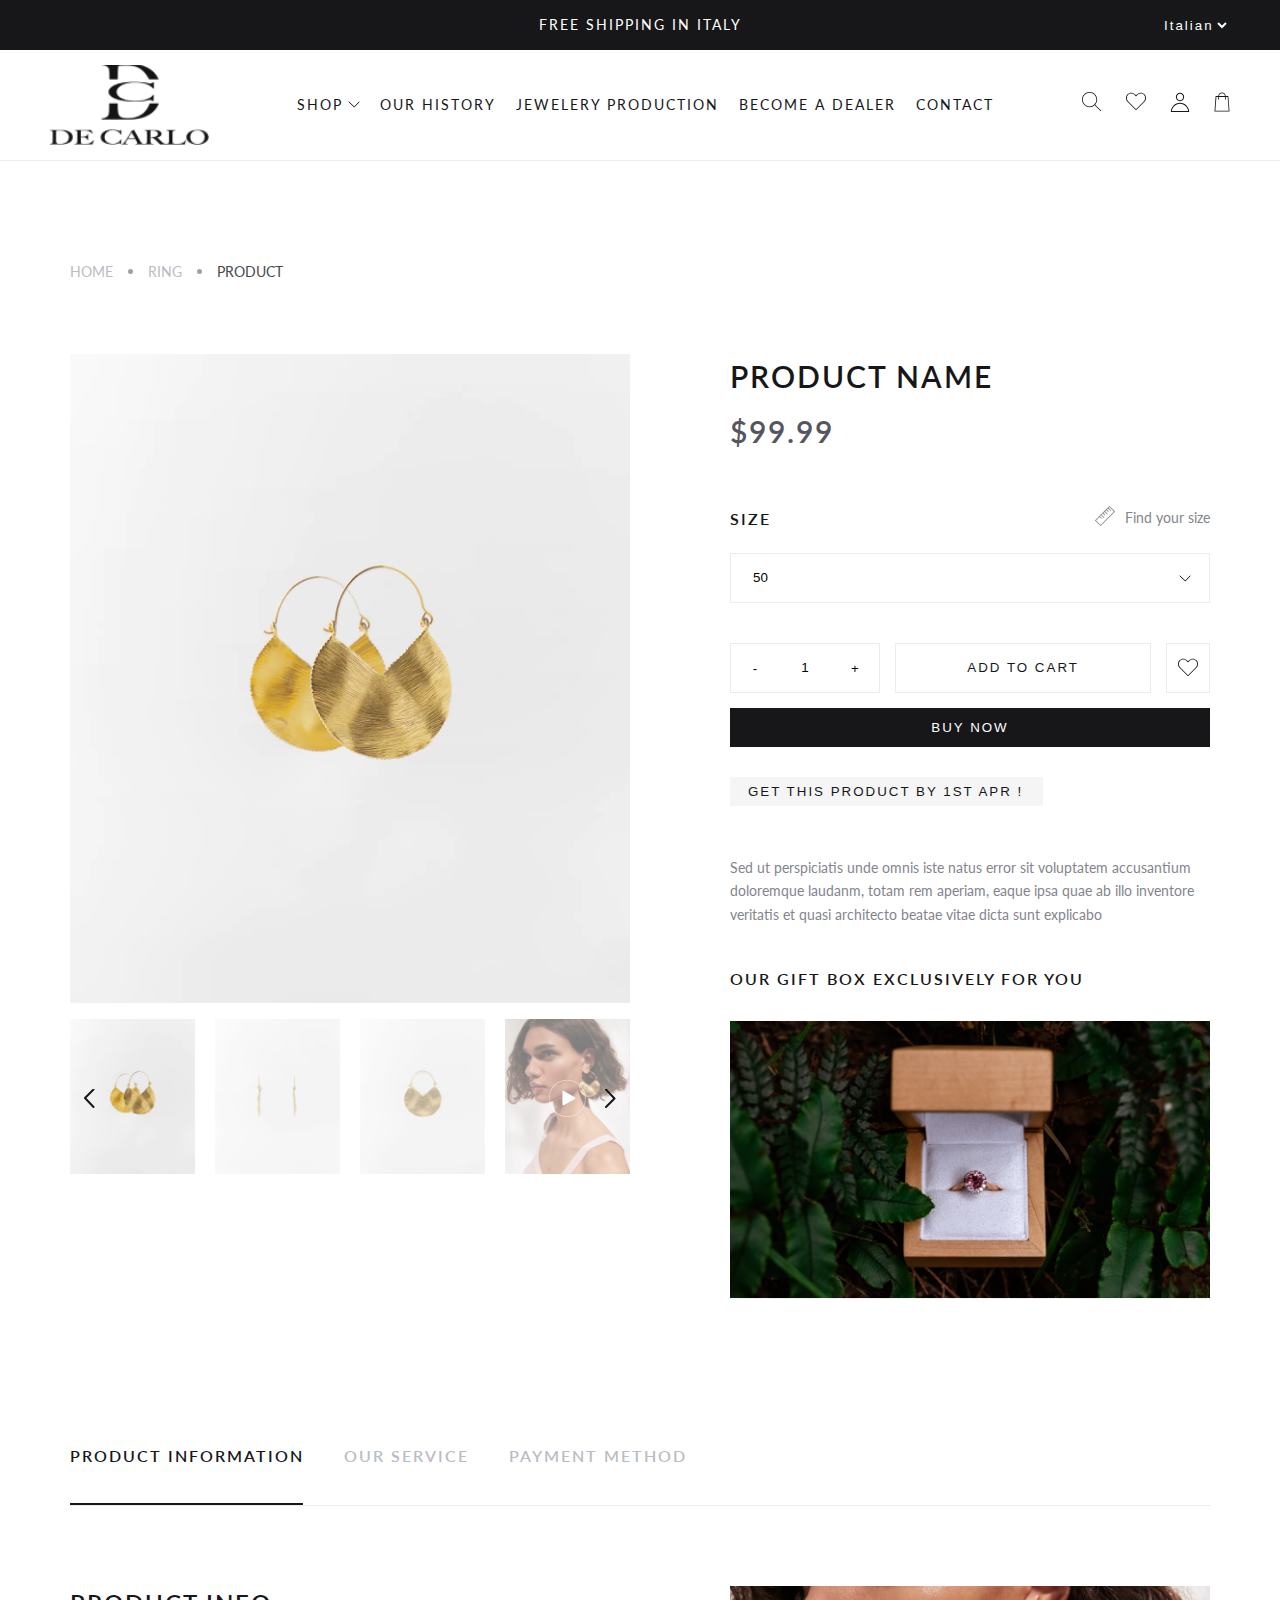
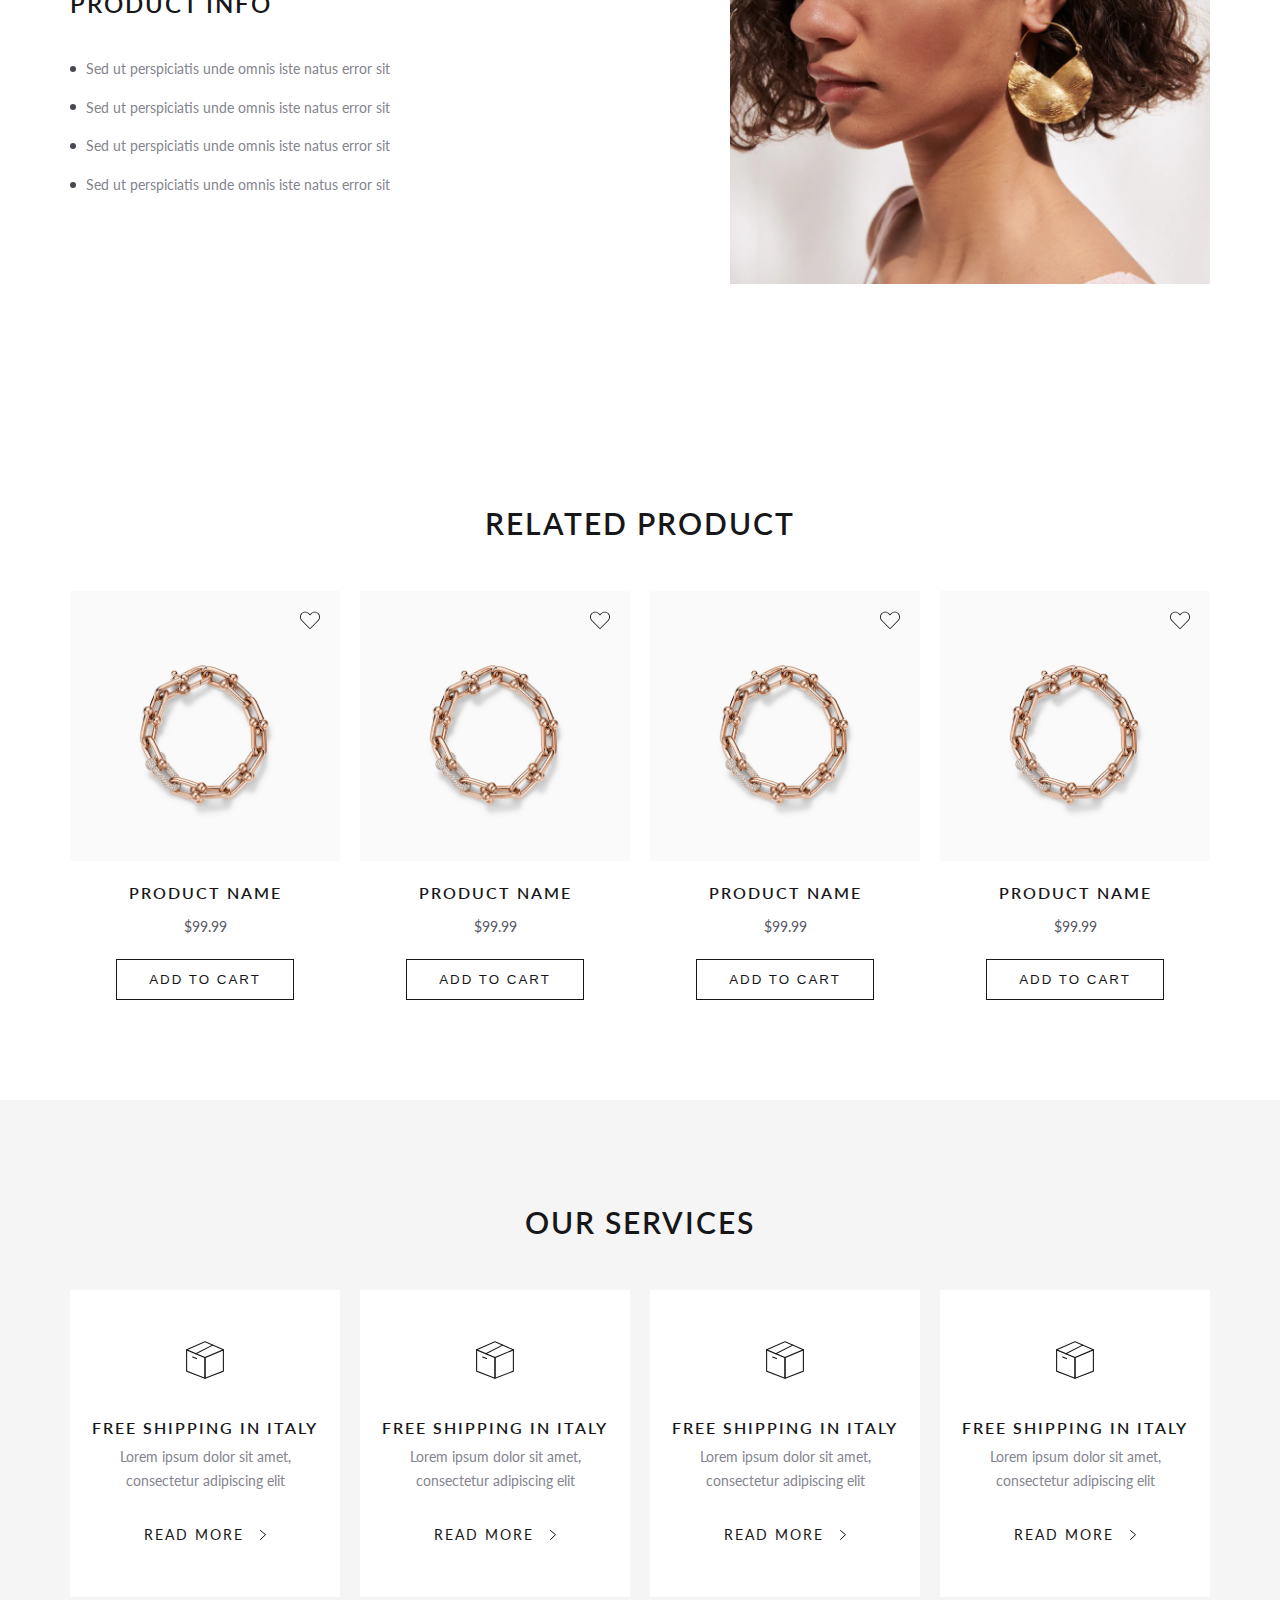
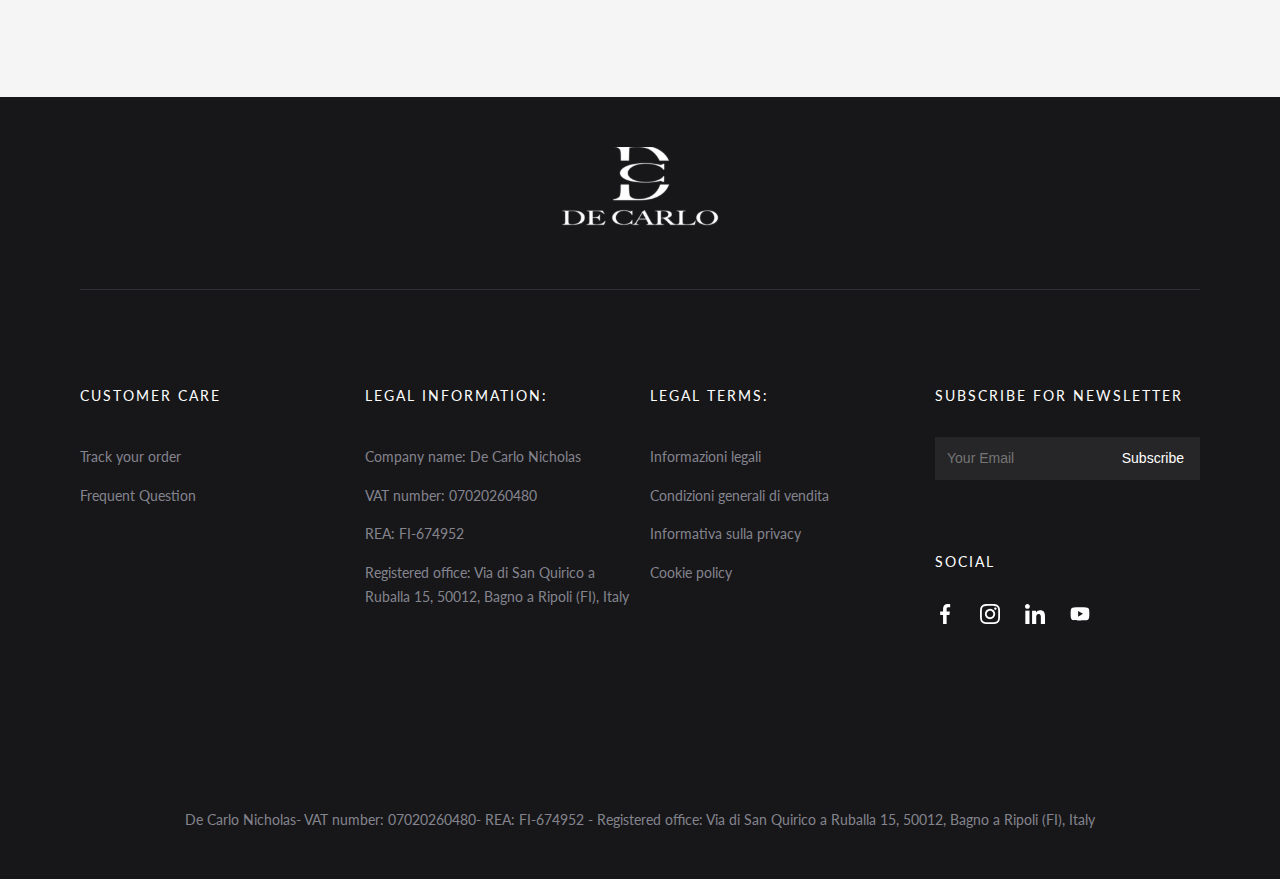
<file: product-detail.html>
<!DOCTYPE html>
<html lang="en">
  <head>
    <meta charset="UTF-8" />
    <meta http-equiv="X-UA-Compatible" content="IE=edge" />
    <meta name="viewport" content="width=device-width, initial-scale=1.0" />
    <title>Product Detail</title>
    <link rel="stylesheet" href="./assets/css/main.css" />
    <!-- start google font -->
    <link rel="preconnect" href="https://fonts.googleapis.com" />
    <link rel="preconnect" href="https://fonts.gstatic.com" crossorigin />
    <link
      href="https://fonts.googleapis.com/css2?family=Lato:wght@400;700&family=Roboto:wght@300;500&display=swap"
      rel="stylesheet"
    />
    <!-- end google font -->
  </head>
  <body>
    <div id="detail">
      <!-- start header -->
      <header class="header">
        <div class="header__topbar">
          <div class="topbar__container">
            <p class="topbar__heading">FREE SHIPPING IN ITALY</p>
            <div class="topbar-select d-flex align-center">
              <select class="" name="select-qg" id="selectqg">
                <option value="">Italian</option>
                <option value="">Japan</option>
                <option value="">Korea</option>
              </select>
            </div>
          </div>
        </div>
        <div class="header__main d-flex">
          <a href="index.html" class="header__left">
            <img src="./assets/images/logo/logo.png" alt="logo" />
          </a>
          <nav class="header__nav d-flex flex-1 juistify-center align-center">
            <ul class="nav__items align-center d-none">
              <li class="nav__item">
                <a href="#" class=""
                  >SHOP
                  <span
                    ><img
                      style="margin: 0 0 2px 5px"
                      src="./assets/images/icon/dropblack.svg"
                      alt="" /></span
                ></a>
                <ul class="subnav">
                  <li class="d-block"><a href="collection.html">RING</a></li>
                  <li class="d-block"><a href="collection.html">BRACELETS</a></li>
                  <li class="d-block"><a href="collection.html">EARINGS</a></li>
                  <li class="d-block"><a href="collection.html">NECKLACE</a></li>
                </ul>
              </li>
              <li class="nav__item">
                <a href="history.html">OUR HISTORY</a>
              </li>
              <li class="nav__item">
                <a href="care-of-product.html">JEWELERY PRODUCTION</a>
              </li>
              <li class="nav__item">
                <a href="about.html">BECOME A DEALER</a>
              </li>
              <li class="nav__item">
                <a href="contact.html">CONTACT</a>
              </li>
            </ul>
          </nav>
          <div class="header__right">
            <div class="menu__items d-flex">
              <a href="#" class="menu__item">
                <img src="./assets/images/icon/search.svg" alt="icon" />
              </a>
              <a href="#" class="menu__item">
                <img src="./assets/images/icon/love.svg" alt="icon-imageion" />
              </a>
              <a href="#" class="menu__item">
                <img src="./assets/images/icon/user.svg" alt="icon" />
              </a>
              <a href="#" class="menu__item">
                <img src="./assets/images/icon/cart.svg" alt="icon" />
              </a>
              <button class="menu__item menu__button">
                <img
                  class="icon__menu"
                  src="./assets/images/icon/menu.svg"
                  alt="icon"
                />
                <img class="icon__close" src="./assets/images/icon/iconclose.svg" alt="">
              </button>
            </div>
          </div>
        </div>
      </header>
      <!-- end header -->

      <!-- breadcrumb -->
      <section class="breadcrumb">
        <div class="container">
          <div class="row">
            <div class="col">
              <ul class="breadcrumb__items d-flex align-center">
                <li class="breadcrumb__item"><a href="#">HOME</a></li>
                <li class="breadcrumb__item"><div class="ellipse"></div></li>
                <li class="breadcrumb__item"><a href="#">RING</a></li>
                <li class="breadcrumb__item"><div class="ellipse"></div></li>
                <li class="breadcrumb__item present">
                  <a href="#">PRODUCT</a>
                </li>
              </ul>
            </div>
          </div>
        </div>
      </section>

      <!-- detail product -->
      <section class="product-detail">
        <div class="container">
          <div class="row">
            <div class="col" style="--w-lg:6;">
              <div class="product-detail__image">
                <img class="w-100" src="./assets/images/products/product.png" alt="product image" />
              </div>
              <div class="product-detail__images d-flex p-relative">
                <div class="product-detail__images--item">
                  <img class="w-100" src="./assets/images/products/product2.png" alt="product images" onclick="selectImages(this);" />
                </div>
                <div class="product-detail__images--item">
                  <img class="w-100" src="./assets/images/products/product5.png" alt="product images" onclick="selectImages(this);" />
                </div>
                <div class="product-detail__images--item">
                  <img class="w-100" src="./assets/images/products/product3.png" alt="product images" onclick="selectImages(this);" />
                </div>
                <div class="product-detail__images--item p-relative">
                  <img class="w-100" src="./assets/images/products/product4.png" alt="product images" onclick="selectImages(this);" />
                  <button class="text-image__player"0>
                    <img style="width: 61.5%;" src="./assets/images/icon/player.svg" alt="" />
                  </button>
                </div>
                <div class="image__arrow d-flex f-space p-absolute w-100">
                  <button><img src="./assets/images/icon/prev-black.svg" alt="prev"></button>
                  <button><img src="./assets/images/icon/next-black.svg" alt="next"></button>
                </div>
              </div>
            </div>
            <div class="col" style="--w-lg:6;">
              <div class="product-detail__content">
                <form action="#">
                  <h2 class="product-detail__name heading heading-1">
                    PRODUCT NAME
                  </h2>
                  <span class="product-detail__price heading heading-1">$99.99</span>
                  <div class="product-detail__size d-flex f-space align-center">
                    <h3 class="heading heading-4">SIZE</h3>
                    <div class="d-flex text-center">
                      <span><img src="./assets/images/icon/icon-size.svg" alt="size" style="margin-right: 10px;"/></span>Find your size
                    </div>
                  </div>
                  
                  <div class="select p-relative">
                    <select name="select-size" id="" class="select-size__items">
                      <option class="select-size__item" value="">50</option>
                      <option class="select-size__item" value="">51</option>
                      <option class="select-size__item" value="">52</option>
                    </select>
                    <div class="dropdown-btn p-absolute d-flex juistify-center align-center">
                      <img src="./assets/images/icon/dropblack.svg" alt="">
                    </div>
                  </div>
                  <div class="btn-add">
                    <div class="select-number d-flex">
                      <input value="-" type="button" class="select-number__sum d-flex juistify-center text-center" onclick="subNumber();">
                        <input class="select__input select__input--number text-center" type="text" value="1"/>
                      <input value="+" type="button" class="select-number__sub d-flex juistify-center text-center" onclick="sumNumber();">
                    </div>
                    <div class="btn-addtocart flex-1 d-flex">
                      <button class="btn product-detail__btn">ADD TO CART</button>
                      <button class="btn btn__love d-flex juistify-center align-center">
                        <img src="./assets/images/icon/love.svg" alt="" />
                      </button>
                    </div>
                  </div>
                  <button class="btn product-detail__btn--buy">
                    BUY NOW
                  </button>
                  <button class="btn d-none product-detail__btn--register">GET THIS PRODUCT BY 1ST APR !</button>
                </form>
                <p class="product-detail__content--context1">
                  Sed ut perspiciatis unde omnis iste natus error sit voluptatem
                  accusantium doloremque laudanm, totam rem aperiam, eaque ipsa
                  quae ab illo inventore veritatis et quasi architecto beatae
                  vitae dicta sunt explicabo
                </p>

                <h3 class="heading heading-4 product-detail__content--heading">
                  OUR GIFT BOX EXCLUSIVELY FOR YOU
                </h3>

                <img
                  class="product-detail__content--img"
                  src="./assets/images/products/product-detail.png"
                  alt=""
                />
              </div>
            </div>
          </div>
        </div>
      </section>
      <section class="product-info pd-section-2">
        <div class="container">
          <!-- tab items -->
          <div class="tab__items d-flex">
            <div class="tabs d-flex p-relative">
              <div class="pd-inline">
                <div class="tab-item active">
                  <h3 class="heading heading-4">PRODUCT INFORMATION</h3>
                </div>
              </div>
              <div class="pd-inline">
                <div class="tab-item">
                  <h3 class="heading heading-4">OUR SERVICE</h3>
                </div>
              </div>
              <div class="pd-inline">
                <div class="tab-item">
                  <h3 class="heading heading-4">PAYMENT METHOD</h3>
                </div>
              </div>
              <div class="line"></div>
            </div>
          </div>
          <!-- tab content -->
          <div class="tab__content">
            <div class="tab-pane active">
              <div class="row">
                <div class="col" style="--w-md:6;">
                  <h3 class="tab__heading heading heading-2">PRODUCT INFO</h3>
                  <ul>
                    <li class="d-flex align-center"><div class="ellipse2"></div> Sed ut perspiciatis unde omnis iste natus error sit</li>
                    <li class="d-flex align-center"><div class="ellipse2"></div> Sed ut perspiciatis unde omnis iste natus error sit</li>
                    <li class="d-flex align-center"><div class="ellipse2"></div> Sed ut perspiciatis unde omnis iste natus error sit</li>
                    <li class="d-flex align-center"><div class="ellipse2"></div> Sed ut perspiciatis unde omnis iste natus error sit</li>
                  </ul>
                </div>
                <div class="col" style="--w-md:6;">
                  <img
                    src="./assets/images/products/product-detail2.png"
                    alt=""
                  />
                </div>
              </div>
            </div>
            <div class="tab-pane">
              <div class="row">
                <div class="col" style="--w-md:6;">
                  <h3 class="tab__heading heading heading-2">PRODUCT INFO</h3>
                  <ul>
                    <li class="d-flex align-center"><div class="ellipse2"></div> Sed ut perspiciatis unde omnis iste natus error sit</li>
                    <li class="d-flex align-center"><div class="ellipse2"></div> Sed ut perspiciatis unde omnis iste natus error sit</li>
                  </ul>
                </div>
                <div class="col" style="--w-md:6;">
                  <img
                    src="./assets/images/products/product-detail2.png"
                    alt=""
                  />
                </div>
              </div>
            </div>
            <div class="tab-pane">
              <div class="row">
                <div class="col" style="--w-md:6;">
                  <h3 class="tab__heading heading heading-2">PRODUCT INFO</h3>
                  <ul>
                    <li class="d-flex align-center"><div class="ellipse2"></div> Sed ut perspiciatis unde omnis iste natus error sit</li>
                    <li class="d-flex align-center"><div class="ellipse2"></div> Sed ut perspiciatis unde omnis iste natus error sit</li>
                    <li class="d-flex align-center"><div class="ellipse2"></div> Sed ut perspiciatis unde omnis iste natus error sit</li>
                  </ul>
                </div>
                <div class="col" style="--w-md:6;">
                  <img
                    src="./assets/images/products/product-detail.png"
                    alt=""
                  />
                </div>
              </div>
            </div>
          </div>
        </div>
      </section>

      <!-- start section product -->
      <section class="product pd-section">
        <div class="container">
          <div class="row">
            <div class="col">
              <h2 class="heading heading-1 text-center">RELATED PRODUCT</h2>
            </div>
          </div>
          <div class="product__items mg-t-container">
            <div class="product__item">
              <div class="product__content">
                <button type="submit" class="product__wishlist"  name="addWishList" >
                  <img src="./assets/images/icon/love.svg" alt="icon-image"/>
                </button>
                <img class="w-100" src="./assets/images/products/product1.png" alt="" />
                <h3 class="product__name heading heading-4">PRODUCT NAME</h3>
                <span class="product__rice">$99.99</span>
                <button class="product__btn btn">ADD TO CART</button>
              </div>
            </div>
            <div class="product__item">
              <div class="product__content">
                <button type="submit" class="product__wishlist"  name="addWishList" >
                  <img src="./assets/images/icon/love.svg" alt="icon-image"/>
                </button>
                <img class="w-100" src="./assets/images/products/product1.png" alt="" />
                <h3 class="product__name heading heading-4">PRODUCT NAME</h3>
                <span class="product__rice">$99.99</span>
                <button class="product__btn btn">ADD TO CART</button>
              </div>
            </div>

            <div class="product__item">
              <div class="product__content">
                <button type="submit" class="product__wishlist"  name="addWishList" >
                  <img src="./assets/images/icon/love.svg" alt="icon-image"/>
                </button>
                <img class="w-100" src="./assets/images/products/product1.png" alt="" />
                <h3 class="product__name heading heading-4">PRODUCT NAME</h3>
                <span class="product__rice">$99.99</span>
                <button class="product__btn btn">ADD TO CART</button>
              </div>
            </div>

            <div class="product__item">
              <div class="product__content">
                <button type="submit" class="product__wishlist"  name="addWishList" >
                  <img src="./assets/images/icon/love.svg" alt="icon-image"/>
                </button>
                <img class="w-100" src="./assets/images/products/product1.png" alt="" />
                <h3 class="product__name heading heading-4">PRODUCT NAME</h3>
                <span class="product__rice">$99.99</span>
                <button class="product__btn btn">ADD TO CART</button>
              </div>
            </div>
          </div>
        </div>
      </section>
      <!-- end section product -->

      <!-- start section parner -->
      <section class="partner pd-section-2">
        <div class="container">
          <div class="row">
            <div class="col">
              <h2 class="heading heading-1 text-center">OUR SERVICES</h2>
            </div>
          </div>
          <div class="row mg-t-container">
            <div class="col" style="--w-md:6; --w-lg:3;">
              <div class="card partner__item">
                <div class="partner__image">
                  <img src="./assets/images/icon/box.svg" alt="logo-partner" />
                </div>
                <h3 class="partner__heading heading heading-4">
                  FREE SHIPPING IN ITALY
                </h3>
                <p class="partner__text">
                  Lorem ipsum dolor sit amet, consectetur adipiscing elit
                </p>
                <div class="partner__info">
                  <a href="#"> READ MORE </a>
                  <img src="./assets/images/icon/icon-next-black.svg" alt="" />
                </div>
              </div>
            </div>
            <div class="col" style="--w-md:6; --w-lg:3;">
              <div class="card partner__item">
                <div class="partner__image">
                  <img src="./assets/images/icon/box.svg" alt="logo-partner" />
                </div>
                <h3 class="partner__heading heading heading-4">
                  FREE SHIPPING IN ITALY
                </h3>
                <p class="partner__text">
                  Lorem ipsum dolor sit amet, consectetur adipiscing elit
                </p>
                <div class="partner__info">
                  <a href="#"> READ MORE </a>
                  <img src="./assets/images/icon/icon-next-black.svg" alt="" />
                </div>
              </div>
            </div>
            <div class="col" style="--w-md:6; --w-lg:3;">
              <div class="card partner__item">
                <div class="partner__image">
                  <img src="./assets/images/icon/box.svg" alt="logo-partner" />
                </div>
                <h3 class="partner__heading heading heading-4">
                  FREE SHIPPING IN ITALY
                </h3>
                <p class="partner__text">
                  Lorem ipsum dolor sit amet, consectetur adipiscing elit
                </p>
                <div class="partner__info">
                  <a href="#"> READ MORE </a>
                  <img src="./assets/images/icon/icon-next-black.svg" alt="" />
                </div>
              </div>
            </div>
            <div class="col" style="--w-md:6; --w-lg:3;">
              <div class="card partner__item">
                <div class="partner__image">
                  <img src="./assets/images/icon/box.svg" alt="logo-partner" />
                </div>
                <h3 class="partner__heading heading heading-4">
                  FREE SHIPPING IN ITALY
                </h3>
                <p class="partner__text">
                  Lorem ipsum dolor sit amet, consectetur adipiscing elit
                </p>
                <div class="partner__info">
                  <a href="#"> READ MORE </a>
                  <img src="./assets/images/icon/icon-next-black.svg" alt="" />
                </div>
              </div>
            </div>
          </div>
        </div>
      </section>
      <!-- end section parner -->

      <!-- start footer -->
      <footer class="footer">
        <div class="container">
          <div class="row logo__box">
            <div class="col">
              <div class="footer__logo">
                <img src="./assets/images/logo/logo.svg" alt="logo" />
              </div>
            </div>
          </div>
          <div class="row footer__content">
            <div class="col footer__care" style="--w-md:6; --w-lg:3;">
              <h3 class="footer__heading">CUSTOMER CARE</h3>
              <ul class="footer__items">
                <li class="footer__item">
                  <a href="#">Track your order</a>
                </li>
                <li class="footer__item">
                  <a href="faq.html"
                    >Frequent Question</a
                  >
                </li>
              </ul>
            </div>
            <div class="col footer__information" style="--w-md:6; --w-lg:3;">
              <h3 class="footer__heading">
                LEGAL INFORMATION:
              </h3>
              <ul class="footer__items">
                <li class="footer__item">
                    Company name: De Carlo Nicholas
                </li>
                <li class="footer__item">
                  VAT number: 07020260480
                </li>
                <li class="footer__item">
                  REA: FI-674952
                </li>
                <li class="footer__item">
                    Registered office: Via di San Quirico a Ruballa 15, 50012,
                    Bagno a Ripoli (FI), Italy
                </li>
              </ul>
            </div>
            <div class="col footer__terms" style="--w-md:6; --w-lg:3;">
              <h3 class="footer__heading">LEGAL TERMS:</h3>
              <ul class="footer__items">
                <li class="footer__item">
                  <a href="#">Informazioni legali</a>
                </li>
                <li class="footer__item">
                  <a href="#">
                    Condizioni generali di vendita
                  </a>
                </li>
                <li class="footer__item">
                  <a href="#">Informativa sulla privacy</a>
                </li>
                <li class="footer__item">
                  <a href="#">Cookie policy</a>
                </li>
              </ul>
            </div>
            <div class="col footer__social" style="--w-md:6; --w-lg:3;">
              <h3 class="footer__heading">
                SUBSCRIBE FOR NEWSLETTER
              </h3>
              <div class="footer__input">
                <form action="#">
                  <input type="email" placeholder="Your Email" />
                  <button type="submit">Subscribe</button>
                </form>
              </div>
              <h3 class="footer__heading">SOCIAL</h3>
              <ul class="social__items d-flex">
                <li>
                  <a href="https://www.facebook.com/edricdang310"
                    ><img
                      src="./assets/images/icon/facebook.svg"
                      class="social__item"
                      alt="facebook"
                  /></a>
                </li>
                <li>
                  <a href="https://www.instagram.com/deleteallstartagain.2k/"
                    ><img
                      src="./assets/images/icon/instagram.svg"
                      class="social__item"
                      alt="instagram"
                  /></a>
                </li>
                <li>
                  <a href="https://www.linkedin.com/in/dhthinh/"
                    ><img
                      src="./assets/images/icon/linkedin.svg"
                      class="social__item"
                      alt="linkedin"
                  /></a>
                </li>
                <li>
                  <a
                    href="https://www.youtube.com/channel/UCjzcCjVwHkngCWX-VlDtLtQ"
                    ><img
                      src="./assets/images/icon/youtube.svg"
                      class="social__item"
                      alt="youtube"
                  /></a>
                </li>
              </ul>
            </div>
          </div>
          <div class="row footer__bottom">
            <div class="col">
              <p>
                De Carlo Nicholas- VAT number: 07020260480- REA: FI-674952 -
                Registered office: Via di San Quirico a Ruballa 15, 50012, Bagno
                a Ripoli (FI), Italy
              </p>
            </div>
          </div>
        </div>
      </footer>
      <!-- end footer -->
    </div>
    <!-- Javascript -->
    <script src="./assets/js/main.js"></script>
    <script src="./assets/js/tab.js"></script>
  </body>
</html>
</file>
<file: assets/css/main.css>
@import url("../../assets/css/helper.css");
@import url("../../assets/css/layout.css");
@font-face {
    font-family: 'Lato';
    src: url('../fonts/Lato-SemiBold.woff2') format('woff2'),
        url('../fonts/Lato-SemiBold.woff') format('woff');
    font-weight: 600;
    font-style: normal;
    font-display: swap;
}

:root {
    --gutter: calc(15px / 2);
    --black: #171719;
    --gray: #bababf;
    --gray-d: #555562;
    --gray-l: #f1efee;
    --gray-bg: #F5F5F5;
    --white: #ffffff;
    --gray-t: #84848E;
    --smooth: all 0.3s ease-in;
}



* {
    box-sizing: border-box;
}

html {
    font-size: 62.5%;
}

body {
    font-family: "Lato", sans-serif;
    font-size: 14px;
    line-height: 1.7;
    color: var(--gray-t);
    font-weight: 400;
    margin: 0;
    padding: 0;
}


.btn {
    padding: 12px 32px;
    background-color: var(--white);
    color: var(--black);
    border: none;
    letter-spacing: 2px;
}
  
.btn:hover {
    cursor: pointer;
    background-color: var(--gray-l);
}

.heading {
    font-weight: 600;
    line-height: 1.5;
    letter-spacing: 2px;
    color: var(--black);
    margin: 0;
}

.heading-1{
    font-size: 20px;
}

.heading-2{
    font-size: 18px;
}

.heading-3{
    font-size: 20px;
}

.heading-4{
    font-size: 14px;
}

/* ======================== */

.card {
    position: relative;
    display: flex;
    flex-direction: column;
    justify-content: center;
    align-items: center;
}

/* === header === */
.header {
    width: 100%;
    height: 120px;
    color: var(--white);
    position: relative;
    z-index: 3;
    box-shadow: 0px 1px 0px 0px #ECECEC;
}

.show::before {
    position: fixed;
    content: "";
    width: 100%;
    height: 100vh;
    top: 0;
    left: 0;
    background-color: rgba(0, 0, 0, 0.4);
    z-index: 1;
}

.header.header::before.show{
    display: initial;
}

.header__topbar {
    position: absolute;
    width: 100%;
    background-color: var(--black);
    padding: 0 15px;
    z-index: 5;
}

.topbar__container {
    position: relative;
    width: 100%;
    height: 50px;   
    display: flex;
    align-items: center;
}

.topbar__container p{
    color: var(--white);
    letter-spacing: 2px;
}

.topbar-select {
    position: absolute;
    right: 0;
}

.topbar-select select {
    letter-spacing: 2px;
    background: #171819;
    color: var(--white);
    border: none;
}

.topbar-select select:focus {
    border: none;
}

.header__main {
    top: 50px;
    z-index: 3;
    width: 100%;
    position: absolute;
    height: 70px;
    padding: 0 15px;
    background-color: var(--white);
}

.header__left{
    padding: 15px 0;
}

.header__left img {
    height: 100%;
}

.nav__items {
    padding-left: 0px;
    justify-content: space-between;
}

.nav__items > li {
    line-height: 110px;
}

.nav__item {
    padding: 0 var(--gutter);
    letter-spacing: 2px;
    list-style: none;
    display: block;
}

.nav__items.nav__items--open{
    transition: var(--smooth);
    display: flex;
    flex-direction: column;
    position: absolute;
    background-color: var(--white);
    top: 100%;
    border-top: solid 1px var(--gray-l);
    left: 0;
    right: 0;
    margin: 0;
    z-index: 5;
    box-shadow: inset 0px -1px 0px #ECECEC;
}

.nav__items.nav__items--open li {
    line-height: initial;
    padding: 15px 0px;
    width: 100%;
}

.nav__items.nav__items--open a {
    padding: 0 15px;
}

.nav__items.nav__items--open li:hover{
    background-color: var(--gray-bg);
}


.nav__item a {
    display: flex;
    justify-content: space-between;
    color: var(--black);
    text-decoration: none;
}

.menu__items {
    justify-content: center;
    align-items: center;
    height: 100%;
    margin-inline: -12px;
}

.menu__item {
    padding: 0 12px;
}

.menu__button {
    background-color: transparent;
    border: none;
}



.menu__button.icon__open-close .icon__menu{
    display: none;
}

.menu__button.icon__open-close .icon__close {
    display: block;
}

.menu__button .icon__close {
    display: none;
}

.menu__button:hover {
    cursor: pointer;
}

/* === subnav === */
.header__nav > li{
    position: relative;
}

.subnav {
    display: none;
    margin-top: 20px;
    transition: var(--smooth);
    background-color: var(--white);
    color: var(--black);
    min-width: 300px;
    list-style: none;
    padding-left: 0;
}

.header__nav li:hover .subnav {
    display: block;
}

.subnav li a {
    display: block;
}

.subnav li:hover a {
    background-color: var(--gray-bg);
}

.subnav > li a{
    padding: 0 15px;
}

/* === slider === */
.slider {
    position: relative;
    width: 100%;
    height: calc(100vh - 120px);
}

.slider__btn {
    text-decoration: none;
    display: inline-block;
}

.slider__arrow button {
    background-color: transparent;
    border: none;
}

.slider__arrow button:hover {
    cursor: pointer;
}

.slider__arrow {
    position: absolute;
    top: 50%;
    transform: translateY(-50%);
    width: 100%;
    padding: 0 20px;
    z-index: 1;
}

.sliders img {
    width: 100%;
    height: calc(100vh - 120px);
    object-fit: cover;
}

.mySlides {
    display: none;
}

.slider__content {
    position: absolute;
    bottom: 0;
    padding: 15px 0;
}
  
.slider__heading {
    color: var(--white);
    text-align: left;
    margin-bottom: 15px;
}

/* === Category === */
.category .category__btn {
    padding: initial;
    position: absolute;
    bottom: 10px;
    min-width: 125px;
    min-height: 50px;
    padding: 13px 16px;
    text-decoration: none;
}

/* === text-image === */
.text-image__items {
    display: grid;
    grid-template-columns: repeat(1, 1fr);
    background-color: var(--gray-bg);
}

.text-image .row {
    background-color: var(--gray-bg);
}

.text-image__video {
    position: relative;
    height: 100%;
}

.text-image__video img{
    height: 100%;
}

.text-image__player {
    position: absolute;
    top: 50%;
    left: 50%;
    transform: translate(-50%, -50%);
    background-color: transparent;
    border: none;
}

.text-image__player:hover {
    cursor: pointer;
}

.text-image__context {
    top: 50%;
    transform: translateY(-50%);
    padding: 45px;
}

.text-image__heading {
    text-align: left;
    margin: 0px 0px 20px 0px;
}

.text-image__content {
    padding: 60px 30px;
}

.text-image__content p {
    margin-bottom: 70px;
    color: var(--gray-t);
}

.text-image__btn {
    text-decoration: none;
    display: inline-block;
    color: var(--black);
}

.text-image__btn a {
    display: inline-block;
}

/* === video === */
#video-popup-container {
    display:none;
    position: fixed;
    z-index: 996;
    width: 60%;
    left: 50%;
    margin-left: -30%;
    top: 20%;
    background-color: #fff;
  }
  
  #video-popup-close {
    cursor: pointer;
    position: absolute;
    right: -10px;
    top: -10px;
    z-index: 998;
    width: 25px;
    height: 25px;
    border-radius: 25px;
    text-align: center;
    font-size: 12px;
    background-color: #000;
    line-height: 25px;
    color: #fff;
  }
  
  #video-popup-iframe-container {
    position: absolute;
    z-index: 997;
    width: 100%;
    padding-bottom: 56.25%;
    border: 2px solid #000;
    border-radius: 2px;
    background-color: #000;
  }
  
  #video-popup-iframe {
    z-index: 999;
    position: absolute;
    width: 100%;
    height: 100%;
    left: 0;
    top: 0;
    background-color: #000;
  }
  
  #video-popup-overlay {
    display: none;
    position: fixed;
    z-index: 995;
    top: 0;
    background-color: #000;
    opacity: 0.8;
    width: 100%;
    height: 100%;
  }
  
  #video-popup-close:hover {
    color: #DE0023;
  }

/* === product === */
.product__items {
    padding-top: var(--gutter);
    display: flex;
    overflow-x: auto;
    margin-inline: -10px;
}

.product__items::-webkit-scrollbar {
    height: 0px !important;
}

.product__item {
    scroll-snap-align: start;
    padding: 0 10px;
}

.product__content {
    position: relative;
    display: flex;
    flex-direction: column;
    justify-content: center;
    align-items: center;
    width: 150px;
    height: 100%;
}

.product__wishlist {
    border: none;
    position: absolute;
    width: 30px;
    height: 30px;
    top: 15px;
    right: 15px;
    border-radius: 50%;
    display: flex;
    justify-content: center;
    align-items: center;
    background-color: transparent;
}

.product__wishlist:hover {
    background-color: var(--gray);
    cursor: pointer;
}

.product__btn {
    border: solid 1px var(--black);
    padding: 8px 14px;
    margin-top: 20px;
}

.product__btn:hover {
    background-color: var(--gray-bg);
}

.product__name {
    color: var(--black);
    margin-top: 20px;
    padding-inline: 5px;
}

.product__rice {
    color: var(--gray-d);
    margin-top: 10px;
}

/* ================================= */

/* === banner === */
.banner {
    min-height: 300px;
    background-image: url(../../assets/images/banner/banner2.jpg);
    background-position: top;
    background-position: center;
    background-size: cover;
    background-repeat: no-repeat;
}

.banner .container {
    height: 100%;
    width: 100%;
    padding-top: 74px;
    padding-bottom: 74px;
}

.banner__heading {
    color: var(--white);
}

.banner__text {
    color: var(--gray);
    max-width: 327px;
    margin-top: 20px;
}

.banner__info {
    margin-top: 30px;
}

.banner__info img {
    margin-left: 10px;
}

.banner__info a {
    letter-spacing: 2px;
    text-decoration: none;
    color: var(--white);
}

/* ====================== */

/* === partner === */
.partner {
    background-color: var(--gray-bg);
}

.partner__item {
    background-color: var(--white);
    padding: 50px 20px;
}

.partner__image {
    margin-bottom: 30px;
}

.partner__heading {
    margin-bottom: 5px;
}

.partner__text {
    text-align: center;
    color: var(--gray-t);
    margin-top: 0px;
    margin-bottom: 30px;
}

.partner__info {

}

.partner__info a{
    text-decoration: none;
    letter-spacing: 2px;
    color: var(--black);
    margin-right: 10px;
}
/* ====================== */

/* === footer === */
.footer {
    background-color: var(--black);
    color: var(--white);
}

.footer ul {
    margin-bottom: 50px;
}

.footer .logo__box {
    border-bottom: solid 1px #313135;
    margin: 0 var(--gutter);
}

.footer__logo {
    text-align: center;
    padding: 30px 0;  
}

.footer__heading {
    font-size: 14px;
    font-weight: 400;
    color: var(--white);
    letter-spacing: 2px;
    margin-bottom: 20px;
}

.footer__content {
    margin-top: 50px;
}

.footer__content a {
    text-decoration: none;
    color: var(--gray-t);
    max-width: 215px;
}

.footer__input {
    background-color: #262628;
    margin-top: 15px;
    margin-bottom: 70px;
}

.footer__items {
    list-style-type: none;
    margin: 0;
    padding-left: 0;
}

.footer__items .footer__item {
    padding: calc(15 / 2 * 1px) 0;
    color: var(--gray-t);
}

.footer__input form {
    display: flex;
    padding: 9px 10px 8px 10px;
    position: relative;
}

.footer__input input {
    background-color: #262628;
    color: var(--white);
    font-size: 14px;
    line-height: 1.71;
    border: none;
    flex: 1;
}

.footer__input input:focus {
    border: none;
}

.footer__input button {
    position: absolute;
    right: 10px;
    font-size: 14px;
    line-height: 1.71;
    background-color: #262628;
    color: var(--white);
    border: none;
}

.footer__input button:hover {
    cursor: pointer;
}

.social__items {
    margin-top: 30px;
    list-style: none;
    padding-left: 0px;
}

.social__item {
    padding-right: 25px;
}

.footer__bottom p {
    padding: 23px 0;
    color: var(--gray-t);
    text-align: center;
}

.footer__care {
    order: 2;
}

.footer__information {
    order: 3;
}

.footer__terms {
    order: 4;
}

.footer__social {
    order: 1;
}


/* ========================= */


/* === History === */


/* === brand === */
.brand {
    background-color: var(--gray-bg);
    width: 100%;
}
.brand__name{
    padding: 82px 10px;
    margin: 0px;
    color: var(--black);
}
/* ======================= */


/* === video text === */
.video-text__img {
    max-width: 980px;
}

.video-text__heading {
    margin-top: 50px;
}

.video-text__text {
    max-width: 980px;
    padding: 0 var(--gutter);
    text-align: center;
    color: var(--gray-t);
    margin: 0;
}

.video-text__text{
    margin-top: 25px;
}

.banner-history {
    min-height: 519px;
    background-image: url(../../assets/images/banner/banner3.png);
    background-position: top;
    background-position: center;
    background-size: cover;
    background-repeat: no-repeat;
}

.banner-history .banner__content {
    width: 100%;
    height: 100%;
    padding: 175px 5px;
    background: linear-gradient(0deg, rgba(0, 0, 0, 0.55), rgba(0, 0, 0, 0.55))
}

.banner-history .heading-1{
    color: var(--white);
}

.banner-history p {
    margin-top: 15px;
    margin-bottom: 41px;
    color: var(--gray);
}

/* === list text image === */
.list-text-image {
    background-color: var(--gray-bg);
}

.content__container h3 {
    margin-top: 30px;
}

.content__container h4 {
    margin-top: 25px;
    color: var(--black);
}

.content__container p{
    max-width: 500px;
    color: var(--gray-t);
}
/* ====================================== */

/* === About Us === */
.section__title h2 {
    margin-bottom: 20px;
}

.section__title p {
    color: var(--gray-t);
    margin: 0px;
}

.dealer__lable,
.dealer__input,
.dearler__textarea {
    display: block;
    width: 100%;
}

.dearler__textarea {
    font-size: 1.4rem;
    line-height: 1.71;
    font-weight: 400;
    letter-spacing: initial;
}

.dealer form {
    margin-top: calc(50px - 20px - var(--gutter));
}

.dealer__lable {
    margin-bottom: 11px;
}

.dealer__input {
    margin-bottom: calc(40px - var(--gutter) * 2);
    border: solid 1px #ECECEC;
    background-color: var(--white);
    height: 60px;
    padding: 18px 20px;
}

.dearler__textarea {
    border: solid 1px #ECECEC;
    background-color: var(--white);
    margin-bottom: calc(40px - var(--gutter) * 2);
    padding: 18px 20px;
}

.dealer__checkbox {
    margin-bottom: calc(20px - var(--gutter) * 2);
}

.dealer__checkbox input {
    margin: 0;
    width: 24px;
    height: 24px;
    border: solid 1px #ECECEC;
    background-color: var(--white);
}

.dealer__checkbox p {
    margin: 0px;
    padding-left: 14px;
}

.dealer__btn {
    margin-top: calc(40px - (20px - var(--gutter) * 2) - var(--gutter));
    background-color: var(--black);
    color: var(--white);
}
/* ================================ */
/* === Contact === */

.contact__content {
    padding: 50px 0px;
    border: 1px solid #ECECEC;
}

.contact__content img {
    margin-bottom: 30px;
}

.contact__content h2 {
    margin-bottom: 5px;
}

.contact__time {
    margin-top: calc(40px - var(--gutter) * 2);
}

.contact__time h3{
    margin-bottom: 11px;
}

.contact__link {
    color: var(--gray-t);
}

.contact__time p {
    margin: 0;
    padding-top: 5px;
}

/* === care product === */
.care-product {

}

.care-product__items {
    padding-top: calc(30px - var(--gutter));
}

.care-product__content {
    border: solid 1px #ECECEC;
    padding: 50px 40px 40px 55px;
}

.care-product__content p {
    color: var(--gray-t);
}

.care-product__item img {
    margin-bottom: 20px;
}

.care-product__item h3 {
    margin-bottom: 20px;
}

.banner-care-product {
    min-height: 600px;
    background-image: url(../../assets/images/slider/slider1.jpg);
    background-position: top;
    background-position: center;
    background-size: cover;
    background-repeat: no-repeat;
}

.banner-care-product .banner__content {
    padding: 205px 0px;
    width: 100%;
    background-color: rgba(0, 0, 0, 0.55);
    z-index: 1;
}

.banner-care-product h2 {
    color: var(--white);
    margin-bottom: 27px;
}

.banner-care-product h3 {
    color: #BABABF;
}
/* === product-care__text-image === */
.product-care__text-image .row {
    background-color: var(--gray-bg);
}

.product-care__text-image .col {
    padding: 0px;
}

.product-care__text-image .content__container {
    padding: 60px 30px;
}

.product-care__text-image p {
    margin-bottom: 70px;
}

/* === collection brand === */
.collection__banner {
    background-image: url(../../assets/images/slider/slider3.png);
    width: 100%;
    min-height: 400px;
    background-position: center;
    background-size: cover;
    background-repeat: no-repeat;
    position: relative;
}

.collection__banner .container {
    width: 100%;
}

.collection__content {
    padding-top: 150px;
    padding-bottom: 150px;
}

.collection__content p {
    width: 176px;
    height: 48px;
    overflow: hidden;
    color: var(--gray);
}

.collection__name {
    color: var(--white);
}

.collection__header {
    padding: calc(40px - var(--gutter)) 0px;
}


.collection__total {
    color: var(--gray-t);
    margin: 0px;
}

.collection__sort img{
    margin-left: 22px;
}

/* === collection list === */
.collection-product__items {
    display: grid;
    column-gap: calc(var(--gutter) * 2);
    grid-template-columns: repeat(2, 1fr);
}

.collection-product__item {
    padding-bottom: 40px;
}

.collection-product__content img {
    width: 100%;
}

/* === FAQ Tab === */
.tabs {
    width: 100%;
    overflow-x: scroll;
    scroll-snap-type: x mandatory;
    /* margin-inline: -20px; */
}

.tabs::-webkit-scrollbar {
    height: 0px !important;
}

.tabs h2 {
    margin: 0;
    padding: 10px;
    font-size: 22px;
    font-weight: 600;
    color: #BABCC4;
}

.tabs h3 {
    color: #BABCC4;
}

.tab-item.active h3{
    color: var(--black);
}

.tabs .line {
    position: absolute;
    left: 0;
    bottom: 0;
    width: 0;
    height: 2px;
    background-color: var(--black);
    transition: all 0.2s ease;
}

.pd-inline {
    /* padding: 0 20px; */
    margin-right: 40px;
}

.tabs .tab-item{
    text-align: center;
    cursor: pointer;
    transition: all 0.5s ease;
}

.tab-item:hover {
    cursor: pointer;
    opacity: 1;
    /* background-color: var(--gray-bg); */
    border-color: rgba(29, 7, 14, 0.1);
}
.tab-item.active h2{
    opacity: 1;
    color: var(--black);
}

.faq-tab .tab__content {
    padding: 37px 0px 60px 0px;
}

.tab-pane {
    color: #333;
    display: none;
}

.tab-pane ul {
    padding-left: 0;
    margin: 0;
    list-style: none;
}

.faq-tab .tab-pane li {
    border-bottom: solid 1px var(--gray);
}

.tab-pane.active {
    display: block;
}

/* accordion */
.accordion {
    padding: 0;
    width: 100%;
    height: 105px;
    background-color: var(--white);
    border: none;
    outline: none;
    transition: 0.4s;
    text-align: left;
}

.panel {
    display: none;
    background-color: white;
    overflow: hidden;
  }


/* icon-accordion */
.icon-accordion {
    position: relative;
    width: 21px;
    height: 22px;
}

.icon-accordion .icon-doc {
    position: absolute;
    top: 0px;
    left: 9px;
}

.icon-doc.open-accordion {
    display: none;
}

.icon-accordion .icon-ngang {
    position: absolute;
    top: 10px;
    left: 0px;
}

.accordion.active .icon-accordion .icon-doc{
    display: none;
}


.tab-pane .panel {
    margin-top: 5px;
    padding-bottom: 20px ;
}

.panel .content p {
    margin: 0px;
    padding-bottom: 20px;
    color: var(--gray-t);
}

.accordion-content__heading {
    padding: 20px 0;
}


.tab__footer {
    font-size: 20px;
    font-weight: 600;
    line-height: 1.5;
    color: var(--black);
}

.tab__footer a {
    color: var(--black);
}

.tab__footer a:hover {
    opacity: 80%;
}

/* === breadcrumbs === */
.breadcrumb {
    padding-top: calc(40px - var(--gutter));
    padding-bottom: calc(40px - var(--gutter) * 2);
}
.breadcrumb ul{
    margin: 0;
}
.breadcrumb__items {
    padding-left: 0px;
    margin: calc(40px - var(--gutter) * 2);
}

.breadcrumb__item {
    list-style: none;
}

.breadcrumb__item a {
    text-decoration: none;
    color: #BABCC3;
}

.ellipse {
    width: 5px;
    height: 5px;
    border-radius: 50%;
    background-color: #9EA0A8;
}

.ellipse2 {
    width: 6px;
    height: 6px;
    border-radius: 50%;
    background-color: #46484F;
    margin-right: 10px;
}

.breadcrumb__item .ellipse {
    margin: 0 15px;
}

.breadcrumb__item.present a {
    color: #46484F;
}

/* product details */
.product-detail__images {
    margin-inline: calc(-1 * var(--gutter));
}

.product-detail__images .image__arrow {
    top: 50%;
    transform: translateY(-50%);
    padding-inline: calc(8px + var(--gutter));
}

.image__arrow button {
    border: none;
    background-color: transparent;
}

.image__arrow button:hover {
    cursor: pointer;
}

.product-detail__images--item {
    width: 25%;
    padding: var(--gutter);
}

.product-detail__images--item:hover {
    cursor: pointer;
}

.product-detail__content p{
    color: var(--gray-t)
}

.product-detail__name {
    margin-bottom: 10px;
}

.product-detail__price {
    color: #555562;
}

.product-detail__size {
    margin-top: 32px;
}

.product-detail__size p {
    color: var(--gray-t);
}

.product-detail__size p span {
    margin-right: 10px;
}

/* select-option */
.select {
    width: 100%;
    margin-top: 20px;
}

.select-size__items {
    width: 100%;
    height: 50px;
    padding: 0 18px;
    background-color: var(--white);
    border: solid 1px #ECECEC;
}

.select-size__items:hover {
    cursor: pointer;
}

.dropdown-btn {
    top: 3px;
    right: 2px;
    width: 47px;
    height: 45px;
    background-color: var(--white);
    z-index: 1;
}


.select__input {
    width: 100%;
    height: 50px;
    border: solid 1px #ECECEC;
    padding: 0 18px;
    background-color: var(--white);
}

.select__input:focus {
    border: solid 1px #ECECEC;
}

.select__icon {
    position: absolute;
    right: 18px;
    top: calc(50% - 2px);
}

.select__items {
    position: absolute;
    top: calc(100% + 2px);
    padding-left: 0px;
    background-color: var(--white);
    box-shadow: rgba(149, 157, 165, 0.2) 0px 8px 24px;
    width: 100%;
    margin: 0;
    display: none;
    z-index: 1;
}

.select__item {
    list-style: none;
    line-height: 50px;
    padding: 0 18px;
}

.select__item:hover {
    background-color: var(--gray-bg);
    cursor: pointer;
}

.select-number {
    margin-top: 30px;
    width: 100%;
    position: relative;
}

.select-number__sum,
.select-number__sub {
    position: absolute;
    width: 50px;
    height: 50px;
    line-height: 50px;
    cursor: pointer;background-color: transparent;
    border: none;
}


.select-number__sum {
    left: 0;
}

.select-number__sub {
    right: 0;
}

.btn-addtocart {
    margin-top: 15px;
}

.product-detail__btn {
    width: 100%;
    height: 50px;
    border: solid 1px #ECECEC;
}

.btn__love {
    padding: 0;
    width: calc(50px + var(--gutter) * 1);
    height: 50px;
    margin-left: 15px;
    border: solid 1px #ECECEC;
}

.product-detail__btn--buy {
    width: 100%;
    background-color: var(--black);
    color: var(--white);
    margin-top: 15px;
}

.product-detail__btn--register {
    margin-top: 30px;
    margin-bottom: 20px;
    padding: 7px 20px 7px 18px;
    background-color: var(--gray-bg);
}

.product-detail__content--context1 {
    margin: 0;
    padding-top: 30px;
}

.product-detail__content--heading {
    margin-top: 40px;
}

.product-detail__content--img {
    margin-top: 30px;
    width: 100%;
}

.product-info .tab__items {
    border-bottom: solid 1px #ECECEC
}

.product-info h3 {
    font-size: 16px;
    font-weight: 600;
    padding: 37px 0;
}

.product-info .tab__content .tab-pane {
    margin-top: calc(50px - var(--gutter));
}

.product-info .tab__heading {
    padding: 0;
    margin-bottom: calc(35px - 7.5px);
    font-size: 18px;
}

.product-info .tab__content ul {
    padding: 0;
    margin: 0;
}

.product-info .tab__content  li {
    list-style: none;
    color: var(--gray-t);
    padding: calc(15px / 2) 0;
}

.product-info .tab__content img {
    width: 100%;
}

.tab-items {
    margin-inline: -20px;
}


/* === responsive === */
@media (min-width: 576px) {
    :root {
        --gutter: 10px;
    }
    .category .category__btn {
        bottom: 30px;
    }
}

@media (min-width: 768px) {
    .header {
        height: 160px;
    }

    .topbar__container {
        justify-content: center;
    }

    .heading-1 {
        font-size: 30px;
    }

    .heading-2 {
        font-size: 24px;
    }

    .heading-4 {
        font-size: 16px;   
    }

    .pd-section {
        padding: 100px 0;
    }

    .pd-section-2 {
        padding: calc(100px - var(--gutter)) 0;
    }
    .mg-t-container {
        margin-top: calc(45px - var(--gutter) * 2);
    }

    .pd-row {
        padding: 100px 0;
    }

    .header__main {
        height: 110px;
        padding: 0 50px;
    }

    .slider {
        height: calc(100vh - 160px);
    }

    .sliders img{
        height: calc(100vh - 160px);
    }

    .slider__arrow {
        padding: 0 50px;
    }

    .header__topbar {
        padding: 0 50px;
    }

    .text-image__content {
        padding: 133px 90px;
    }

    .footer__logo {
        padding: 40px 0;
    }

    .footer__content {
        margin: 70px 0px;
    }

    .footer__heading {
        margin-bottom: 30px;
    }

    .footer__bottom p {
        padding: 23px 0;
        color: var(--gray-t);
        text-align: center;
    }
    
    .footer__care {
        order: 1;
    }
    
    .footer__information {
        order: 2;
    }
    
    .footer__terms {
        order: 4;
    }
    
    .footer__social {
        order: 3;
    }

    .product__content {
        width: 100%;
    }

    .tab-pane .col img {
        padding-left: calc(100px - var(--gutter) * 2);
    }

    .breadcrumb {
        padding-top: calc(100px - var(--gutter));
        padding-bottom: calc(60px - var(--gutter));
    }

    .banner .container {
        padding-top: 185px;
        padding-bottom: 185px;
    }
    
}

@media (min-width: 992px) {
    .slider__content {
        padding: 50px 0;
    }
      
    .slider__heading {
        margin-bottom: 20px;
    }

    .product__btn {
        padding: 12px 32px;
        margin-top: 20px;
    }

    .footer__care {
        order: 1;
    }
    
    .footer__information {
        order: 2;
    }
    
    .footer__terms {
        order: 3;
    }
    
    .footer__social {
        order: 4;
    }

    .dealer form {
        margin-top: calc(100px - 20px - var(--gutter));
    }

    .collection-product__items {
        width: 100%;
        grid-template-columns: repeat(4, 1fr);
    }

    .product-detail__content {
        padding-left: calc(100px - var(--gutter) * 2);
    }

    .product-detail__size {
        margin-top: 52px;
    }

    .product-detail__btn--register {
        display: block;
    }

    .product-info .tab__heading {
        font-size: 24px;
    }
}

@media (min-width: 1024px) {
    

    .nav__items > li {
        line-height: 110px;
    }

    .list-text-image__reverse {
        flex-direction: row-reverse;
    }

    .list-text-image__between .list-text-image__text{
        padding-left: 90px;
    }

    .product-care__text-image .row {
        flex-direction: row-reverse;
    }

    .product-care__text-image .content__container {
        padding-inline: 90px;
    }

    .product-care__text-image button {
        margin-top: 85px;
    }

    .product-care__text-image img {
        height: 100%;
    }

    .collection__content h3{
        width: 327px;
        height: 48px;
    }

    .pd-t-30 {
        padding-top: calc(50px - var(--gutter) * 2);
    }

    .contact__time {
        margin-top: calc(80px - var(--gutter) * 2);
    }
    
    .accordion li h3{
        padding: 40px 0;
    }

    .collection-product {
        padding-bottom: 40px;
    }

    .collection__header {
        padding-top: calc(100px - var(--gutter));
        padding-bottom: calc(58px - var(--gutter));
    }

    .collection__header .select-sort {
        border: none;
        color: var(--black);
    }

    .collection-product__item {
        padding-bottom: 60px;
    }
    .select-number {
        width: 150px;
    }

    .btn-add {
        display: flex;
        margin-top: 40px;
    }

    .product-detail__btn {
        margin-left: 15px;
    }

    .select-number {
        margin-top: 0px;
    }

    .btn-addtocart {
        margin-top: 0px;
    }

    .product-detail__name,
    .product-detail__price {
        font-size: 30px;
    }

    .product-info .tab__content .tab-pane {
        margin-top: calc(80px - var(--gutter));
    }

    .faq-tab .tabs {
        justify-content: center;
    }

    .faq-tab .tab__content {
        padding: 60px 0px 100px 0px;
    }
}

@media (min-width: 1200px) {
    .menu__button {
        display: none;
    }
    .nav__items {
        display: flex;
    }

    .subnav {
        margin-top: 0;
        position: absolute;
        top: 100%;
        box-shadow: 0 0 10px rgba(0, 0, 0, 0.3);
    }

    .subnav > li a{
        line-height: 50px;
    }

    .text-image__items {
        grid-template-columns: repeat(2, 1fr);
    }
    .product__items::-webkit-scrollbar {
        height: 0;
    }

    .nav__items > li {
        padding: 0 10px;
    }
}

@media (min-width: 1400px) {
    .nav__items > li {
        padding: 0 25px;
    }
}
</file>
